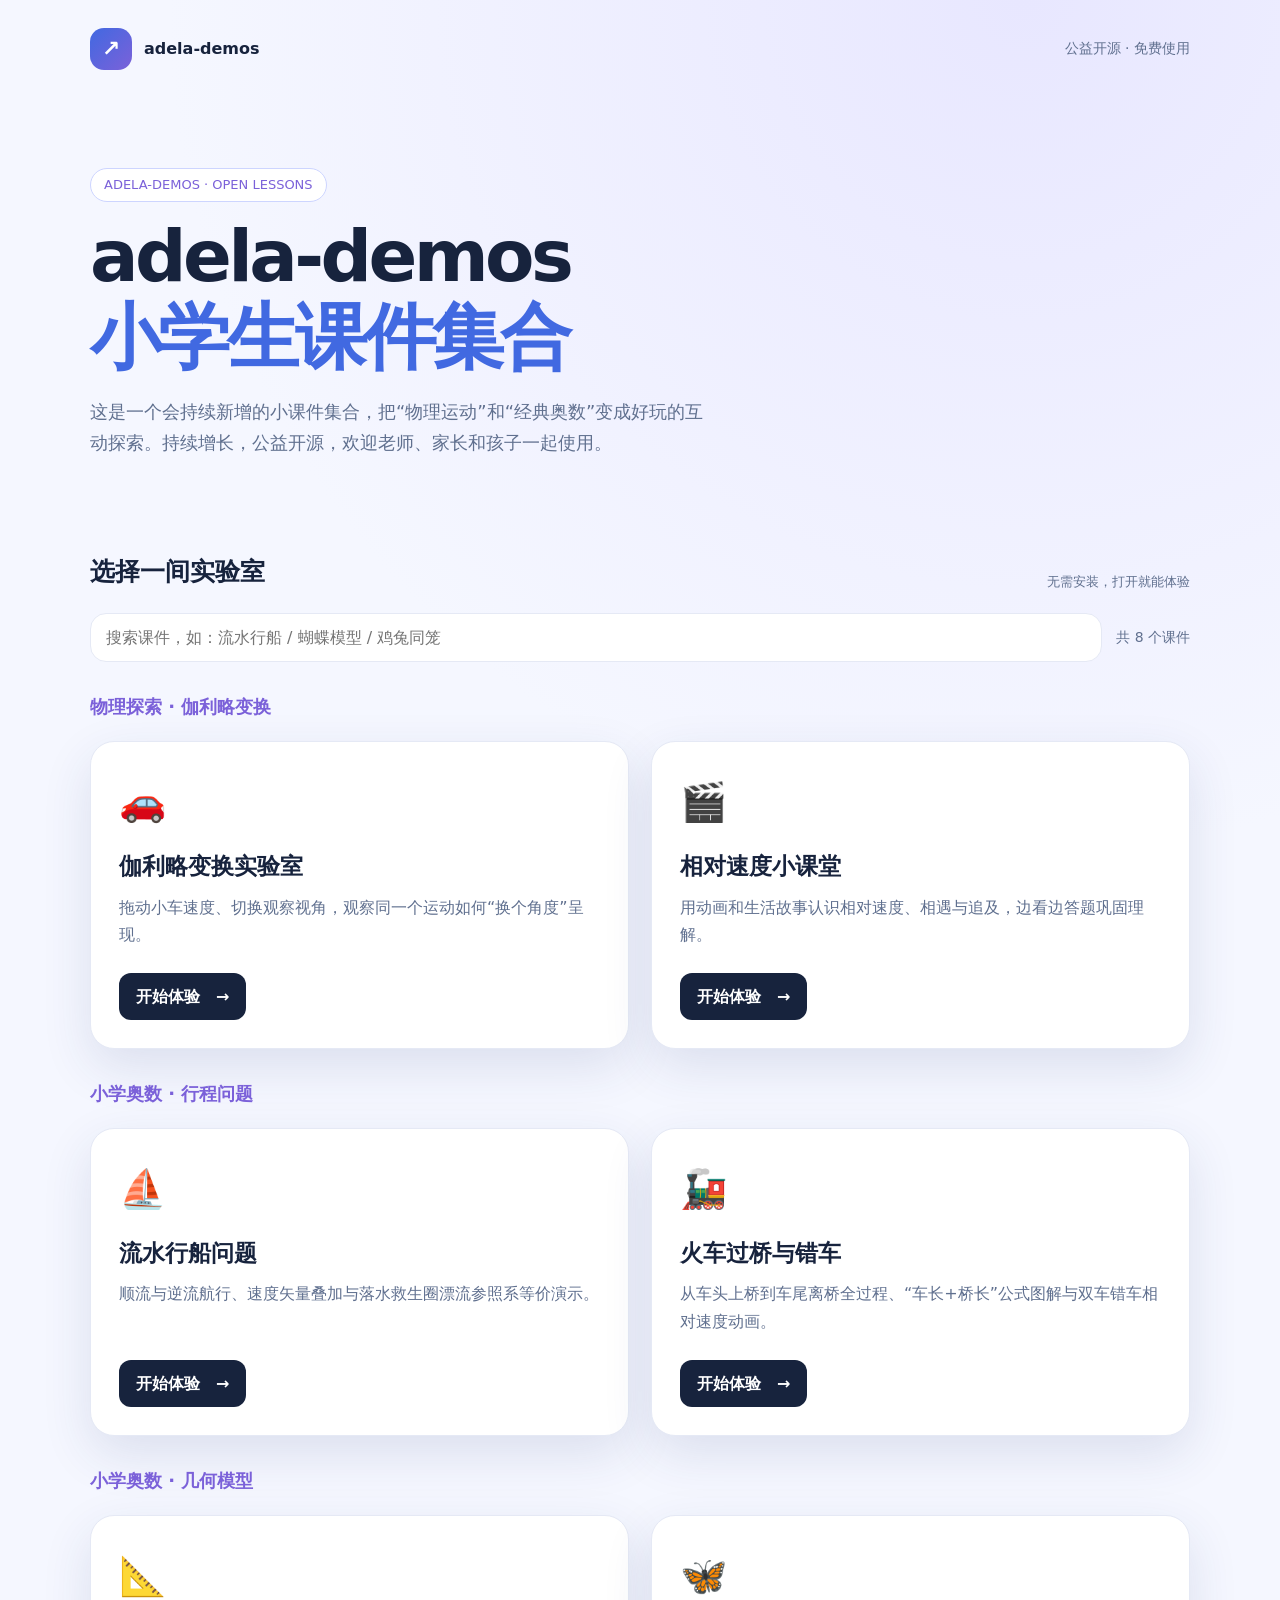
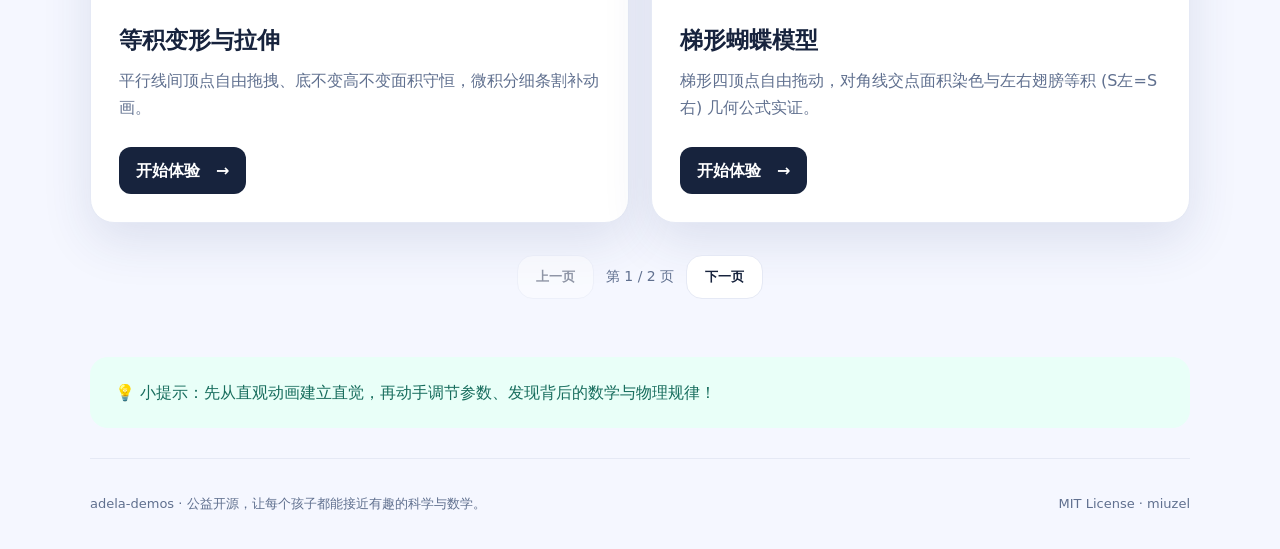
<file: index.html>
<!doctype html>
<html lang="zh-CN">
<head>
  <meta charset="UTF-8">
  <meta name="viewport" content="width=device-width, initial-scale=1">
  <meta name="description" content="adela-demos 是面向小学生的公益开源互动课件集合，将持续新增课件">
  <title>adela-demos · 小学生互动课件集合</title>
  <style>
    :root{--ink:#17233d;--muted:#60708f;--blue:#4169e1;--violet:#7b61d9;--mint:#21b89a;--bg:#f5f7ff;--card:#fff;--line:#e5e9f5;--shadow:0 18px 50px rgba(39,56,115,.12);--radius-md:16px;--radius-lg:24px}
    *{box-sizing:border-box}body{margin:0;color:var(--ink);font-family:"PingFang SC","Microsoft YaHei",system-ui,sans-serif;background:radial-gradient(circle at 80% 0,#e8e7ff 0,transparent 36%),var(--bg);line-height:1.7}
    .wrap{width:min(1100px,calc(100% - 36px));margin:auto}.top{display:flex;justify-content:space-between;align-items:center;padding:28px 0}.brand{display:flex;gap:12px;align-items:center;font-weight:800}.mark{display:grid;place-items:center;width:42px;height:42px;border-radius:14px;color:#fff;background:linear-gradient(135deg,var(--blue),var(--violet));font-size:22px}.tag{color:var(--blue);font-size:12px;letter-spacing:.14em;font-weight:800}.top a{color:var(--muted);text-decoration:none;font-size:14px}.hero{padding:70px 0 62px;max-width:760px}.hero h1{font-size:clamp(38px,7vw,72px);line-height:1.12;letter-spacing:-.05em;margin:14px 0 20px}.hero h1 em{font-style:normal;color:var(--blue)}.hero p{color:var(--muted);font-size:18px;max-width:620px}.badge{display:inline-block;border:1px solid #cdd5ff;border-radius:99px;padding:5px 13px;color:var(--violet);background:#fff;font-size:13px}.section-title{display:flex;justify-content:space-between;align-items:end;margin:12px 0 20px}.section-title h2{font-size:25px;margin:0}.section-title span{font-size:13px;color:var(--muted)}.catalog-tools{display:flex;align-items:center;gap:14px;margin-bottom:22px}.search-box{flex:1;min-height:48px;border:1px solid var(--line);border-radius:var(--radius-md);padding:10px 15px;background:var(--card);color:var(--ink);font:inherit;outline:none}.search-box:focus{border-color:var(--blue);box-shadow:0 0 0 3px rgba(65,105,225,.15)}.result-count{color:var(--muted);font-size:14px;white-space:nowrap}.cards{display:grid;grid-template-columns:repeat(2,1fr);gap:22px}.topic-group{grid-column:1/-1;display:grid;grid-template-columns:repeat(2,1fr);gap:22px}.topic-heading{grid-column:1/-1;margin:8px 0 -4px;font-size:18px;color:var(--violet)}.card{background:var(--card);border:1px solid var(--line);border-radius:24px;padding:28px;box-shadow:var(--shadow);display:flex;flex-direction:column;min-height:290px}.icon{font-size:38px}.card h3{font-size:23px;margin:13px 0 7px}.card p{color:var(--muted);margin:0 0 25px}.go{margin-top:auto;align-self:flex-start;background:var(--ink);color:#fff;text-decoration:none;border-radius:12px;padding:10px 17px;font-weight:700}.go:hover{background:var(--blue)}.pagination{display:flex;justify-content:center;align-items:center;gap:12px;margin:32px 0 16px}.page-btn{min-height:44px;padding:8px 18px;border:1px solid var(--line);border-radius:var(--radius-md);background:var(--card);color:var(--ink);font-weight:600;cursor:pointer}.page-btn:disabled{opacity:.45;cursor:not-allowed}.page-info{color:var(--muted);font-size:14px}.empty-state{grid-column:1/-1;text-align:center;padding:48px 0;color:var(--muted)}.note{margin:58px 0 30px;padding:22px 25px;border-radius:18px;background:#e9fff8;color:#176d5d}.footer{padding:34px 0;color:var(--muted);font-size:13px;border-top:1px solid var(--line);display:flex;justify-content:space-between}
    @media(max-width:680px){.wrap{width:min(100% - 28px,1100px)}.top{padding:18px 0}.top a{display:none}.hero{padding:46px 0 42px}.hero p{font-size:16px}.cards{grid-template-columns:1fr}.topic-group{grid-template-columns:1fr}.card{min-height:250px;padding:23px}.section-title{display:block}.section-title span{display:block;margin-top:5px}.catalog-tools{display:block}.search-box{width:100%}.result-count{display:block;margin-top:8px}.pagination{gap:8px}.footer{display:block}.footer span{display:block;margin:4px 0}}
  </style>
</head>
<body><div class="wrap"><header class="top"><div class="brand"><span class="mark">↗</span><span>adela-demos</span></div><a href="https://miuzel.github.io/adela-demos/">公益开源 · 免费使用</a></header>
  <main><section class="hero"><span class="badge">ADELA-DEMOS · OPEN LESSONS</span><h1>adela-demos<br><em>小学生课件集合</em></h1><p>这是一个会持续新增的小课件集合，把“物理运动”和“经典奥数”变成好玩的互动探索。持续增长，公益开源，欢迎老师、家长和孩子一起使用。</p></section>
  <section><div class="section-title"><h2>选择一间实验室</h2><span>无需安装，打开就能体验</span></div><div class="catalog-tools"><input class="search-box" id="demoSearch" type="search" placeholder="搜索课件，如：流水行船 / 蝴蝶模型 / 鸡兔同笼" aria-label="搜索课件"><span class="result-count" id="resultCount" aria-live="polite"></span></div><div class="cards" id="demoCards"></div><nav class="pagination" aria-label="课件分页"><button class="page-btn" id="prevPage" type="button">上一页</button><span class="page-info" id="pageInfo" aria-live="polite"></span><button class="page-btn" id="nextPage" type="button">下一页</button></nav></section><p class="note">💡 小提示：先从直观动画建立直觉，再动手调节参数、发现背后的数学与物理规律！</p></main>
  <footer class="footer"><span>adela-demos · 公益开源，让每个孩子都能接近有趣的科学与数学。</span><span>MIT License · miuzel</span></footer></div><script>
    const topics = [
      {
        name: '物理探索 · 伽利略变换',
        id: 'galilean-transform',
        demos: [
          {icon:'🚗', title:'伽利略变换实验室', desc:'拖动小车速度、切换观察视角，观察同一个运动如何“换个角度”呈现。', href:'demos/galilean-transform/galileo-lab/index.html'},
          {icon:'🎬', title:'相对速度小课堂', desc:'用动画和生活故事认识相对速度、相遇与追及，边看边答题巩固理解。', href:'demos/galilean-transform/relative-velocity/index.html'}
        ]
      },
      {
        name: '小学奥数 · 行程问题',
        id: 'trip-problems',
        demos: [
          {icon:'⛵', title:'流水行船问题', desc:'顺流与逆流航行、速度矢量叠加与落水救生圈漂流参照系等价演示。', href:'demos/boat-and-stream/index.html'},
          {icon:'🚂', title:'火车过桥与错车', desc:'从车头上桥到车尾离桥全过程、“车长+桥长”公式图解与双车错车相对速度动画。', href:'demos/train-crossing/index.html'}
        ]
      },
      {
        name: '小学奥数 · 几何模型',
        id: 'geometry-models',
        demos: [
          {icon:'📐', title:'等积变形与拉伸', desc:'平行线间顶点自由拖拽、底不变高不变面积守恒，微积分细条割补动画。', href:'demos/equal-area/index.html'},
          {icon:'🦋', title:'梯形蝴蝶模型', desc:'梯形四顶点自由拖动，对角线交点面积染色与左右翅膀等积 (S左=S右) 几何公式实证。', href:'demos/butterfly-model/index.html'}
        ]
      },
      {
        name: '小学奥数 · 数论与计数',
        id: 'number-counting',
        demos: [
          {icon:'🐔', title:'鸡兔同笼与假设法', desc:'趣味“全体动物听口令抬起两只脚”金鸡独立动画、脚数递减计数器与面积假设法。', href:'demos/chicken-rabbit/index.html'},
          {icon:'🕊️', title:'抽屉原理与最不利原则', desc:'小球/苹果分配进抽屉，动画演示“最倒霉的最不利原则”并自动高亮鸽巢抽屉。', href:'demos/pigeonhole/index.html'}
        ]
      }
    ];
    const allDemos = topics.flatMap(topic => topic.demos.map(demo => ({...demo, topic:topic.name})));
    const pageSize = 6;
    let currentPage = 1;
    let filteredDemos = allDemos;
    const cards = document.querySelector('#demoCards');
    const search = document.querySelector('#demoSearch');
    const resultCount = document.querySelector('#resultCount');
    const pageInfo = document.querySelector('#pageInfo');
    const prevPage = document.querySelector('#prevPage');
    const nextPage = document.querySelector('#nextPage');
    function renderDemos(){
      const totalPages = Math.max(1, Math.ceil(filteredDemos.length / pageSize));
      currentPage = Math.min(currentPage, totalPages);
      const start = (currentPage - 1) * pageSize;
      const visible = filteredDemos.slice(start, start + pageSize);
      const groups = visible.reduce((result, demo) => { (result[demo.topic] ||= []).push(demo); return result; }, {});
      cards.innerHTML = visible.length ? Object.entries(groups).map(([topic, topicDemos]) => `<div class="topic-group"><h3 class="topic-heading">${topic}</h3>${topicDemos.map(demo => `<article class="card"><div class="icon">${demo.icon}</div><h3>${demo.title}</h3><p>${demo.desc}</p><a class="go" href="viewer.html?src=${encodeURIComponent(demo.href)}&amp;title=${encodeURIComponent(demo.title)}">开始体验　→</a></article>`).join('')}</div>`).join('') : '<div class="empty-state">没有找到匹配的课件，试试其他关键词吧。</div>';
      resultCount.textContent = `共 ${filteredDemos.length} 个课件`;
      pageInfo.textContent = `第 ${currentPage} / ${totalPages} 页`;
      prevPage.disabled = currentPage === 1;
      nextPage.disabled = currentPage === totalPages;
    }
    search.addEventListener('input', () => {
      const keyword = search.value.trim().toLowerCase();
      filteredDemos = allDemos.filter(demo => `${demo.title} ${demo.desc}`.toLowerCase().includes(keyword));
      currentPage = 1;
      renderDemos();
    });
    prevPage.addEventListener('click', () => { if (currentPage > 1) { currentPage--; renderDemos(); } });
    nextPage.addEventListener('click', () => { if (currentPage < Math.ceil(filteredDemos.length / pageSize)) { currentPage++; renderDemos(); } });
    renderDemos();
  </script></body></html>
</file>
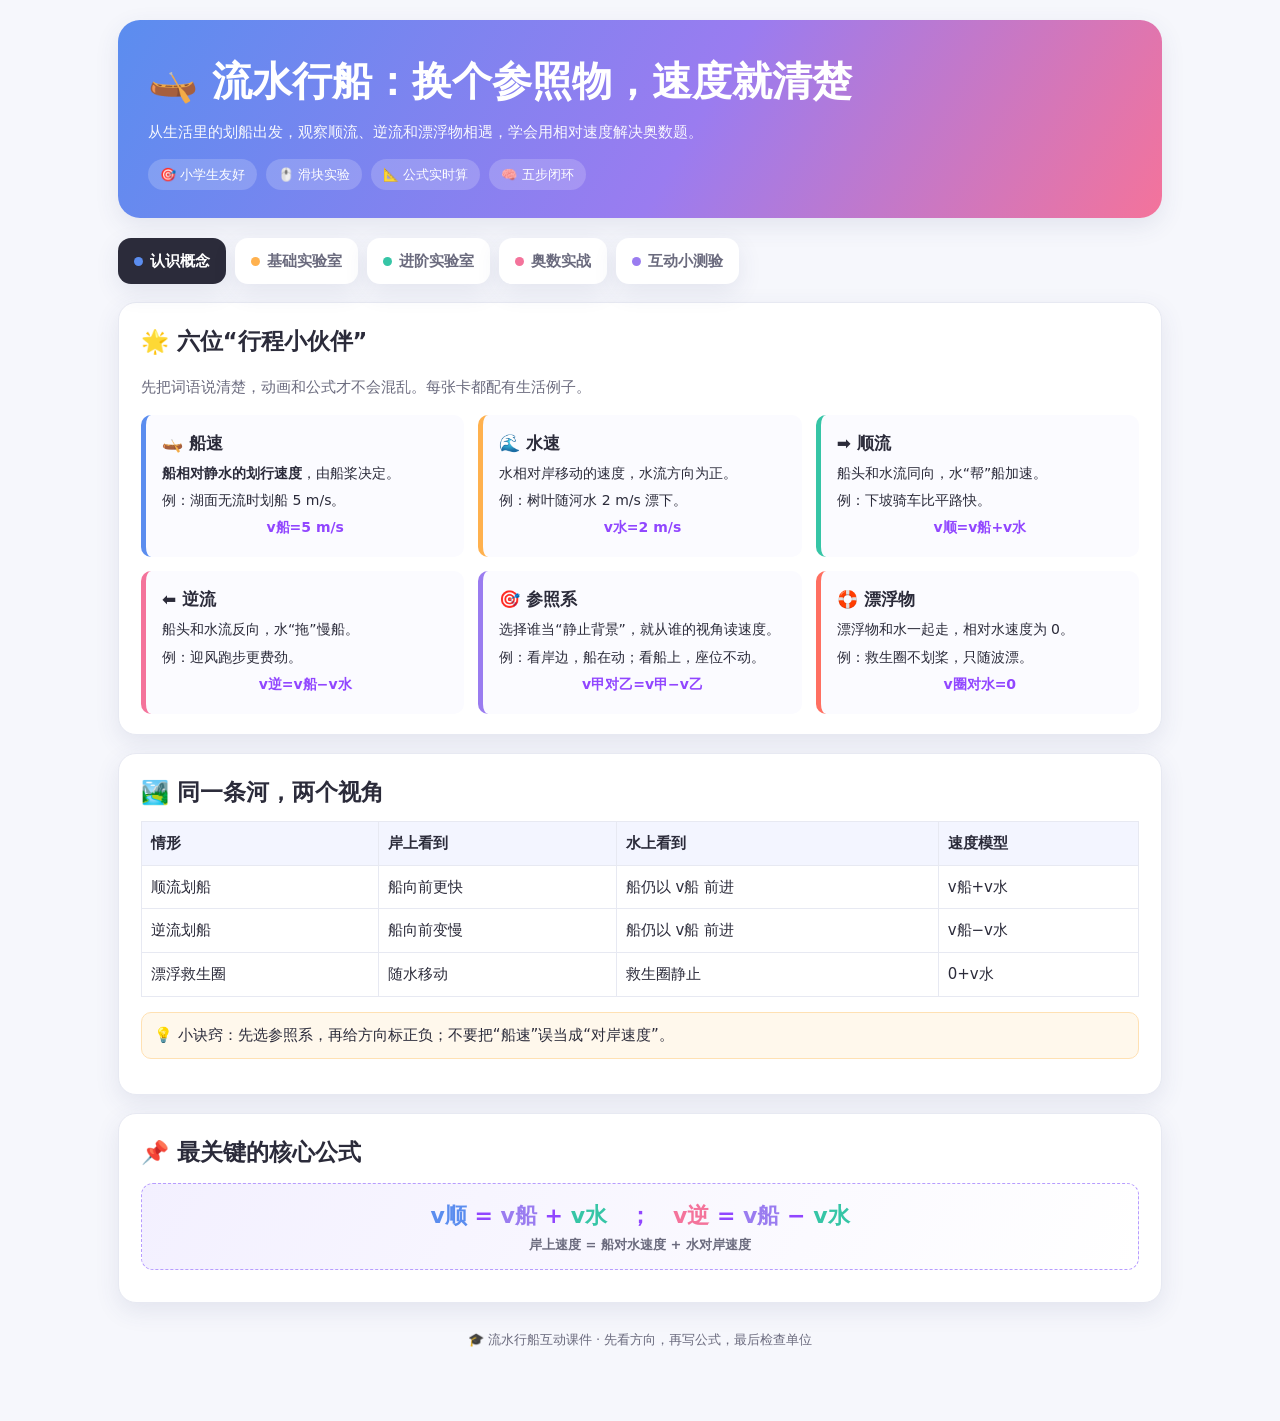
<file: demos/boat-and-stream/index.html>
<!doctype html>
<html lang="zh-CN">
<head>
<meta charset="utf-8">
<meta name="viewport" content="width=device-width,initial-scale=1">
<title>流水行船 · 奥数行程问题</title>
<style>
:root{
--c1:#5b8def;
--c2:#ffb14e;
--c3:#36c5a6;
--c4:#f4739b;
--c5:#9a7cf0;
--ink:#2b2b3a;
--muted:#6b6b7e;
--bg:#f6f7fc;
--card:#fff;
--line:#e7e9f2;
--shadow:0 8px 24px rgba(60,70,120,.1)
}*{
box-sizing:border-box
}body{
margin:0;
background:var(--bg);
color:var(--ink);
font:15px/1.65 "PingFang SC","Microsoft YaHei",system-ui,sans-serif
}.wrap{
max-width:1080px;
margin:auto;
padding:20px 18px 70px
}.hero{
color:#fff;
border-radius:22px;
padding:28px 30px;
background:linear-gradient(120deg,#5b8def,#9a7cf0 55%,#f4739b);
box-shadow:var(--shadow)
}h1{
margin:0 0 6px;
font-size:clamp(26px,5vw,40px)
}h2{
margin:0 0 4px
}h3{
color:var(--c1)
}.hero p{
margin:0;
opacity:.95
}.badges,.tabs,.controls,.actions,.legend{
display:flex;
gap:9px;
flex-wrap:wrap;
align-items:center
}.badges{
margin-top:14px
}.badge{
padding:5px 12px;
border-radius:99px;
background:#ffffff2e;
font-size:13px
}.tabs{
margin:20px 0 18px
}.tab,.btn{
min-height:46px;
border:0;
border-radius:13px;
padding:10px 16px;
font:inherit;
font-weight:700;
cursor:pointer;
background:#fff;
color:var(--muted);
box-shadow:var(--shadow)
}.tab.active,.btn.primary{
background:var(--ink);
color:#fff
}.tab .dot{
display:inline-block;
width:9px;
height:9px;
border-radius:50%;
margin-right:7px
}.panel{
display:none
}.panel.active{
display:block;
animation:fade .35s ease
}@keyframes fade{
from{
opacity:0;
transform:translateY(6px)
}
}.card{
background:var(--card);
border:1px solid var(--line);
border-radius:18px;
padding:20px 22px;
box-shadow:var(--shadow);
margin-bottom:18px
}.lead,.small,.hint{
color:var(--muted)
}.grid{
display:grid;
gap:14px
}.g3{
grid-template-columns:repeat(auto-fit,minmax(260px,1fr))
}.g2{
grid-template-columns:repeat(auto-fit,minmax(300px,1fr))
}.concept{
border-left:5px solid var(--c1);
background:#fbfbff;
border-radius:10px;
padding:14px 16px
}.concept h4{
margin:0 0 5px;
font-size:17px
}.concept h4 span{
font-size:23px;
margin-right:7px
}.concept p{
margin:4px 0;
font-size:14px
}.formula{
font-weight:800;
text-align:center;
color:#9146ff;
font-size:17px
}.fx{
text-align:center;
padding:14px;
border-radius:12px;
background:linear-gradient(120deg,#f3f0ff,#fff);
border:1px dashed #b79cff;
font-size:22px;
font-weight:800;
color:#9146ff;
margin:12px 0
}table{
width:100%;
border-collapse:collapse;
margin-top:10px
}th,td{
border:1px solid var(--line);
padding:9px;
text-align:left
}th{
background:#f3f5ff
}.ctrl{
display:flex;
flex-direction:column;
gap:2px;
min-width:190px
}.ctrl label{
font-size:13px;
font-weight:700;
color:var(--muted)
}.val{
font-weight:800;
color:var(--c1)
}input[type=range]{
width:100%;
accent-color:var(--c1);
min-height:44px
}.seg{
display:flex;
gap:6px;
flex-wrap:wrap;
background:#eef0f8;
padding:4px;
border-radius:12px
}.seg button{
min-height:44px;
border:0;
border-radius:9px;
padding:7px 13px;
background:transparent;
font:inherit;
cursor:pointer
}.seg button.on{
background:#fff;
box-shadow:0 2px 8px #0001
}.demo{
width:100%;
height:auto;
background:#fff;
border:1px solid var(--line);
border-radius:14px;
display:block
}.legend{
font-size:13px;
color:var(--muted);
margin-top:8px
}.key{
display:inline-flex;
gap:6px;
align-items:center
}.swatch{
width:14px;
height:14px;
border-radius:4px
}.answer{
display:none;
background:#edfff7;
border:1px solid #bfeede;
padding:12px;
border-radius:12px;
margin-top:12px
}.answer.show{
display:block
}.steps{
display:grid;
grid-template-columns:repeat(3,1fr);
gap:10px
}.step{
padding:13px;
background:#f3f5ff;
border-radius:12px;
text-align:center
}.q{
border:1px solid var(--line);
border-radius:12px;
padding:14px;
margin:12px 0;
background:#fbfbff
}.qt{
font-weight:700;
margin-bottom:9px
}.opt{
display:block;
border:1px solid var(--line);
border-radius:10px;
padding:9px 12px;
margin:6px 0;
background:#fff;
cursor:pointer
}.opt:hover{
border-color:var(--c1)
}.opt.correct{
background:#eafff5;
border-color:var(--c3);
color:#08775e
}.opt.wrong{
background:#ffeef1;
border-color:var(--c4);
color:#c03a56
}.expl{
display:none;
color:var(--muted);
padding:8px;
background:#fff;
border-radius:8px
}.expl.show{
display:block
}.note{
background:#fff8ec;
border:1px solid #ffe1b3;
border-radius:10px;
padding:10px 12px
}footer{
text-align:center;
color:var(--muted);
font-size:13px;
margin-top:26px
}@media(max-width:680px){
.wrap{
padding:12px 10px 50px
}.card{
padding:16px
}.steps{
grid-template-columns:1fr
}.ctrl{
min-width:100%
}.tab{
flex:1 1 140px
}
}@media(prefers-reduced-motion:reduce){
.panel.active{
animation:none
}.tab,.btn{
transition:none
}
}
</style>
</head>
<body>
<div class="wrap">
<header class="hero">
<h1>🛶 流水行船：换个参照物，速度就清楚</h1>
<p>从生活里的划船出发，观察顺流、逆流和漂浮物相遇，学会用相对速度解决奥数题。</p>
<div class="badges">
<span class="badge">🎯 小学生友好</span>
<span class="badge">🖱️ 滑块实验</span>
<span class="badge">📐 公式实时算</span>
<span class="badge">🧠 五步闭环</span>
</div>
</header>
<nav class="tabs" role="tablist" aria-label="课程板块">
<button class="tab active" role="tab" data-p="concept">
<span class="dot" style="background:#5b8def">
</span>认识概念</button>
<button class="tab" role="tab" data-p="basic">
<span class="dot" style="background:#ffb14e">
</span>基础实验室</button>
<button class="tab" role="tab" data-p="advanced">
<span class="dot" style="background:#36c5a6">
</span>进阶实验室</button>
<button class="tab" role="tab" data-p="solve">
<span class="dot" style="background:#f4739b">
</span>奥数实战</button>
<button class="tab" role="tab" data-p="quiz">
<span class="dot" style="background:#9a7cf0">
</span>互动小测验</button>
</nav>
<section id="concept" class="panel active">
<div class="card">
<h2>🌟 六位“行程小伙伴”</h2>
<p class="lead">先把词语说清楚，动画和公式才不会混乱。每张卡都配有生活例子。</p>
<div class="grid g3">
<article class="concept">
<h4>🛶 船速</h4>
<p>
<b>船相对静水的划行速度</b>，由船桨决定。</p>
<p>例：湖面无流时划船 5 m/s。</p>
<p class="formula">v船=5 m/s</p>
</article>
<article class="concept" style="border-color:var(--c2)">
<h4>🌊 水速</h4>
<p>水相对岸移动的速度，水流方向为正。</p>
<p>例：树叶随河水 2 m/s 漂下。</p>
<p class="formula">v水=2 m/s</p>
</article>
<article class="concept" style="border-color:var(--c3)">
<h4>➡️ 顺流</h4>
<p>船头和水流同向，水“帮”船加速。</p>
<p>例：下坡骑车比平路快。</p>
<p class="formula">v顺=v船+v水</p>
</article>
<article class="concept" style="border-color:var(--c4)">
<h4>⬅️ 逆流</h4>
<p>船头和水流反向，水“拖”慢船。</p>
<p>例：迎风跑步更费劲。</p>
<p class="formula">v逆=v船−v水</p>
</article>
<article class="concept" style="border-color:var(--c5)">
<h4>🎯 参照系</h4>
<p>选择谁当“静止背景”，就从谁的视角读速度。</p>
<p>例：看岸边，船在动；看船上，座位不动。</p>
<p class="formula">v甲对乙=v甲−v乙</p>
</article>
<article class="concept" style="border-color:#ff6f61">
<h4>🛟 漂浮物</h4>
<p>漂浮物和水一起走，相对水速度为 0。</p>
<p>例：救生圈不划桨，只随波漂。</p>
<p class="formula">v圈对水=0</p>
</article>
</div>
</div>
<div class="card">
<h2>🏞️ 同一条河，两个视角</h2>
<table>
<thead>
<tr>
<th>情形</th>
<th>岸上看到</th>
<th>水上看到</th>
<th>速度模型</th>
</tr>
</thead>
<tbody>
<tr>
<td>顺流划船</td>
<td>船向前更快</td>
<td>船仍以 v船 前进</td>
<td>v船+v水</td>
</tr>
<tr>
<td>逆流划船</td>
<td>船向前变慢</td>
<td>船仍以 v船 前进</td>
<td>v船−v水</td>
</tr>
<tr>
<td>漂浮救生圈</td>
<td>随水移动</td>
<td>救生圈静止</td>
<td>0+v水</td>
</tr>
</tbody>
</table>
<p class="note">💡 小诀窍：先选参照系，再给方向标正负；不要把“船速”误当成“对岸速度”。</p>
</div>
<div class="card">
<h2>📌 最关键的核心公式</h2>
<div class="fx">
<span style="color:var(--c1)">v顺</span> = <span style="color:var(--c5)">v船</span> + <span style="color:var(--c3)">v水</span>　；　<span style="color:var(--c4)">v逆</span> = <span style="color:var(--c5)">v船</span> − <span style="color:var(--c3)">v水</span>
<small style="display:block;
font-size:13px;
color:var(--muted)">岸上速度 = 船对水速度 + 水对岸速度</small>
</div>
</div>
</section>
<section id="basic" class="panel">
<div class="card">
<h2>🔬 基础实验室：顺流与逆流</h2>
<p class="lead">拖动参数，观察船、漂浮物和速度箭头。播放不会重置位置，重置会恢复初值。</p>
<div class="controls">
<div class="ctrl">
<label>静水船速 v船</label>
<input id="boat" type="range" min="1" max="10" step=".5" value="5">
<span class="val" id="boatV">
</span>
</div>
<div class="ctrl">
<label>水流速 v水</label>
<input id="water" type="range" min="0" max="6" step=".5" value="2">
<span class="val" id="waterV">
</span>
</div>
<div class="ctrl">
<label>航行方向</label>
<div class="seg" id="basicDir">
<button class="on" data-dir="1">向右 →</button>
<button data-dir="-1">← 向左</button>
</div>
</div>
<div class="ctrl">
<label>观察视角</label>
<div class="seg" id="basicRef">
<button class="on" data-ref="岸上">🏞️ 岸上</button>
<button data-ref="水上">🌊 水上</button>
</div>
</div>
</div>
<canvas id="basicCanvas" class="demo" width="940" height="370" aria-label="顺流逆流动态模拟">
</canvas>
<div class="legend">
<span class="key">
<i class="swatch" style="background:#5b8def">
</i>船相对岸</span>
<span class="key">
<i class="swatch" style="background:#36c5a6">
</i>水流与漂浮物</span>
<span class="key">
<i class="swatch" style="background:#9a7cf0">
</i>船相对水</span>
</div>
<p class="fx" id="basicFx">
</p>
<div class="actions">
<button class="btn primary" id="basicPlay">▶ 播放</button>
<button class="btn" id="basicReset">↺ 重置</button>
</div>
</div>
</section>
<section id="advanced" class="panel">
<div class="card">
<h2>🛟 进阶实验室：救生圈漂流相遇</h2>
<p class="lead">两船相向，救生圈随水漂。切换岸上 / 水上参照系观察：在水系中救生圈「停」在原地，相遇立即变得和静水一样简单。</p>
<div class="controls">
<div class="ctrl">
<label>初始距离 d</label>
<input id="dist" type="range" min="100" max="300" value="180">
<span class="val" id="distV">
</span>
</div>
<div class="ctrl">
<label>两船静水速度（各自）</label>
<input id="meetSpeed" type="range" min="1" max="8" value="4">
<span class="val" id="meetV">
</span>
</div>
<div class="ctrl">
<label>水流速度</label>
<input id="meetWater" type="range" min="0" max="6" value="2">
<span class="val" id="meetW">
</span>
</div>
<div class="ctrl">
<label>参照系</label>
<div class="seg" id="advRef">
<button class="on" data-ref="岸上">🏞️ 岸上</button>
<button data-ref="水上">🌊 水上</button>
</div>
</div>
</div>
<canvas id="advCanvas" class="demo" width="940" height="350" aria-label="救生圈相遇动态模拟">
</canvas>
<p class="fx" id="meetFx">
</p>
<p class="note" id="advNote">
</p>
<div class="actions">
<button class="btn primary" id="advPlay">▶ 播放</button>
<button class="btn" id="advReset">↺ 重置</button>
</div>
</div>
</section>
<section id="solve" class="panel">
<div class="card">
<h2>🧮 奥数实战：一题三步算清</h2>
<p>一艘船静水速度 5 m/s，水流 2 m/s，顺流航行 140 m。需要多少秒？输入你的参数即时验证。</p>
<div class="controls">
<div class="ctrl">
<label>路程 s（m）</label>
<input id="solveD" type="number" min="1" value="140">
</div>
<div class="ctrl">
<label>静水船速（m/s）</label>
<input id="solveB" type="number" min="0" value="5">
</div>
<div class="ctrl">
<label>水速（m/s）</label>
<input id="solveW" type="number" min="0" value="2">
</div>
<div class="ctrl">
<label>方向</label>
<div class="seg" id="solveDir">
<button class="on" data-dir="down">顺流</button>
<button data-dir="up">逆流</button>
</div>
</div>
</div>
<div class="answer show" id="solveAnswer">
</div>
<div class="steps">
<div class="step">① 找关键量<br>
<small>路程、船速、水速</small>
</div>
<div class="step">② 统一参照<br>
<small>顺流加、逆流减</small>
</div>
<div class="step">③ 套模型<br>
<small>时间=路程÷速度</small>
</div>
</div>
</div>
</section>
<section id="quiz" class="panel">
<div class="card">
<h2>🧩 互动小测验</h2>
<p class="lead">每题点击后立即显示对错和详细解析。</p>
<div class="q">
<div class="qt">1️⃣ 船静水速度 6 m/s，水速 2 m/s，顺流速度是？</div>
<div class="opt" data-ok="0">A. 4 m/s</div>
<div class="opt" data-ok="1">B. 8 m/s</div>
<div class="opt" data-ok="0">C. 12 m/s</div>
<div class="expl">顺流同方向相加：6+2=8 m/s。</div>
</div>
<div class="q">
<div class="qt">2️⃣ 漂浮救生圈相对水的速度是多少？</div>
<div class="opt" data-ok="1">A. 0 m/s</div>
<div class="opt" data-ok="0">B. 水速</div>
<div class="opt" data-ok="0">C. 船速</div>
<div class="expl">它没有划桨，和水一起走，所以相对水静止。</div>
</div>
<div class="q">
<div class="qt">3️⃣ 逆流时船速为什么变小？</div>
<div class="opt" data-ok="0">A. 船变短了</div>
<div class="opt" data-ok="1">B. 船和水流方向相反</div>
<div class="opt" data-ok="0">C. 岸在移动</div>
<div class="expl">相反方向的速度抵消：v逆=v船−v水。</div>
</div>
<div class="q">
<div class="qt">4️⃣ 顺流航行 70m，速度 7m/s，时间是？</div>
<div class="opt" data-ok="0">A. 7s</div>
<div class="opt" data-ok="1">B. 10s</div>
<div class="opt" data-ok="0">C. 14s</div>
<div class="expl">时间=路程÷速度=70÷7=10s。</div>
</div>
<div class="q">
<div class="qt">5️⃣ 换到水的参照系，水流速度变成？</div>
<div class="opt" data-ok="1">A. 0 m/s</div>
<div class="opt" data-ok="0">B. 仍是 2 m/s</div>
<div class="opt" data-ok="0">C. 变成船速</div>
<div class="expl">参照物就是水，水相对自己当然静止；船只剩下 v船。</div>
</div>
</div>
</section>
<footer>🎓 流水行船互动课件 · 先看方向，再写公式，最后检查单位</footer>
</div>
<script>
'use strict';
const $=id=>document.getElementById(id),clamp=(x,a,b)=>Math.max(a,Math.min(b,x)),reduce=matchMedia('(prefers-reduced-motion: reduce)').matches;
let state={
t:0,playing:false,ref:'岸上',advRef:'岸上',dir:'down',basicDir:1,last:0
};
const bc=$('basicCanvas'),bctx=bc.getContext('2d'),ac=$('advCanvas'),actx=ac.getContext('2d');
function arrow(c,x,y,dx,color,label){
c.strokeStyle=color;
c.fillStyle=color;
c.lineWidth=4;
c.beginPath();
c.moveTo(x,y);
c.lineTo(x+dx,y);
c.stroke();
c.beginPath();
c.moveTo(x+dx,y);
c.lineTo(x+dx-(dx>0?10:-10),y-6);
c.lineTo(x+dx-(dx>0?10:-10),y+6);
c.fill();
c.font='bold 14px system-ui';
c.fillText(label,x+dx/2-18,y-10)
}function drawBoat(c,x,y,color,label,dir=1){
 c.save();
 if(dir<0){c.translate(x+110,0);c.scale(-1,1);x=0}
 c.fillStyle=color;
 c.fillRect(x,y,110,30);
 c.fillStyle='#17233d';
 c.beginPath();
 c.moveTo(x+110,y);
 c.lineTo(x+128,y+15);
 c.lineTo(x+110,y+30);
 c.fill();
 c.fillStyle='#fff';c.font='bold 14px system-ui';c.fillText(label,x+38,y+20);c.restore()
}function basicDraw(){
let boat=+$('boat').value,water=+$('water').value;
bctx.clearRect(0,0,940,370);
bctx.fillStyle='#e7f8ff';
bctx.fillRect(0,0,940,370);
bctx.fillStyle='#60708f';
bctx.font='14px system-ui';
bctx.fillText('岸上坐标：向右为正　水流 →',28,30);
let waterView=state.ref==='水上';
let leafShift=waterView?0:state.t*water*20;
for(let x=50+leafShift%90;x<920;x+=90){
 bctx.fillStyle='#36c5a6';bctx.beginPath();bctx.arc(x,120,6,0,7);bctx.fill();
 bctx.fillStyle='#8bb26d';bctx.fillRect(x-3,68,6,45);
}
let direction=state.basicDir;
// 船相对水的速度（带方向）：船头向右为 +v船，向左为 -v船。
let boatSigned=direction*boat;
// 相对岸的速度 = 船对水速度 + 水对岸速度。水上参照系里水静止，只剩船速。
let netSigned=waterView?boatSigned:boatSigned+water;
let netMag=Math.abs(netSigned);
let bx=netSigned>=0?80+(state.t*netSigned*25)%650:730-(state.t*netMag*25)%650;
drawBoat(bctx,bx,145,'#5b8def','船',direction);
arrow(bctx,bx+55,205,boatSigned*13,'#9a7cf0','v船');
arrow(bctx,bx+55,245,water*13,'#36c5a6','v水');
arrow(bctx,bx+55,285,netSigned*13,'#5b8def',waterView?'水系 v船':(direction>0?'岸上 v顺':'岸上 v逆'));
bctx.fillStyle='#17233d';
bctx.fillText(waterView?'水上参照：漂浮物静止，水流速度为 0，船速 = v船':'岸上参照：水流向右，船相对岸速度 = v船 ± v水',28,345);
$('boatV').textContent=boat.toFixed(1)+' m/s';
$('waterV').textContent=water.toFixed(1)+' m/s';
let fx;
if(waterView){
 fx='水系：v船对水 = '+boat.toFixed(1)+' m/s（方向由船头决定）';
}else if(direction>0){
 fx='岸系（顺流）：v顺 = v船 + v水 = '+boat.toFixed(1)+' + '+water.toFixed(1)+' = '+(boat+water).toFixed(1)+' m/s';
}else{
 let rev=boat-water;
 fx='岸系（逆流）：v逆 = v船 − v水 = '+boat.toFixed(1)+' − '+water.toFixed(1)+' = '+rev.toFixed(1)+' m/s'+(rev<0?'（水速大于船速，船被推向右边）':'');
}
$('basicFx').innerHTML=fx;
}function advDraw(){
let d=+$('dist').value,s=+$('meetSpeed').value,w=+$('meetWater').value,meet=d/(2*s),p=clamp(state.t/meet,0,1),ref=state.advRef;
actx.clearRect(0,0,940,350);
actx.fillStyle='#e7f8ff';
actx.fillRect(0,0,940,350);
let drift=ref==='水上'?0:state.t*w*12,left=110+p*300+drift,right=830-p*300+drift;
drawBoat(actx,left-55,145,'#5b8def','甲');
drawBoat(actx,right-55,145,'#f4739b','乙');
actx.strokeStyle='#36c5a6';
actx.lineWidth=6;
actx.beginPath();
actx.arc(470+drift,100,14,0,7);
actx.stroke();
actx.fillStyle='#17233d';
actx.font='14px system-ui';
actx.fillText(ref==='水上'?'水上参照：救生圈静止，两船相向靠近':'岸上参照：救生圈随水流漂移',30,30);
actx.fillText('救生圈',450+drift,75);
arrow(actx,left,220,s*15,'#5b8def','甲 v');
arrow(actx,right,260,-s*15,'#f4739b','乙 v');
$('distV').textContent=d+' m';
$('meetV').textContent=s+' m/s';
$('meetW').textContent=w+' m/s';
$('meetFx').textContent='相遇时间 = '+d+' ÷ ('+s+' + '+s+') = '+meet.toFixed(1)+' s';
$('advNote').textContent='动画进度 '+(p*100).toFixed(0)+'%：'+(ref==='水上'?'换参照系后，救生圈保持在中线。':'漂浮物与水一起向右漂移。')
}function loop(now){
let dt=state.last?Math.min((now-state.last)/1000,.05):0;
state.last=now;
if(state.playing)state.t+=dt;
basicDraw();
advDraw();
if(state.playing)requestAnimationFrame(loop)
}function toggle(which){
state.playing=!state.playing;
$('basicPlay').textContent=state.playing?'Ⅱ 暂停':'▶ 播放';
$('advPlay').textContent=state.playing?'Ⅱ 暂停':'▶ 播放';
if(state.playing){
state.last=0;
requestAnimationFrame(loop)
}
}['boat','water','dist','meetSpeed','meetWater'].forEach(id=>$(id).addEventListener('input',()=>{
basicDraw();
advDraw()
}));
$('basicPlay').onclick=()=>toggle('basic');
$('advPlay').onclick=()=>toggle('adv');
$('basicReset').onclick=()=>{
state.t=0;
state.playing=false;
basicDraw()
};
$('advReset').onclick=()=>{
state.t=0;
state.playing=false;
advDraw()
};
document.querySelectorAll('#basicRef button').forEach(b=>b.onclick=()=>{
state.ref=b.dataset.ref;
document.querySelectorAll('#basicRef button').forEach(x=>x.classList.toggle('on',x===b));
basicDraw()
});
document.querySelectorAll('#advRef button').forEach(b=>b.onclick=()=>{
state.advRef=b.dataset.ref;
document.querySelectorAll('#advRef button').forEach(x=>x.classList.toggle('on',x===b));
advDraw()
});
document.querySelectorAll('#basicDir button').forEach(b=>b.onclick=()=>{
state.basicDir=+b.dataset.dir;
document.querySelectorAll('#basicDir button').forEach(x=>x.classList.toggle('on',x===b));
basicDraw()
});
document.querySelectorAll('#solveDir [data-dir]').forEach(b=>b.onclick=()=>{
state.dir=b.dataset.dir;
document.querySelectorAll('#solveDir [data-dir]').forEach(x=>x.classList.toggle('on',x===b));
solve()
});
function solve(){
let d=+$('solveD').value||0,b=+$('solveB').value||0,w=+$('solveW').value||0,v=state.dir==='down'?b+w:b-w,t=v>0?d/v:Infinity;
$('solveAnswer').innerHTML=v>0?'✅ '+(state.dir==='down'?'顺流':'逆流')+'速度 = '+b+(state.dir==='down'?'+':'−')+w+' = '+v.toFixed(1)+' m/s；<br>时间 = '+d+' ÷ '+v.toFixed(1)+' = <b>'+t.toFixed(1)+' 秒</b>':'⚠️ 逆流速度不能为 0 或负数，请提高船速。'
}['solveD','solveB','solveW'].forEach(id=>$(id).addEventListener('input',solve));
document.querySelectorAll('.q').forEach(q=>q.querySelectorAll('.opt').forEach(o=>o.onclick=()=>{
q.querySelectorAll('.opt').forEach(x=>x.classList.remove('correct','wrong'));
o.classList.add(o.dataset.ok==='1'?'correct':'wrong');
q.querySelector('.expl').classList.add('show')
}));
document.querySelectorAll('.tab').forEach(b=>b.onclick=()=>{
document.querySelectorAll('.tab').forEach(x=>x.classList.toggle('active',x===b));
document.querySelectorAll('.panel').forEach(x=>x.classList.toggle('active',x.id===b.dataset.p));
basicDraw();
advDraw()
});
solve();
basicDraw();
advDraw();

</script>
</body>
</html>
</file>
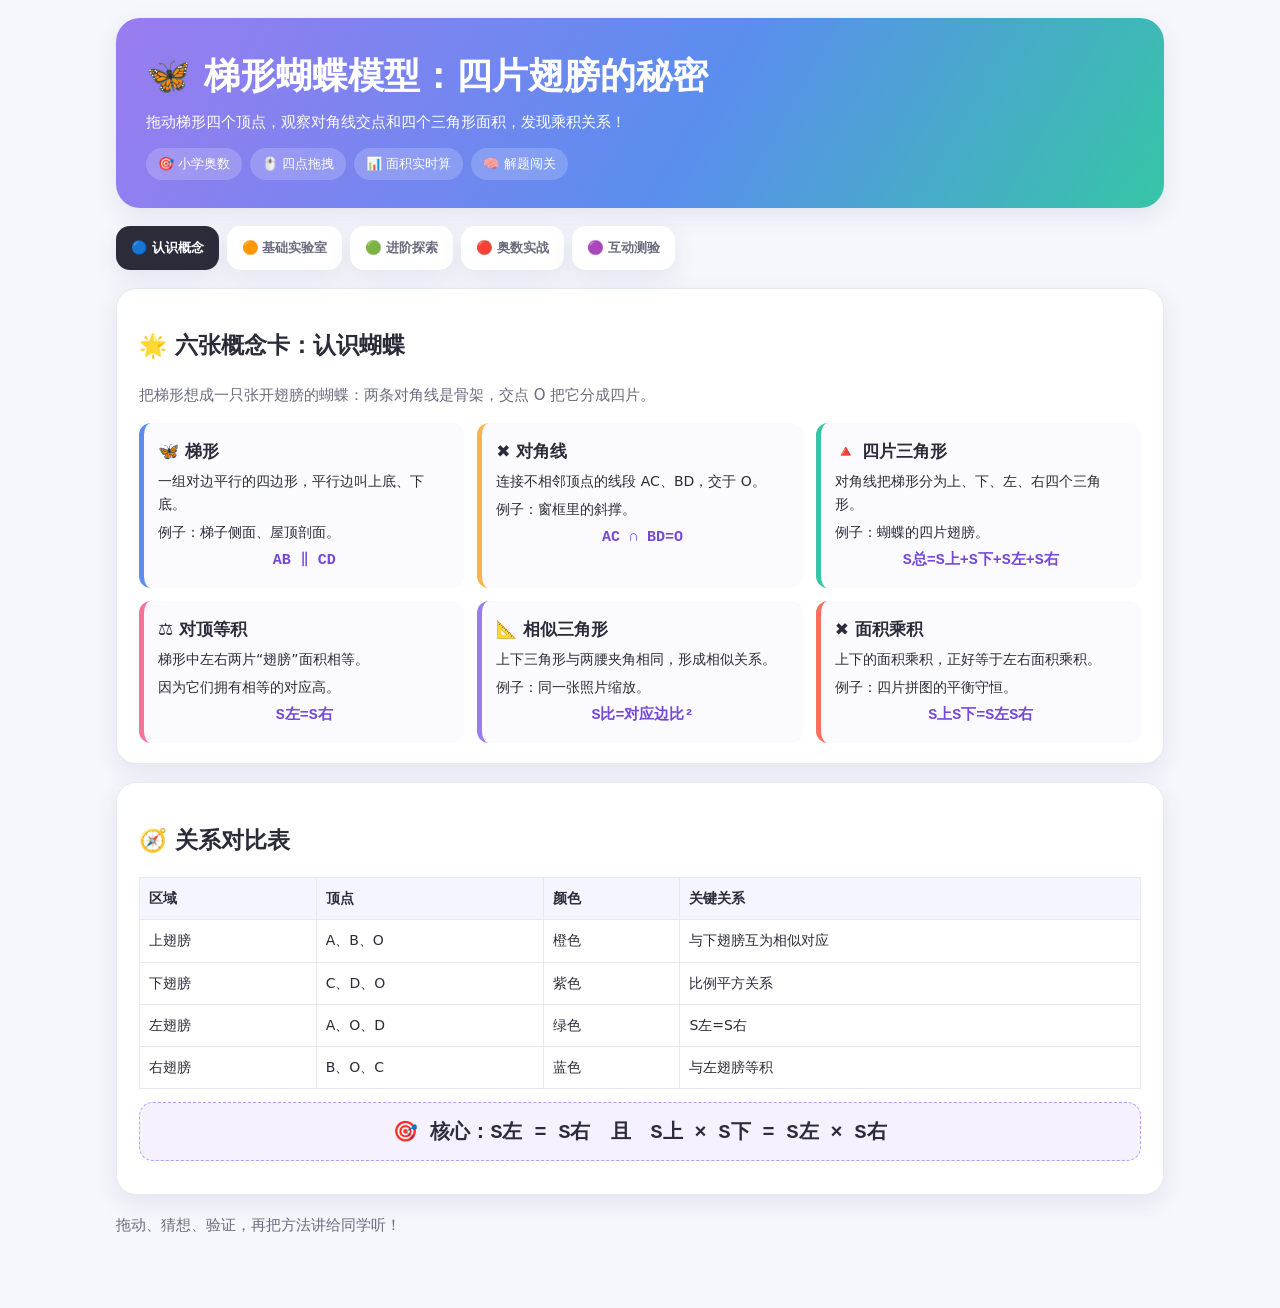
<file: demos/butterfly-model/index.html>
<!doctype html>
<html lang="zh-CN"><head><meta charset="utf-8"><meta name="viewport" content="width=device-width,initial-scale=1"><title>梯形蝴蝶模型｜奥数几何模型课件</title><style>
:root{--c1:#5b8def;--c2:#ffb14e;--c3:#36c5a6;--c4:#f4739b;--c5:#9a7cf0;--ink:#2b2b3a;--muted:#6b6b7e;--bg:#f6f7fc;--card:#fff;--line:#e7e9f2;--shadow:0 8px 24px rgba(60,70,120,.1)}*{box-sizing:border-box}body{margin:0;background:var(--bg);color:var(--ink);font:15px/1.65 "PingFang SC","Microsoft YaHei",system-ui,sans-serif}.wrap{max-width:1080px;margin:auto;padding:18px 16px 70px}.hero{color:#fff;padding:28px 30px;border-radius:24px;background:linear-gradient(120deg,var(--c5),var(--c1) 55%,var(--c3));box-shadow:var(--shadow);margin-bottom:18px}.hero h1{margin:0 0 5px;font-size:clamp(25px,5vw,36px)}.hero p{margin:0}.badges{display:flex;flex-wrap:wrap;gap:8px;margin-top:13px}.badge{padding:5px 12px;border-radius:99px;background:#ffffff2e;font-size:13px}.tabs{display:flex;gap:8px;flex-wrap:wrap;margin-bottom:18px}.tab{border:0;min-height:44px;padding:10px 15px;border-radius:14px;background:#fff;color:var(--muted);font-weight:700;cursor:pointer;box-shadow:var(--shadow)}.tab.active{background:var(--ink);color:#fff}.panel{display:none}.panel.active{display:block;animation:fade .35s}.card{background:var(--card);border:1px solid var(--line);border-radius:20px;padding:20px 22px;box-shadow:var(--shadow);margin-bottom:18px}.lead,.small,.hint{color:var(--muted)}.grid{display:grid;gap:13px}.g3{grid-template-columns:repeat(auto-fit,minmax(245px,1fr))}.concept{padding:14px;border-left:5px solid var(--c1);background:#fbfbff;border-radius:12px}.concept h3{margin:0;font-size:17px}.emo{font-size:23px;margin-right:6px}.concept p{margin:5px 0;font-size:14px}.formula{display:block;color:#7548d8;text-align:center;font-weight:800;font-family:monospace}.fx{margin:13px 0;padding:15px;text-align:center;border:1px dashed #b79cff;border-radius:14px;background:#f5f1ff;font:700 20px monospace}table{border-collapse:collapse;width:100%;font-size:14px}th,td{border:1px solid var(--line);padding:9px;text-align:left}th{background:#f3f5ff}.layout{display:grid;grid-template-columns:minmax(0,1fr) 285px;gap:15px}canvas{width:100%;height:auto;display:block;border:1px solid var(--line);border-radius:15px;touch-action:none;background:#fff}.btn{border:0;border-radius:11px;padding:10px 15px;min-height:44px;background:var(--c1);color:#fff;font-weight:700;cursor:pointer}.btn.alt{background:#eef0ff;color:var(--c1)}.btn.ok{background:var(--c3)}.controls{display:flex;gap:12px;align-items:end;flex-wrap:wrap}.solver{display:grid;grid-template-columns:repeat(auto-fit,minmax(140px,1fr));gap:10px}.solver label{font-weight:700;font-size:13px}.solver input{width:100%;padding:10px;border:1px solid var(--line);border-radius:9px;font-size:16px}.answer{background:#edfff7;border:1px solid #bfeede;border-radius:12px;padding:13px;display:none}.answer.show{display:block;color:#118a64}.steps{display:grid;grid-template-columns:repeat(auto-fit,minmax(190px,1fr));gap:10px}.step{padding:13px;border-radius:13px;background:#f3f5ff}.q{padding:14px;border:1px solid var(--line);border-radius:13px;margin:12px 0}.opt{display:block;width:100%;text-align:left;margin:7px 0;padding:10px;border:1px solid var(--line);background:#fff;border-radius:10px;cursor:pointer}.opt.correct{background:#eafff5;border-color:var(--c3)}.opt.wrong{background:#ffeef1;border-color:var(--c4)}.expl{display:none;background:#fff8ec;padding:10px;border-radius:9px;color:#765}.expl.show{display:block}@keyframes fade{from{opacity:0;transform:translateY(6px)}to{opacity:1;transform:none}}@media(max-width:760px){.wrap{padding:10px 12px 45px}.hero{padding:22px 18px}.layout{grid-template-columns:1fr}.card{padding:16px}.tab{flex:1 1 135px}}@media(prefers-reduced-motion:reduce){.panel.active{animation:none}}
</style></head><body><main class="wrap"><header class="hero"><h1>🦋 梯形蝴蝶模型：四片翅膀的秘密</h1><p>拖动梯形四个顶点，观察对角线交点和四个三角形面积，发现乘积关系！</p><div class="badges"><span class="badge">🎯 小学奥数</span><span class="badge">🖱️ 四点拖拽</span><span class="badge">📊 面积实时算</span><span class="badge">🧠 解题闯关</span></div></header><nav class="tabs"><button class="tab active" data-tab="concept">🔵 认识概念</button><button class="tab" data-tab="lab">🟠 基础实验室</button><button class="tab" data-tab="explore">🟢 进阶探索</button><button class="tab" data-tab="solve">🔴 奥数实战</button><button class="tab" data-tab="quiz">🟣 互动测验</button></nav>
<section id="concept" class="panel active"><article class="card"><h2>🌟 六张概念卡：认识蝴蝶</h2><p class="lead">把梯形想成一只张开翅膀的蝴蝶：两条对角线是骨架，交点 O 把它分成四片。</p><div class="grid g3"><div class="concept"><h3>🦋 梯形</h3><p>一组对边平行的四边形，平行边叫上底、下底。</p><p>例子：梯子侧面、屋顶剖面。</p><span class="formula">AB ∥ CD</span></div><div class="concept" style="border-color:var(--c2)"><h3>✖️ 对角线</h3><p>连接不相邻顶点的线段 AC、BD，交于 O。</p><p>例子：窗框里的斜撑。</p><span class="formula">AC ∩ BD=O</span></div><div class="concept" style="border-color:var(--c3)"><h3>🔺 四片三角形</h3><p>对角线把梯形分为上、下、左、右四个三角形。</p><p>例子：蝴蝶的四片翅膀。</p><span class="formula">S总=S上+S下+S左+S右</span></div><div class="concept" style="border-color:var(--c4)"><h3>⚖️ 对顶等积</h3><p>梯形中左右两片“翅膀”面积相等。</p><p>因为它们拥有相等的对应高。</p><span class="formula">S左=S右</span></div><div class="concept" style="border-color:var(--c5)"><h3>📐 相似三角形</h3><p>上下三角形与两腰夹角相同，形成相似关系。</p><p>例子：同一张照片缩放。</p><span class="formula">S比=对应边比²</span></div><div class="concept" style="border-color:#ff6f61"><h3>✖️ 面积乘积</h3><p>上下的面积乘积，正好等于左右面积乘积。</p><p>例子：四片拼图的平衡守恒。</p><span class="formula">S上S下=S左S右</span></div></div></article><article class="card"><h2>🧭 关系对比表</h2><table><tr><th>区域</th><th>顶点</th><th>颜色</th><th>关键关系</th></tr><tr><td>上翅膀</td><td>A、B、O</td><td>橙色</td><td>与下翅膀互为相似对应</td></tr><tr><td>下翅膀</td><td>C、D、O</td><td>紫色</td><td>比例平方关系</td></tr><tr><td>左翅膀</td><td>A、O、D</td><td>绿色</td><td>S左=S右</td></tr><tr><td>右翅膀</td><td>B、O、C</td><td>蓝色</td><td>与左翅膀等积</td></tr></table><div class="fx">🎯 核心：<b>S左 = S右</b>　且　<b>S上 × S下 = S左 × S右</b></div></article></section>
<section id="lab" class="panel"><article class="card"><h2>🧪 基础实验室：拖动四个顶点</h2><p class="lead">橙色点 A、B、C、D 都能拖动；同一排会保持水平，因此始终是梯形。两条虚线交点 O 实时更新。</p><div class="layout"><div><canvas id="stage" width="760" height="500"></canvas><p class="small">橙点：顶点　黑点：对角线交点 O　彩色区域：四片面积</p></div><div><div class="fx" id="read">S左=S右</div><p>上翅膀：<b id="st">—</b><br>下翅膀：<b id="sb">—</b><br>左翅膀：<b id="sl">—</b><br>右翅膀：<b id="sr">—</b></p><button class="btn alt" id="reset">↺ 恢复标准梯形</button><div class="note" style="margin-top:15px">试试把上底缩短：上下翅膀会怎样变化？左右翅膀依然平衡吗？</div></div></div></article></section>
<section id="explore" class="panel"><article class="card"><h2>🔬 进阶探索：沙漏拼图与减法动画</h2><p class="lead">看小方块而不是背数字：相似三角形边长比为 a:b 时，面积由 a×a 与 b×b 个小方格组成，面积比就是 a²:b²。</p><div class="controls"><label>上底缩放 <input id="ratio" type="range" min=".5" max="1.5" step=".01" value="1"><output id="ratioOut">1.00 倍</output></label><button class="btn ok" id="play">▶ 播放比例变化</button></div><canvas id="ratioCanvas" width="760" height="280"></canvas><div class="fx" id="ratioFx">S上×S下 = S左×S右</div><p class="hint">观察四块面积数字如何联动：即使形状变化，乘积仍保持相等。</p></article><article class="card"><h3>⚖️ 为什么 S左 = S右？</h3><p>把左、右两片看作同一个大三角形去掉上面的小三角形：它们共享同一条斜边，且到底边的高相同。点击按钮，观看“共同大三角形 − 上三角形”的动态减法。</p><div class="fx">S左 = S大 − S上　　S右 = S大 − S上</div><button class="btn alt" id="subtract">▶ 播放动态减法</button><p id="subtractText" class="hint">第一步：先看两个相等的大三角形。</p></article></section>
<section id="solve" class="panel"><article class="card"><h2>🏆 奥数实战：蝴蝶面积题</h2><p>已知梯形蝴蝶模型中 S左=24 cm²、S右=24 cm²、S上=18 cm²，求 S下。</p><div class="solver"><label>S左<input id="a" type="number" value="24"></label><label>S右<input id="b" type="number" value="24"></label><label>S上<input id="t" type="number" value="18"></label></div><button class="btn" id="calc" style="margin-top:12px">求 S下</button><div class="answer" id="ans"></div><div class="steps"><div class="step"><b>① 找等量</b><br>先确认左右翅膀等积。</div><div class="step"><b>② 写关系</b><br>S上×S下=S左×S右。</div><div class="step"><b>③ 代入反推</b><br>S下=S左S右÷S上。</div></div></article></section>
<section id="quiz" class="panel"><article class="card"><h2>🎮 互动小测验</h2><p class="lead">每题点击后即时反馈，并阅读解析。</p><div id="quizBox"></div></article></section><footer class="small">拖动、猜想、验证，再把方法讲给同学听！</footer></main><script>
const $=s=>document.querySelector(s);document.querySelectorAll('.tab').forEach(b=>b.onclick=()=>{document.querySelectorAll('.tab').forEach(x=>x.classList.toggle('active',x===b));document.querySelectorAll('.panel').forEach(p=>p.classList.toggle('active',p.id===b.dataset.tab))});
const cv=$('#stage'),g=cv.getContext('2d');let p=[{x:170,y:120},{x:590,y:120},{x:505,y:390},{x:255,y:390}],initial=p.map(q=>({...q})),drag=-1;function xy(e,c=cv,w=760,h=500){let r=c.getBoundingClientRect();return{x:(e.clientX-r.left)*w/r.width,y:(e.clientY-r.top)*h/r.height}}function tri(a,b,c){return Math.abs((a.x*(b.y-c.y)+b.x*(c.y-a.y)+c.x*(a.y-b.y))/2)}function inter(a,b,c,d){let z=(a.x-b.x)*(c.y-d.y)-(a.y-b.y)*(c.x-d.x),t=((a.x-c.x)*(c.y-d.y)-(a.y-c.y)*(c.x-d.x))/z;return{x:a.x+t*(b.x-a.x),y:a.y+t*(b.y-a.y)}}function polygon(col,q){g.fillStyle=col;g.beginPath();g.moveTo(q[0].x,q[0].y);q.slice(1).forEach(v=>g.lineTo(v.x,v.y));g.closePath();g.fill();g.strokeStyle='#fff';g.lineWidth=3;g.stroke()}
function draw(){g.clearRect(0,0,760,500);g.strokeStyle='#e3e8f6';for(let x=25;x<750;x+=35){g.beginPath();g.moveTo(x,20);g.lineTo(x,470);g.stroke()}for(let y=30;y<480;y+=35){g.beginPath();g.moveTo(15,y);g.lineTo(745,y);g.stroke()}let[A,B,C,D]=p,O=inter(A,C,B,D);polygon('#fff0d9',[A,B,O]);polygon('#eee7ff',[O,C,D]);polygon('#d9f7ef',[A,O,D]);polygon('#e5eaff',[O,B,C]);g.setLineDash([8,7]);g.strokeStyle='#9a7cf0';g.lineWidth=2;g.beginPath();g.moveTo(A.x,A.y);g.lineTo(C.x,C.y);g.moveTo(B.x,B.y);g.lineTo(D.x,D.y);g.stroke();g.setLineDash([]);g.strokeStyle='#5b8def';g.lineWidth=4;g.beginPath();p.forEach((q,i)=>i?g.lineTo(q.x,q.y):g.moveTo(q.x,q.y));g.closePath();g.stroke();p.forEach((q,i)=>{g.fillStyle='#ffb14e';g.beginPath();g.arc(q.x,q.y,11,0,7);g.fill();g.fillStyle='#2b2b3a';g.font='bold 15px sans-serif';g.fillText('ABCD'[i],q.x+14,q.y+5)});g.fillStyle='#2b2b3a';g.beginPath();g.arc(O.x,O.y,7,0,7);g.fill();g.fillText('O',O.x+10,O.y-8);let sT=tri(A,B,O),sB=tri(C,D,O),sL=tri(A,O,D),sR=tri(B,O,C);$('#st').textContent=sT.toFixed(0)+' cm²';$('#sb').textContent=sB.toFixed(0)+' cm²';$('#sl').textContent=sL.toFixed(0)+' cm²';$('#sr').textContent=sR.toFixed(0)+' cm²';$('#read').textContent=Math.abs(sL-sR)<1?'S左 = S右 ✓':'保持梯形可继续观察'}cv.addEventListener('pointerdown',e=>{let q=xy(e);drag=p.findIndex(v=>Math.hypot(v.x-q.x,v.y-q.y)<28);if(drag>=0)cv.setPointerCapture(e.pointerId)});cv.addEventListener('pointermove',e=>{if(drag>=0){let q=xy(e);p[drag].x=Math.max(45,Math.min(715,q.x));p[drag].y=Math.max(55,Math.min(465,q.y));if(drag<2)p[0].y=p[1].y;else p[2].y=p[3].y;draw()}});['pointerup','pointercancel'].forEach(n=>cv.addEventListener(n,()=>drag=-1));$('#reset').onclick=()=>{p=initial.map(q=>({...q}));draw()};draw();
const rc=$('#ratioCanvas'),rx=rc.getContext('2d');function ratioDraw(){rx.clearRect(0,0,760,280);let k=+$('#ratio').value;let n=Math.max(2,Math.round(4*k)),m=4;rx.fillStyle='#d9f7ef';for(let i=0;i<n;i++)for(let j=0;j<n;j++){rx.fillRect(100+i*18,105+j*18,16,16);rx.strokeStyle='#fff';rx.strokeRect(100+i*18,105+j*18,16,16)}let n2=Math.max(2,Math.round(4/k));rx.fillStyle='#e5eaff';for(let i=0;i<n2;i++)for(let j=0;j<n2;j++){rx.fillRect(510+i*18,105+j*18,16,16);rx.strokeStyle='#fff';rx.strokeRect(510+i*18,105+j*18,16,16)}rx.fillStyle='#2b2b3a';rx.font='bold 16px sans-serif';rx.fillText('左翅膀面积随比例变化',60,75);rx.fillText('右翅膀面积互相校验',485,75);rx.fillText('缩放：'+k.toFixed(2)+' 倍',300,235);$('#ratioFx').textContent='S上 × S下 = S左 × S右　（当前缩放 '+k.toFixed(2)+'）'}$('#ratio').oninput=ratioDraw;let go=false;$('#play').onclick=()=>{go=!go;$('#play').textContent=go?'Ⅱ 暂停变化':'▶ 播放比例变化';requestAnimationFrame(step)};function step(){if(!go)return;let r=+$('#ratio').value+.004;if(r>1.5)r=.5;$('#ratio').value=r;ratioDraw();requestAnimationFrame(step)}ratioDraw();let subStep=0;$('#subtract').onclick=()=>{subStep=(subStep+1)%3;$('#subtractText').textContent=['第一步：先看两个相等的大三角形。','第二步：从两边同时减去同样的 S上。','第三步：剩下的就是 S左 = S右！'][subStep];$('#subtract').textContent=subStep===2?'↺ 再演示':'▶ 播放动态减法'};$('#calc').onclick=()=>{let a=+$('#a').value,b=+$('#b').value,t=+$('#t').value,o=$('#ans');o.innerHTML='<b>S下 = S左×S右÷S上 = '+(a*b/t).toFixed(2)+' cm²</b><br>验证：'+t+'×'+(a*b/t).toFixed(2)+' = '+(a*b).toFixed(2)+'，左右乘积相等。';o.classList.add('show')};
const qs=[['梯形蝴蝶中，左右翅膀面积有什么关系？',['相等','左边大一倍','右边大一倍','无法判断'],0,'AB∥CD，利用等高三角形可知 S左=S右。'],['若 S左=6、S右=6、S上=3，S下是多少？',['12','6','3','36'],0,'3×S下=6×6，所以 S下=12。'],['两条对角线交点叫什么？',['O','A','H','M'],0,'通常用 O 表示两条对角线的交点。'],['面积乘积公式是？',['S上S下=S左S右','S上+S下=S左','S上=S下','四者相减为零'],0,'这是蝴蝶模型最重要的乘积守恒关系。'],['拖动顶点时怎样仍保持梯形？',['让一组对边保持平行','让四边相等','让对角线垂直','让周长不变'],0,'梯形的定义就是至少一组对边平行。']];let box=$('#quizBox');qs.forEach((q,i)=>{let d=document.createElement('div');d.className='q';d.innerHTML='<b>'+(i+1)+'、'+q[0]+'</b>'+q[1].map((v,j)=>`<button class="opt" data-j="${j}">${v}</button>`).join('')+'<div class="expl">💡 '+q[3]+'</div>';d.querySelectorAll('.opt').forEach(o=>o.onclick=()=>{d.querySelectorAll('.opt').forEach(x=>x.classList.remove('correct','wrong'));o.classList.add(+o.dataset.j===q[2]?'correct':'wrong');d.querySelector('.expl').classList.add('show')});box.appendChild(d)});
</script></body></html>
</file>
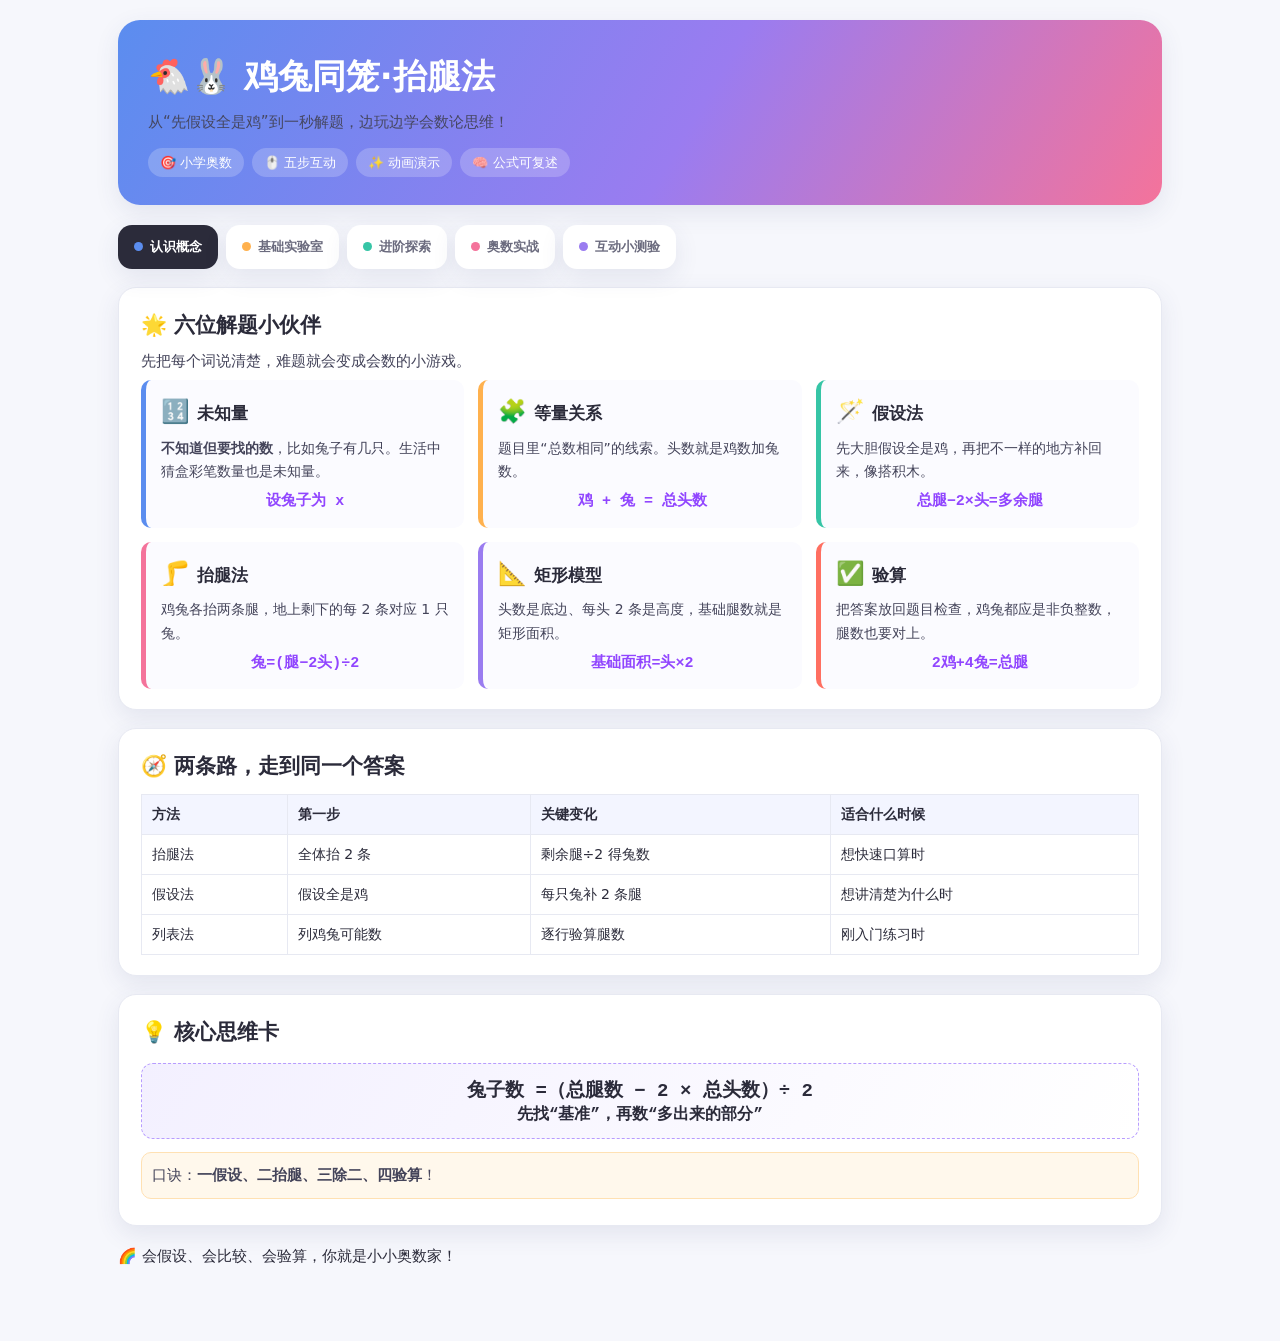
<file: demos/chicken-rabbit/index.html>
<!doctype html><html lang="zh-CN"><head><meta charset="UTF-8"><meta name="viewport" content="width=device-width,initial-scale=1"><title>鸡兔同笼·奥数互动小课堂</title><style>:root{--c1:#5b8def;--c2:#ffb14e;--c3:#36c5a6;--c4:#f4739b;--c5:#9a7cf0;--ink:#2b2b3a;--muted:#6b6b7e;--bg:#f6f7fc;--card:#fff;--line:#e7e9f2;--shadow:0 8px 24px rgba(60,70,120,.1)}*{box-sizing:border-box}body{margin:0;background:var(--bg);color:var(--ink);font:15px/1.65 "PingFang SC","Microsoft YaHei",system-ui,sans-serif}.wrap{max-width:1080px;margin:auto;padding:20px 18px 70px}.hero{background:linear-gradient(120deg,var(--c1),var(--c5) 55%,var(--c4));color:#fff;border-radius:22px;padding:28px 30px;box-shadow:var(--shadow);margin-bottom:20px}.hero h1{margin:0 0 6px;font-size:clamp(25px,5vw,34px)}.hero p{margin:0;opacity:.95}.badges{display:flex;gap:8px;flex-wrap:wrap;margin-top:13px}.badge{background:#ffffff33;border-radius:999px;padding:4px 12px;font-size:13px}.tabs{display:flex;flex-wrap:wrap;gap:8px;margin-bottom:18px}.tab{border:0;background:#fff;color:var(--muted);padding:10px 16px;min-height:44px;border-radius:14px;box-shadow:var(--shadow);font-weight:700;cursor:pointer}.tab.active{background:var(--ink);color:#fff}.dot{display:inline-block;width:9px;height:9px;border-radius:50%;margin-right:7px}.panel{display:none}.panel.active{display:block;animation:fade .3s}.card{background:var(--card);border:1px solid var(--line);border-radius:18px;padding:20px 22px;box-shadow:var(--shadow);margin-bottom:18px}.card h2{margin:0 0 4px;font-size:21px}.card h3{color:var(--c1);margin:17px 0 7px}.lead,p{margin:6px 0;color:#44445a}.small,.hint{font-size:13px;color:var(--muted)}.grid{display:grid;gap:14px}.g3{grid-template-columns:repeat(auto-fit,minmax(250px,1fr))}.g2{grid-template-columns:repeat(auto-fit,minmax(300px,1fr))}.concept{border-left:5px solid var(--c1);padding:13px 15px;background:#fbfbff;border-radius:10px}.concept h4{margin:0 0 5px;font-size:17px}.emo{font-size:23px;margin-right:7px}.concept p{font-size:14px}.formula{display:block;text-align:center;margin-top:7px;font-weight:800;color:#9146ff;font-family:monospace}.compare{width:100%;border-collapse:collapse;font-size:14px;margin-top:10px}.compare th,.compare td{border:1px solid var(--line);padding:8px 10px;text-align:left}.compare th{background:#f3f5ff}.fx{text-align:center;padding:13px;margin:13px 0;border-radius:12px;font:700 19px monospace;background:linear-gradient(120deg,#f3f0ff,#fff);border:1px dashed #b79cff}.controls{display:flex;flex-wrap:wrap;gap:10px 20px;align-items:end;margin:14px 0}.ctrl{display:flex;flex-direction:column;gap:2px}.ctrl label{font-size:13px;font-weight:700;color:var(--muted)}input[type=range]{width:180px;accent-color:var(--c1)}.val{font-weight:800;color:var(--c1)}button.btn{border:0;background:var(--c1);color:#fff;padding:10px 16px;min-height:44px;border-radius:12px;font-weight:700;cursor:pointer}.btn.green{background:var(--c3)}.btn.orange{background:var(--c2)}.btn.ghost{background:#fff;color:var(--ink);border:1px solid var(--line)}button:focus-visible,input:focus-visible{outline:3px solid #9bb0ff;outline-offset:2px}.stage{height:240px;border-radius:14px;border:1px solid var(--line);background:linear-gradient(#e8f5ff 0 72%,#a9dc99 72%);position:relative;overflow:hidden}.ground{position:absolute;left:0;right:0;bottom:28%;border-top:3px dashed #70af67}.animals{position:absolute;bottom:31%;left:15px;right:15px;display:flex;flex-wrap:wrap;gap:6px;align-items:end}.animal{font-size:32px;display:inline-block;transition:transform .55s cubic-bezier(.2,.8,.2,1)}.animals.lift .animal{transform:translateY(-25px) rotate(-8deg)}.animals.lift .animal:nth-child(odd){transform:translateY(-38px) rotate(8deg)}.counter{display:flex;gap:9px;flex-wrap:wrap;margin-top:12px}.pill{background:#eef0ff;border-radius:999px;padding:6px 12px;font-weight:700}.steps{display:grid;grid-template-columns:repeat(3,1fr);gap:9px;margin-top:14px}.step{background:#f5f7ff;padding:11px;border-radius:10px}.step b{color:var(--c1)}.diagram{height:155px;background:#edf8ff;border:2px solid #c9e7ff;border-radius:12px;position:relative;overflow:hidden}.rect{position:absolute;left:10%;right:10%;top:30px;height:90px;background:#9a7cf026;border:4px solid var(--c5)}.diagram span{position:absolute;font-weight:700}.top{top:4px;left:40%}.side{right:1%;top:60px;writing-mode:vertical-rl}.inside{top:57px;left:26%;text-align:center}.solver{background:#fff8ec;border:1px solid #ffe1b3;border-radius:12px;padding:14px}.inputs{display:flex;gap:10px;flex-wrap:wrap}.inputs label{font-weight:700}.inputs input{width:85px;padding:9px;border:1px solid var(--line);border-radius:9px;font:inherit}.answer{display:none;background:#edfff7;border:1px solid #bfeede;border-radius:12px;padding:12px;margin-top:12px}.answer.show{display:block}.big{font-size:19px;color:#11966b;font-weight:800}.q{border:1px solid var(--line);border-radius:12px;padding:14px 16px;margin:12px 0;background:#fbfbff}.qt{font-weight:800;margin-bottom:9px}.opt{display:block;width:100%;text-align:left;background:#fff;border:1px solid var(--line);border-radius:10px;padding:9px 12px;margin:6px 0;cursor:pointer}.opt.correct{background:#eafff5;border-color:var(--c3);color:#0f8561}.opt.wrong{background:#ffeef1;border-color:var(--c4);color:#c03a56}.expl{display:none;font-size:13.5px;background:#fff;padding:9px;border-radius:8px}.expl.show{display:block}.note{background:#fff8ec;border:1px solid #ffe1b3;border-radius:10px;padding:10px}.switch{display:flex;gap:8px;flex-wrap:wrap}@keyframes fade{from{opacity:0;transform:translateY(5px)}to{opacity:1;transform:none}}@media(max-width:700px){.steps{grid-template-columns:1fr}.wrap{padding:12px}.controls{align-items:stretch}input[type=range]{width:min(100%,280px)}}@media(prefers-reduced-motion:reduce){*{animation:none!important;transition:none!important}}</style></head><body><main class="wrap"><header class="hero"><h1>🐔🐰 鸡兔同笼·抬腿法</h1><p>从“先假设全是鸡”到一秒解题，边玩边学会数论思维！</p><div class="badges"><span class="badge">🎯 小学奥数</span><span class="badge">🖱️ 五步互动</span><span class="badge">✨ 动画演示</span><span class="badge">🧠 公式可复述</span></div></header><nav class="tabs" id="tabs"><button class="tab active" data-tab="concept"><i class="dot" style="background:#5b8def"></i>认识概念</button><button class="tab" data-tab="lab"><i class="dot" style="background:#ffb14e"></i>基础实验室</button><button class="tab" data-tab="advanced"><i class="dot" style="background:#36c5a6"></i>进阶探索</button><button class="tab" data-tab="solve"><i class="dot" style="background:#f4739b"></i>奥数实战</button><button class="tab" data-tab="quiz"><i class="dot" style="background:#9a7cf0"></i>互动小测验</button></nav><section class="panel active" id="concept"><div class="card"><h2>🌟 六位解题小伙伴</h2><p class="lead">先把每个词说清楚，难题就会变成会数的小游戏。</p><div class="grid g3"><article class="concept"><h4><span class="emo">🔢</span>未知量</h4><p><b>不知道但要找的数</b>，比如兔子有几只。生活中猜盒彩笔数量也是未知量。</p><span class="formula">设兔子为 x</span></article><article class="concept" style="border-color:var(--c2)"><h4><span class="emo">🧩</span>等量关系</h4><p>题目里“总数相同”的线索。头数就是鸡数加兔数。</p><span class="formula">鸡 + 兔 = 总头数</span></article><article class="concept" style="border-color:var(--c3)"><h4><span class="emo">🪄</span>假设法</h4><p>先大胆假设全是鸡，再把不一样的地方补回来，像搭积木。</p><span class="formula">总腿−2×头=多余腿</span></article><article class="concept" style="border-color:var(--c4)"><h4><span class="emo">🦵</span>抬腿法</h4><p>鸡兔各抬两条腿，地上剩下的每 2 条对应 1 只兔。</p><span class="formula">兔=(腿−2头)÷2</span></article><article class="concept" style="border-color:var(--c5)"><h4><span class="emo">📐</span>矩形模型</h4><p>头数是底边、每头 2 条是高度，基础腿数就是矩形面积。</p><span class="formula">基础面积=头×2</span></article><article class="concept" style="border-color:#ff6f61"><h4><span class="emo">✅</span>验算</h4><p>把答案放回题目检查，鸡兔都应是非负整数，腿数也要对上。</p><span class="formula">2鸡+4兔=总腿</span></article></div></div><div class="card"><h2>🧭 两条路，走到同一个答案</h2><table class="compare"><thead><tr><th>方法</th><th>第一步</th><th>关键变化</th><th>适合什么时候</th></tr></thead><tbody><tr><td>抬腿法</td><td>全体抬 2 条</td><td>剩余腿÷2 得兔数</td><td>想快速口算时</td></tr><tr><td>假设法</td><td>假设全是鸡</td><td>每只兔补 2 条腿</td><td>想讲清楚为什么时</td></tr><tr><td>列表法</td><td>列鸡兔可能数</td><td>逐行验算腿数</td><td>刚入门练习时</td></tr></tbody></table></div><div class="card"><h2>💡 核心思维卡</h2><div class="fx">兔子数 =（总腿数 − 2 × 总头数）÷ 2<br><small>先找“基准”，再数“多出来的部分”</small></div><p class="note">口诀：<b>一假设、二抬腿、三除二、四验算</b>！</p></div></section><section class="panel" id="lab"><div class="card"><h2>🎬 基础实验室：金鸡独立</h2><p class="lead">拖动滑块改题目，点击播放，观察动物一只只抬起 2 条腿，计数器同步减少。</p><div class="controls"><div class="ctrl"><label>头数：<output id="hVal">8</output> 只</label><input type="range" id="heads" min="1" max="20" value="8"></div><div class="ctrl"><label>腿数：<output id="lVal">22</output> 条</label><input type="range" id="legs" min="2" max="80" step="2" value="22"></div><button class="btn green" id="play">▶ 播放抬腿</button><button class="btn ghost" id="pause">⏸ 暂停</button><button class="btn ghost" id="reset">↺ 重置</button></div><div id="valid" class="note"></div><div class="stage"><div class="animals" id="animals"></div><div class="ground"></div></div><div class="counter"><span class="pill">地面剩余脚：<b id="feet">22</b></span><span class="pill">兔子：<b id="rabbits">3</b> 只</span><span class="pill">鸡：<b id="chickens">5</b> 只</span></div><div class="steps"><div class="step"><b>① 全体抬 2 条</b><br>每个头都先变成“鸡”。</div><div class="step"><b>② 数多余脚</b><br>兔子比鸡多 2 条。</div><div class="step"><b>③ 除以 2</b><br>每两条多余脚找到一只兔。</div></div></div></section><section class="panel" id="advanced"><div class="card"><h2>📐 进阶探索：面积矩形假设法</h2><p>想象每个头是一列小方格：先画出“头数×2”的基础矩形，再为每只兔向上补两格。补出的面积就是多余腿。</p><div class="switch"><button class="btn" id="showRect">显示矩形</button><button class="btn ghost" id="showList">显示算式</button></div><div id="rectView"><div class="diagram"><div class="rect"></div><span class="top">总头数（列）</span><span class="side">2 条（高）</span><span class="inside">基础面积：头数 × 2<br>紫色加高：兔子 × 2</span></div></div><div id="listView" style="display:none"><div class="fx">22 条腿 = 8×2 条基础腿 + 3×2 条兔子加腿</div><p>就像把一张大纸剪成“基础矩形”和“补出来的小条”，两块面积相加仍是总面积。</p></div></div><div class="card"><h2>🧠 思维升级</h2><div class="grid g2"><div class="concept"><h4>从特殊到一般</h4><p>不管是 8 个头还是 80 个头，只要鸡 2 条、兔 4 条，公式都一样。</p></div><div class="concept" style="border-color:var(--c3)"><h4>从结果回到条件</h4><p>若算出 2.5 只兔，说明题目条件有问题，答案必须是整数。</p></div></div></div></section><section class="panel" id="solve"><div class="card"><h2>🏆 奥数实战：牧场清点</h2><p>牧场有 15 个头、42 条腿，鸡兔各多少？先自己猜，再用计算器验证。</p><div class="solver"><div class="inputs"><label>头数 <input id="sh" type="number" value="15" min="1"></label><label>腿数 <input id="sl" type="number" value="42" min="0"></label><button class="btn" id="solveBtn">立即解题</button></div><div class="answer" id="answer"></div></div><h3>解题四步卡</h3><div class="grid g2"><div class="step"><b>① 找基准</b><br>全当鸡：15×2=30 条。</div><div class="step"><b>② 找差额</b><br>42−30=12 条多余腿。</div><div class="step"><b>③ 还原兔子</b><br>12÷2=6 只兔。</div><div class="step"><b>④ 验算</b><br>9×2+6×4=42，成功！</div></div></div></section><section class="panel" id="quiz"><div class="card"><h2>🎮 互动小测验：闯过 5 关</h2><p class="lead">每题选一个，马上看对错和详细解析。答错也没关系，再想一次！</p><div class="q"><div class="qt">1. 6 个头、16 条腿，兔子有几只？</div><button class="opt" data-ok="false">A. 1 只</button><button class="opt" data-ok="true">B. 2 只</button><button class="opt" data-ok="false">C. 4 只</button><div class="expl">抬腿后多余腿是 16−6×2=4 条，每只兔多 2 条，所以兔子 4÷2=2 只。</div></div><div class="q"><div class="qt">2. 如果全是鸡，8 个头有几条基础腿？</div><button class="opt" data-ok="true">A. 16 条</button><button class="opt" data-ok="false">B. 24 条</button><button class="opt" data-ok="false">C. 32 条</button><div class="expl">鸡每只 2 条，8×2=16 条，这就是矩形模型的基础面积。</div></div><div class="q"><div class="qt">3. 兔子比鸡每只多几条腿？</div><button class="opt" data-ok="false">A. 1 条</button><button class="opt" data-ok="true">B. 2 条</button><button class="opt" data-ok="false">C. 4 条</button><div class="expl">兔 4−鸡 2=2 条，所以多余腿要除以 2。</div></div><div class="q"><div class="qt">4. 算出 3.5 只兔子说明什么？</div><button class="opt" data-ok="true">A. 条件不合法</button><button class="opt" data-ok="false">B. 兔子很聪明</button><button class="opt" data-ok="false">C. 应四舍五入</button><div class="expl">动物只数必须是整数，出现小数说明头腿条件不能组成整只鸡兔。</div></div><div class="q"><div class="qt">5. 头数固定时，腿越多，兔子数怎样变化？</div><button class="opt" data-ok="false">A. 变少</button><button class="opt" data-ok="true">B. 变多</button><button class="opt" data-ok="false">C. 不变</button><div class="expl">每增加 2 条腿，就多 1 只兔子（替换掉 1 只鸡）。</div></div></div></section><footer>🌈 会假设、会比较、会验算，你就是小小奥数家！</footer></main><script>const $=s=>document.querySelector(s),$$=s=>document.querySelectorAll(s);let timer=null,paused=false;$$('.tab').forEach(b=>b.onclick=()=>{$$('.tab').forEach(x=>x.classList.remove('active'));$$('.panel').forEach(x=>x.classList.remove('active'));b.classList.add('active');$('#'+b.dataset.tab).classList.add('active')});function values(){let h=+$('#heads').value,l=+$('#legs').value;$('#hVal').textContent=h;$('#lVal').textContent=l;let valid=l>=2*h&&l<=4*h&&(l-2*h)%2===0,r=valid?(l-2*h)/2:0;$('#rabbits').textContent=valid?r:'—';$('#chickens').textContent=valid?h-r:'—';$('#valid').textContent=valid?'✅ 条件合法，可以开始抬腿！':'⚠️ 条件不合法：腿数应在 2×头数 到 4×头数之间，且能分出整数。';$('#feet').textContent=l;let a=$('#animals');a.innerHTML='';for(let i=0;i<h;i++){let e=document.createElement('span');e.className='animal';e.textContent=i<r?'🐰':'🐔';a.append(e)}}function animate(){values();let a=$('#animals'),h=+$('#heads').value,l=+$('#legs').value;if(!(l>=2*h&&l<=4*h))return;a.classList.remove('lift');void a.offsetWidth;a.classList.add('lift');let base=2*h,cur=l;clearInterval(timer);timer=setInterval(()=>{if(paused)return;cur-=2;$('#feet').textContent=Math.max(base,cur);if(cur<=base)clearInterval(timer)},260)}$('#heads').oninput=values;$('#legs').oninput=values;$('#play').onclick=()=>{paused=false;animate()};$('#pause').onclick=()=>{paused=!paused;$('#pause').textContent=paused?'▶ 继续':'⏸ 暂停'};$('#reset').onclick=()=>{$('#heads').value=8;$('#legs').value=22;paused=false;$('#pause').textContent='⏸ 暂停';values()};$('#showRect').onclick=()=>{$('#rectView').style.display='block';$('#listView').style.display='none'};$('#showList').onclick=()=>{$('#rectView').style.display='none';$('#listView').style.display='block'};function solver(){let h=+$('#sh').value,l=+$('#sl').value,r=(l-2*h)/2,c=h-r,box=$('#answer');box.classList.add('show');box.innerHTML=r>=0&&c>=0&&Number.isInteger(r)?`<div class="big">🎉 鸡 ${c} 只，兔 ${r} 只</div>${l}−2×${h}=${l-2*h}；${l-2*h}÷2=${r}。验算：${c}×2+${r}×4=${l}。`:'⚠️ 条件不合法：请检查头数、腿数，答案应为非负整数。'}$('#solveBtn').onclick=solver;$$('.q').forEach(q=>q.querySelectorAll('.opt').forEach(o=>o.onclick=()=>{q.querySelectorAll('.opt').forEach(x=>x.classList.remove('correct','wrong'));o.classList.add(o.dataset.ok==='true'?'correct':'wrong');q.querySelector('.expl').classList.add('show')}));values();</script></body></html>
</file>
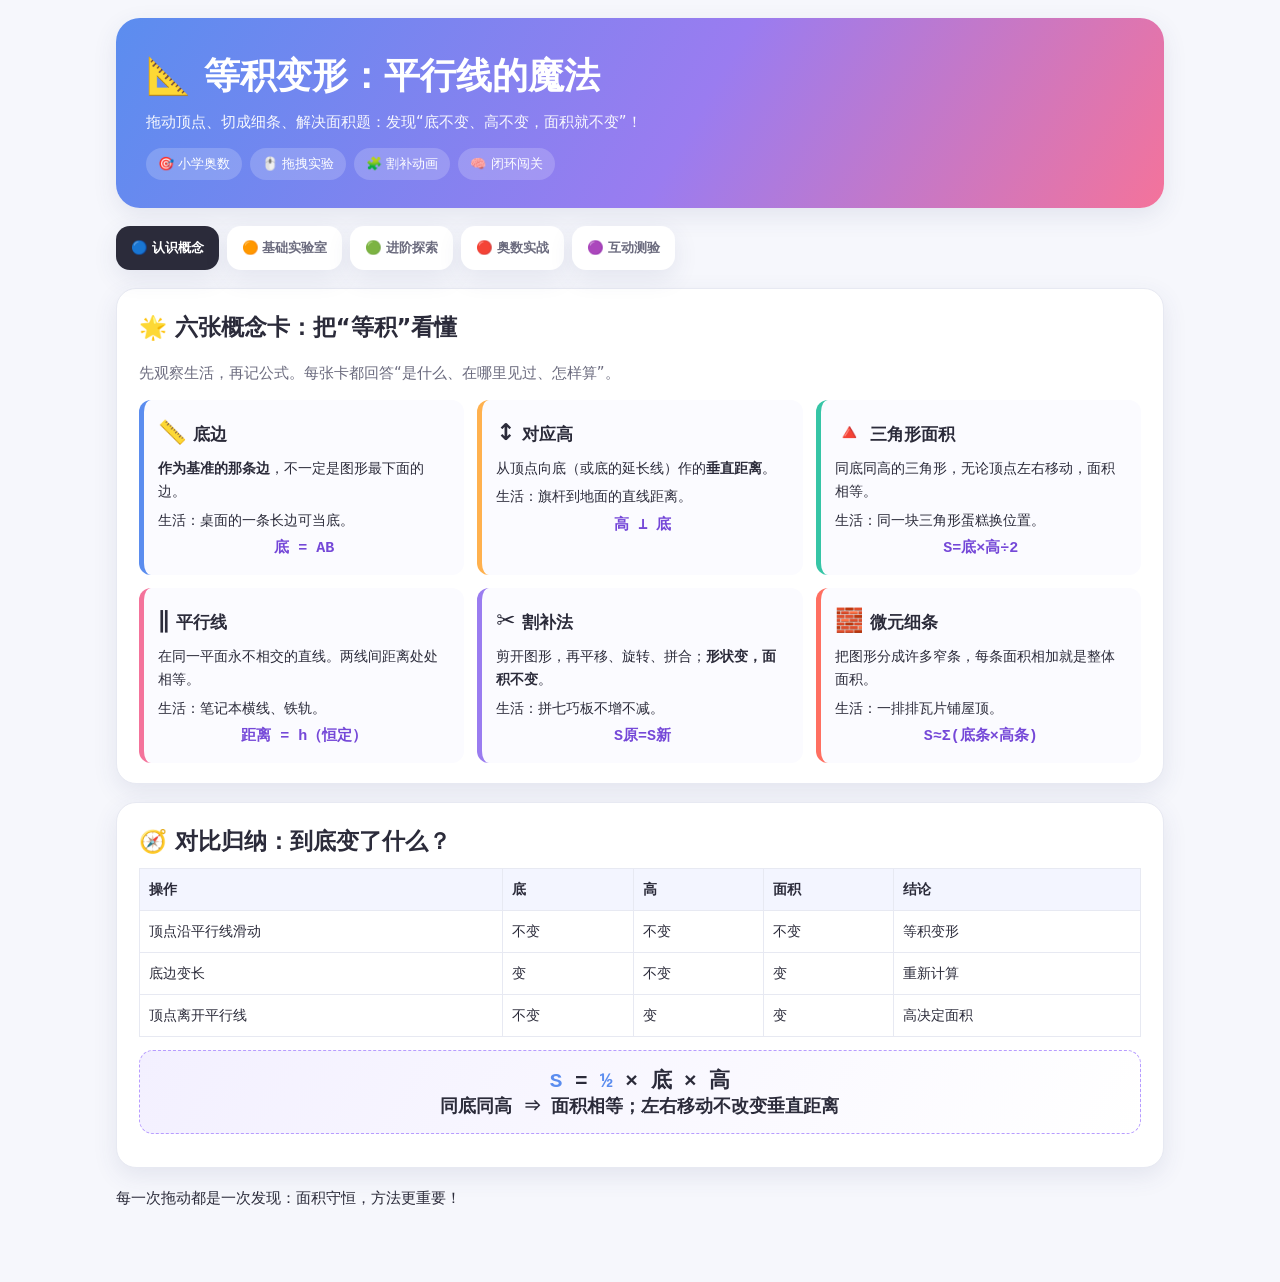
<file: demos/equal-area/index.html>
<!doctype html>
<html lang="zh-CN"><head><meta charset="utf-8"><meta name="viewport" content="width=device-width,initial-scale=1"><title>等积变形｜奥数几何模型课件</title>
<style>
:root{--c1:#5b8def;--c2:#ffb14e;--c3:#36c5a6;--c4:#f4739b;--c5:#9a7cf0;--ink:#2b2b3a;--muted:#6b6b7e;--bg:#f6f7fc;--card:#fff;--line:#e7e9f2;--shadow:0 8px 24px rgba(60,70,120,.1)}*{box-sizing:border-box}body{margin:0;background:var(--bg);color:var(--ink);font:15px/1.65 "PingFang SC","Microsoft YaHei",system-ui,sans-serif}.wrap{max-width:1080px;margin:auto;padding:18px 16px 70px}.hero{color:#fff;padding:28px 30px;border-radius:24px;background:linear-gradient(120deg,var(--c1),var(--c5) 55%,var(--c4));box-shadow:var(--shadow);margin-bottom:18px}.hero h1{margin:0 0 5px;font-size:clamp(25px,5vw,36px)}.hero p{margin:0;opacity:.95}.badges{display:flex;flex-wrap:wrap;gap:8px;margin-top:13px}.badge{padding:5px 12px;border-radius:99px;background:#ffffff2e;font-size:13px}.tabs{display:flex;gap:8px;flex-wrap:wrap;margin:0 0 18px}.tab{border:0;min-height:44px;padding:10px 15px;border-radius:14px;background:#fff;color:var(--muted);font-weight:700;cursor:pointer;box-shadow:var(--shadow)}.tab.active{background:var(--ink);color:#fff}.tab .dot{display:inline-block;width:9px;height:9px;border-radius:50%;margin-right:6px}.panel{display:none}.panel.active{display:block;animation:fade .35s ease}.card{background:var(--card);border:1px solid var(--line);border-radius:20px;padding:20px 22px;box-shadow:var(--shadow);margin-bottom:18px}.card h2{margin:0 0 7px}.card h3{color:var(--c1);margin:18px 0 6px}.lead,.small,.hint{color:var(--muted)}.grid{display:grid;gap:13px}.g3{grid-template-columns:repeat(auto-fit,minmax(245px,1fr))}.concept{padding:14px;border-left:5px solid var(--c1);background:#fbfbff;border-radius:12px}.concept h3{margin:0;color:var(--ink);font-size:17px}.emo{font-size:23px;margin-right:6px}.concept p{margin:5px 0;font-size:14px}.formula{display:block;color:#7548d8;text-align:center;font-weight:800;font-family:monospace}.fx{margin:13px 0;padding:15px;text-align:center;border:1px dashed #b79cff;border-radius:14px;background:linear-gradient(120deg,#f3f0ff,#fff);font:700 21px monospace}.fx .accent{color:var(--c1)}table{border-collapse:collapse;width:100%;font-size:14px}th,td{border:1px solid var(--line);padding:9px;text-align:left}th{background:#f3f5ff}.layout{display:grid;grid-template-columns:minmax(0,1fr) 285px;gap:15px}canvas{width:100%;height:auto;display:block;border:1px solid var(--line);border-radius:15px;touch-action:none;background:#fff}.controls{display:flex;gap:12px;align-items:end;flex-wrap:wrap}.ctrl{display:flex;flex-direction:column;gap:3px}.ctrl label{font-weight:700;font-size:13px}.ctrl output{color:var(--c1);font-weight:700}input[type=range]{accent-color:var(--c1);width:190px}.btn{border:0;border-radius:11px;padding:10px 15px;min-height:44px;background:var(--c1);color:#fff;font-weight:700;cursor:pointer}.btn.alt{background:#eef0ff;color:var(--c1)}.btn.ok{background:var(--c3)}.note{padding:10px 13px;border-radius:11px;background:#fff8ec;color:#815800}.solver{display:grid;grid-template-columns:repeat(auto-fit,minmax(140px,1fr));gap:10px}.solver label{font-weight:700;font-size:13px}.solver input{width:100%;padding:10px;border:1px solid var(--line);border-radius:9px;font-size:16px}.answer{background:#edfff7;border:1px solid #bfeede;border-radius:12px;padding:13px;display:none}.answer.show{display:block;color:#118a64}.steps{display:grid;grid-template-columns:repeat(auto-fit,minmax(190px,1fr));gap:10px}.step{padding:13px;border-radius:13px;background:#f3f5ff}.q{padding:14px;border:1px solid var(--line);border-radius:13px;margin:12px 0}.opt{display:block;width:100%;text-align:left;margin:7px 0;padding:10px;border:1px solid var(--line);background:#fff;border-radius:10px;cursor:pointer}.opt.correct{background:#eafff5;border-color:var(--c3)}.opt.wrong{background:#ffeef1;border-color:var(--c4)}.expl{display:none;background:#fff8ec;padding:10px;border-radius:9px;color:#765}.expl.show{display:block}@keyframes fade{from{opacity:0;transform:translateY(6px)}to{opacity:1;transform:none}}@media(max-width:760px){.wrap{padding:10px 12px 45px}.hero{padding:22px 18px}.layout{grid-template-columns:1fr}.card{padding:16px}.tab{flex:1 1 135px}.controls input[type=range]{width:100%}}@media(prefers-reduced-motion:reduce){.panel.active{animation:none}}
</style></head><body><main class="wrap">
<header class="hero"><h1>📐 等积变形：平行线的魔法</h1><p>拖动顶点、切成细条、解决面积题：发现“底不变、高不变，面积就不变”！</p><div class="badges"><span class="badge">🎯 小学奥数</span><span class="badge">🖱️ 拖拽实验</span><span class="badge">🧩 割补动画</span><span class="badge">🧠 闭环闯关</span></div></header>
<nav class="tabs" role="tablist"><button class="tab active" data-tab="concept">🔵 认识概念</button><button class="tab" data-tab="lab">🟠 基础实验室</button><button class="tab" data-tab="explore">🟢 进阶探索</button><button class="tab" data-tab="solve">🔴 奥数实战</button><button class="tab" data-tab="quiz">🟣 互动测验</button></nav>
<section id="concept" class="panel active"><article class="card"><h2>🌟 六张概念卡：把“等积”看懂</h2><p class="lead">先观察生活，再记公式。每张卡都回答“是什么、在哪里见过、怎样算”。</p><div class="grid g3">
<div class="concept"><h3><span class="emo">📏</span>底边</h3><p><b>作为基准的那条边</b>，不一定是图形最下面的边。</p><p>生活：桌面的一条长边可当底。</p><span class="formula">底 = AB</span></div><div class="concept" style="border-color:var(--c2)"><h3><span class="emo">↕️</span>对应高</h3><p>从顶点向底（或底的延长线）作的<b>垂直距离</b>。</p><p>生活：旗杆到地面的直线距离。</p><span class="formula">高 ⟂ 底</span></div><div class="concept" style="border-color:var(--c3)"><h3><span class="emo">🔺</span>三角形面积</h3><p>同底同高的三角形，无论顶点左右移动，面积相等。</p><p>生活：同一块三角形蛋糕换位置。</p><span class="formula">S=底×高÷2</span></div><div class="concept" style="border-color:var(--c4)"><h3><span class="emo">∥</span>平行线</h3><p>在同一平面永不相交的直线。两线间距离处处相等。</p><p>生活：笔记本横线、铁轨。</p><span class="formula">距离 = h（恒定）</span></div><div class="concept" style="border-color:var(--c5)"><h3><span class="emo">✂️</span>割补法</h3><p>剪开图形，再平移、旋转、拼合；<b>形状变，面积不变</b>。</p><p>生活：拼七巧板不增不减。</p><span class="formula">S原=S新</span></div><div class="concept" style="border-color:#ff6f61"><h3><span class="emo">🧱</span>微元细条</h3><p>把图形分成许多窄条，每条面积相加就是整体面积。</p><p>生活：一排排瓦片铺屋顶。</p><span class="formula">S≈Σ(底条×高条)</span></div></div></article>
<article class="card"><h2>🧭 对比归纳：到底变了什么？</h2><table><tr><th>操作</th><th>底</th><th>高</th><th>面积</th><th>结论</th></tr><tr><td>顶点沿平行线滑动</td><td>不变</td><td>不变</td><td>不变</td><td>等积变形</td></tr><tr><td>底边变长</td><td>变</td><td>不变</td><td>变</td><td>重新计算</td></tr><tr><td>顶点离开平行线</td><td>不变</td><td>变</td><td>变</td><td>高决定面积</td></tr></table><div class="fx"><span class="accent">S</span> = <span class="accent">½</span> × 底 × 高<br><small>同底同高 ⇒ 面积相等；左右移动不改变垂直距离</small></div></article></section>
<section id="lab" class="panel"><article class="card"><h2>🧪 基础实验室：拖动 P</h2><p class="lead">橙色顶点 P 被限制在上方平行线上。观察绿色虚线高和数字实时变化。</p><div class="layout"><div><canvas id="areaCanvas" width="760" height="470"></canvas><p class="small">蓝线：底 AB　紫线：顶点轨道　绿虚线：高 h</p></div><div><div class="fx" id="labRead">S = 54,600</div><p class="hint">底 AB = <b id="baseRead">420</b>　高 h = <b id="heightRead">260</b></p><button class="btn alt" id="areaReset">↺ 重置顶点</button><label style="display:block;margin-top:15px"><input type="checkbox" id="showGrid" checked> 显示网格</label><label style="display:block;margin-top:10px"><input type="checkbox" id="showSlices"> 显示微分细条 / 割补</label><div class="note" style="margin-top:15px">试试看：把 P 拖到最左、最右，面积读数会不会改变？</div></div></div></article></section>
<section id="explore" class="panel"><article class="card"><h2>🧠 进阶奥数：四边形中点定理</h2><p class="lead">任意四边形 ABCD 的四条边中点相连，会得到一个平行四边形；它的面积永远等于原四边形的一半。</p><div class="fx">S<sub>中点平行四边形</sub> = ½ S<sub>四边形</sub></div><div class="steps"><div class="step">① 连接两条对角线</div><div class="step">② 每个小三角形用同底等高</div><div class="step">③ 割补后四片恰好覆盖一半</div></div><p class="note">启发：遇到不规则四边形，先找中点、连线，再把“求复杂面积”转化成“求总面积的一半”。</p></article><article class="card"><h2>🧩 共角共边：等积的另一把钥匙</h2><p>两个三角形共享同一条底边，并且顶点在与底平行的直线上，它们的高相等，因此面积相等。点击“基础实验室”的微分细条图层，可观察每一层切片随 P 移动而错位，但每一层宽度与总和保持不变。</p><div class="fx">同底 + 同高　⇒　面积相等</div></article></section>
<section id="solve" class="panel"><article class="card"><h2>🏆 奥数实战：缺少哪个量？</h2><p>一块三角形彩纸底长 18 cm，高 12 cm。求它的面积；如果面积是 90 cm²、底是 15 cm，高是多少？</p><div class="solver"><label>底 b<input id="solveB" type="number" value="18" min="0"></label><label>高 h<input id="solveH" type="number" value="12" min="0"></label><label>已知面积 S（可选）<input id="solveS" type="number" placeholder="留空自动算"></label></div><button class="btn" id="solveBtn" style="margin-top:12px">立即计算</button><div class="answer" id="solveOut"></div><div class="steps"><div class="step"><b>① 找关键量</b><br>圈出底和对应的垂直高。</div><div class="step"><b>② 统一单位</b><br>cm 与 cm² 不要混淆。</div><div class="step"><b>③ 套模型</b><br>S=bh÷2，缺谁就反推谁。</div></div></article></section>
<section id="quiz" class="panel"><article class="card"><h2>🎮 互动小测验</h2><p class="lead">点击一个选项，立即看到对错和图文解释。</p><div id="quizBox"></div></article></section><footer>每一次拖动都是一次发现：面积守恒，方法更重要！</footer></main>
<script>
const $=s=>document.querySelector(s);document.querySelectorAll('.tab').forEach(b=>b.onclick=()=>{document.querySelectorAll('.tab').forEach(x=>x.classList.toggle('active',x===b));document.querySelectorAll('.panel').forEach(p=>p.classList.toggle('active',p.id===b.dataset.tab))});
const ac=$('#areaCanvas'),ax=ac.getContext('2d');let P={x:380,y:90},drag=0,gridOn=true,slices=false,slicePhase=0,raf=0;const A={x:170,y:350},B={x:590,y:350};function scalePos(e,cv,w=760,h=470){let r=cv.getBoundingClientRect();return{x:(e.clientX-r.left)*w/r.width,y:(e.clientY-r.top)*h/r.height}}function areaDraw(){ax.clearRect(0,0,760,470);if(gridOn){ax.strokeStyle='#e2e7f5';ax.lineWidth=1;for(let i=30;i<740;i+= thirty()){ax.beginPath();ax.moveTo(i,20);ax.lineTo(i,440);ax.stroke()}for(let y=30;y<450;y+=35){ax.beginPath();ax.moveTo(20,y);ax.lineTo(740,y);ax.stroke()}}ax.setLineDash([9,7]);ax.strokeStyle='#9a7cf0';ax.beginPath();ax.moveTo(25,90);ax.lineTo(735,90);ax.moveTo(25,350);ax.lineTo(735,350);ax.stroke();ax.setLineDash([]);ax.strokeStyle='#36c5a6';ax.beginPath();ax.moveTo(P.x,P.y);ax.lineTo(P.x,350);ax.stroke();ax.fillStyle='#dfe8ff';ax.beginPath();ax.moveTo(A.x,A.y);ax.lineTo(B.x,B.y);ax.lineTo(P.x,P.y);ax.closePath();ax.fill();if(slices){for(let i=1;i<16;i++){let u=i/16,y=P.y+(350-P.y)*u,w=(B.x-A.x)*u,shift=Math.sin((u+slicePhase)*Math.PI*2)*28;ax.fillStyle=i%2?'#5b8def88':'#ffb14eaa';ax.fillRect(P.x-w/2+shift,y-3,w,6)}}ax.strokeStyle='#5b8def';ax.lineWidth=4;ax.stroke();[[A,'A','#5b8def'],[B,'B','#5b8def'],[P,'P（拖动）','#ffb14e']].forEach(([p,l,col])=>{ax.fillStyle=col;ax.beginPath();ax.arc(p.x,p.y,11,0,7);ax.fill();ax.fillStyle='#2b2b3a';ax.font='bold 15px sans-serif';ax.fillText(l,p.x+14,p.y+5)});let s=Math.abs((A.x*(B.y-P.y)+B.x*(P.y-A.y)+P.x*(A.y-B.y))/2);$('#baseRead').textContent=B.x-A.x;$('#heightRead').textContent=B.y-P.y;$('#labRead').textContent='S = '+s.toFixed(0)+' 平方单位'}function thirty(){return 35}ac.addEventListener('pointerdown',e=>{let q=scalePos(e,ac);if(Math.hypot(q.x-P.x,q.y-P.y)<28){drag=1;ac.setPointerCapture(e.pointerId)}});ac.addEventListener('pointermove',e=>{if(drag){P.x=Math.max(50,Math.min(710,scalePos(e,ac).x));areaDraw()}});['pointerup','pointercancel'].forEach(n=>ac.addEventListener(n,()=>drag=0));$('#showGrid').onchange=e=>{gridOn=e.target.checked;areaDraw()};$('#showSlices').onchange=e=>{slices=e.target.checked;if(slices)requestAnimationFrame(sliceLoop);areaDraw()};function sliceLoop(){if(!slices)return;slicePhase=(slicePhase+.008)%1;areaDraw();raf=requestAnimationFrame(sliceLoop)}$('#areaReset').onclick=()=>{P.x=380;areaDraw()};areaDraw();
const questions=[['顶点沿平行线移动，三角形的哪一个量保持不变？',['底和高都不变','只有底变','只有高变','底高都变'],0,'P仍在同一条平行线上，AB与两平行线距离都没有变化。'],['底 10 cm、高 6 cm 的三角形面积是？',['30 cm²','60 cm²','16 cm²','36 cm²'],0,'S=10×6÷2=30 cm²。'],['割补法的核心是什么？',['剪拼但面积不增不减','把单位换成米','只看周长','把高变成底'],0,'平移、旋转不会改变面积。'],['面积 48 cm²、底 12 cm 的三角形高是？',['8 cm','4 cm','12 cm','96 cm'],0,'h=2S÷b=96÷12=8 cm。'],['同底同高的两个三角形面积关系？',['一定相等','一定一大一小','相差一半','无法判断'],0,'共同公式 S=bh÷2，b、h相同所以相等。']];let qb=$('#quizBox');questions.forEach((q,i)=>{let d=document.createElement('div');d.className='q';d.innerHTML='<b>'+(i+1)+'、'+q[0]+'</b>'+q[1].map((o,j)=>`<button class="opt" data-i="${j}">${o}</button>`).join('')+'<div class="expl">💡 '+q[3]+'</div>';d.querySelectorAll('.opt').forEach(o=>o.onclick=()=>{d.querySelectorAll('.opt').forEach(x=>x.classList.remove('correct','wrong'));o.classList.add(+o.dataset.i===q[2]?'correct':'wrong');d.querySelector('.expl').classList.add('show')});qb.appendChild(d)});$('#solveBtn').onclick=()=>{let b=+$('#solveB').value,h=+$('#solveH').value,s=+$('#solveS').value;let out=$('#solveOut');if(s&&b){out.innerHTML='<b>反推高 h = 2S÷b = '+(2*s/b).toFixed(2)+' cm</b><br>验证：'+b+'×'+(2*s/b).toFixed(2)+'÷2 = '+s+' cm²。'}else if(b&&h){out.innerHTML='<b>S = b×h÷2 = '+(b*h/2).toFixed(2)+' 平方单位</b><br>把底乘高再除以 2。'}else{out.textContent='请输入底和高，或输入面积与底。'}out.classList.add('show')};
</script></body></html>
</file>
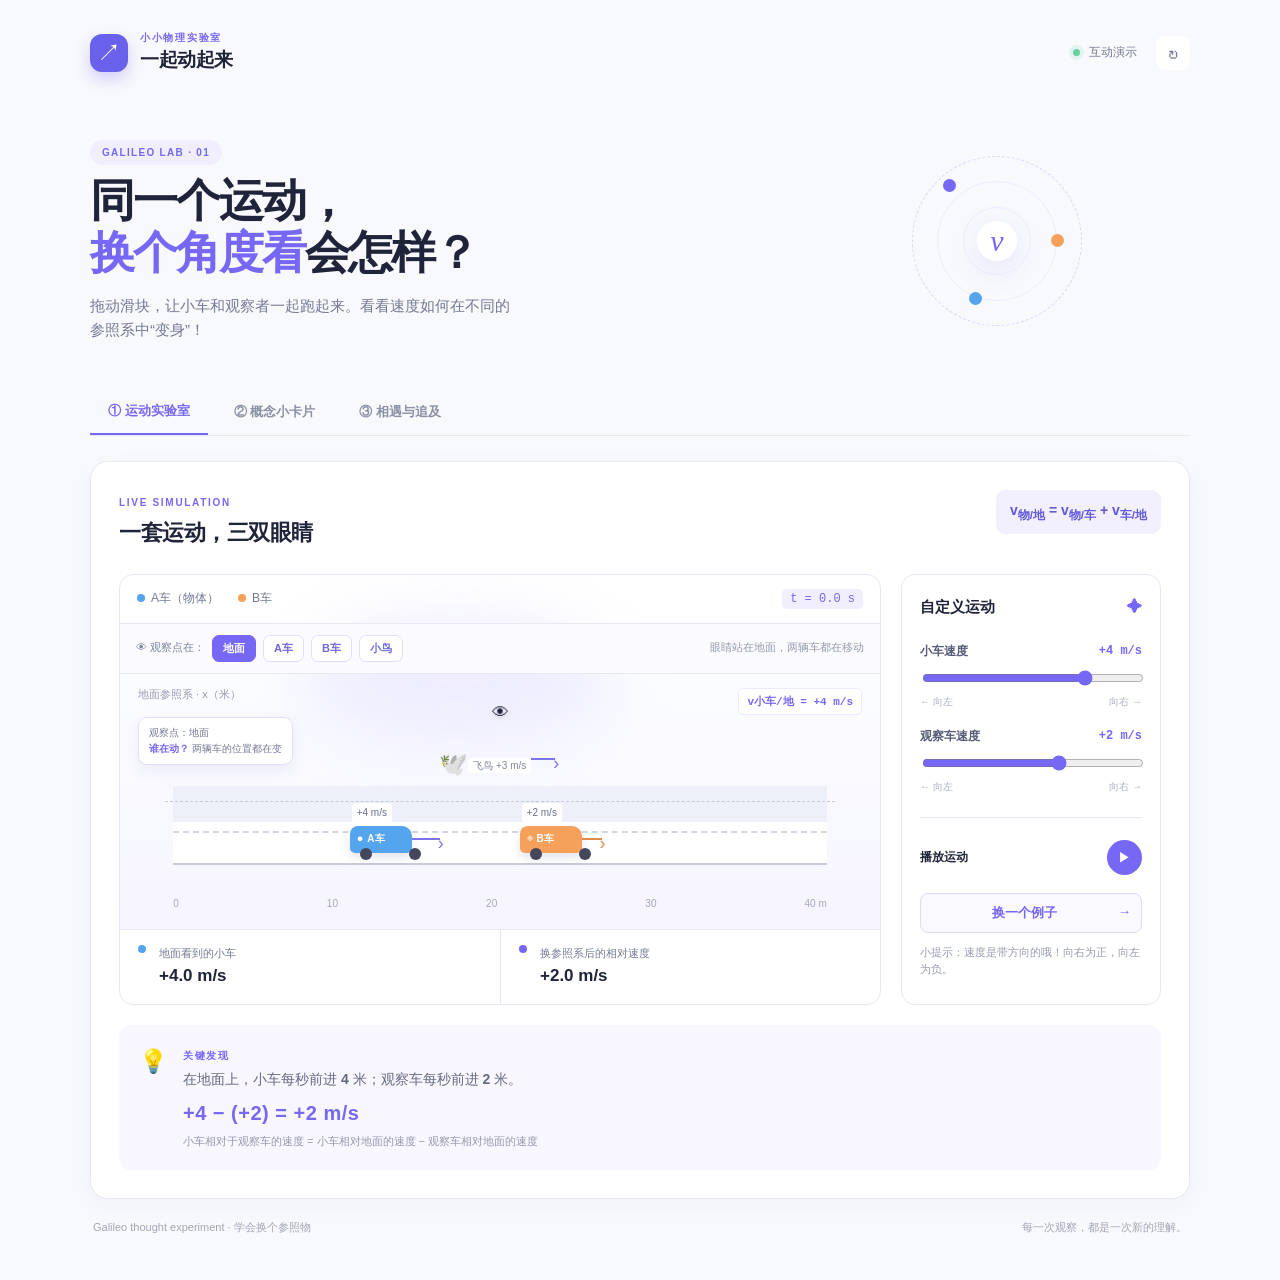
<file: demos/galileo-lab/index.html>
<!doctype html>
<html lang="zh-CN">
<head>
  <meta charset="UTF-8" />
  <meta name="viewport" content="width=device-width, initial-scale=1.0" />
  <title>一起动起来｜伽利略变换实验室</title>
  <link rel="stylesheet" href="styles.css" />
</head>
<body>
  <main class="app-shell">
    <header class="topbar">
      <div class="brand"><span class="brand-mark">↗</span><div><p class="eyebrow">小小物理实验室</p><h1>一起动起来</h1></div></div>
      <div class="top-actions"><span class="live-dot"></span><span>互动演示</span><button class="icon-btn" id="resetBtn" title="重置实验">↻</button></div>
    </header>

    <section class="hero">
      <div><span class="pill">GALILEO LAB · 01</span><h2>同一个运动，<br><em>换个角度看</em>会怎样？</h2><p>拖动滑块，让小车和观察者一起跑起来。看看速度如何在不同的参照系中“变身”！</p></div>
      <div class="hero-orbit"><span class="orbit-dot dot-a"></span><span class="orbit-dot dot-b"></span><span class="orbit-dot dot-c"></span><span class="orbit-core">v</span></div>
    </section>

    <nav class="tabs" aria-label="实验章节"><button class="tab active" data-tab="lab">① 运动实验室</button><button class="tab" data-tab="concepts">② 概念小卡片</button><button class="tab" data-tab="problems">③ 相遇与追及</button></nav>

    <section class="panel tab-panel active" id="lab-panel">
      <div class="section-heading"><div><span class="section-kicker">LIVE SIMULATION</span><h3>一套运动，三双眼睛</h3></div><span class="formula-chip">v<sub>物/地</sub> = v<sub>物/车</sub> + v<sub>车/地</sub></span></div>
      <div class="lab-grid">
        <div class="stage-card">
          <div class="stage-top"><div class="legend"><span class="legend-item"><i class="blue"></i>A车（物体）</span><span class="legend-item"><i class="orange"></i>B车</span></div><div class="timer" id="timer">t = 0.0 s</div></div><div class="frame-switcher"><span class="eye-label">👁 观察点在：</span><button class="frame-btn active" data-frame="ground">地面</button><button class="frame-btn" data-frame="object">A车</button><button class="frame-btn" data-frame="observer">B车</button><button class="frame-btn" data-frame="bird">小鸟</button><span class="frame-help" id="frameHelp">眼睛站在地面，两个物体都在移动</span></div>
          <div class="stage" id="stage"><div class="sky-glow"></div><div class="observer-eye" id="observerEye">👁</div><div class="bird" id="bird"><span>🕊️</span><i class="velocity-arrow"></i><small>飞鸟 +3 m/s</small></div><div class="concept-bubble" id="conceptBubble">参照物：地面<br><b>谁在动？</b> 两辆车的位置都在变</div><div class="stage-equation" id="stageEquation">v小车/地 = +4 m/s</div><div class="track-label" id="trackLabel">地面参照系 · x（米）</div><div class="road"><div class="road-line"></div><div class="vehicle blue-car" id="objectCar"><span class="car-face">●</span><b>A车</b><i class="velocity-arrow"></i><small id="objectBadge">+4 m/s</small></div><div class="vehicle orange-car" id="observerCar"><span class="car-face">◉</span><b>B车</b><i class="velocity-arrow"></i><small id="observerBadge">+2 m/s</small></div></div><div class="axis"><span>0</span><span>10</span><span>20</span><span>30</span><span>40 m</span></div></div>
          <div class="frame-readouts"><div class="readout"><span class="readout-dot blue"></span><div><small id="primaryReadoutLabel">当前视角看到的小车</small><strong id="groundReadout">+4.0 m/s</strong></div></div><div class="readout"><span class="readout-dot purple"></span><div><small>换参照系后的相对速度</small><strong id="relativeReadout">+2.0 m/s</strong></div></div></div>
        </div>
        <aside class="control-card"><div class="control-title"><span>自定义运动</span><span class="sparkle">✦</span></div><label>小车速度 <output id="objectSpeedOut">+4 m/s</output><input id="objectSpeed" type="range" min="-8" max="8" value="4" step="1" /></label><div class="direction-hint"><span>← 向左</span><span>向右 →</span></div><label>观察车速度 <output id="observerSpeedOut">+2 m/s</output><input id="observerSpeed" type="range" min="-8" max="8" value="2" step="1" /></label><div class="direction-hint"><span>← 向左</span><span>向右 →</span></div><div class="divider"></div><div class="control-row"><span>播放运动</span><button class="play-btn" id="playBtn">▶</button></div><button class="ghost-btn" id="demoBtn">换一个例子 <span>→</span></button><p class="tip">小提示：速度是带方向的哦！向右为正，向左为负。</p></aside>
      </div>
      <div class="equation-card"><div class="equation-icon">💡</div><div><span class="section-kicker">关键发现</span><p>在地面上，小车每秒前进 <strong id="eqGround">4</strong> 米；观察车每秒前进 <strong id="eqObserver">2</strong> 米。</p><div class="big-equation"><span id="eqObject">+4</span> − <span id="eqFrame">(+2)</span> = <strong id="eqRelative">+2 m/s</strong></div><small>小车相对于观察车的速度 = 小车相对地面的速度 − 观察车相对地面的速度</small></div></div>
    </section>

    <section class="panel tab-panel" id="concepts-panel"><div class="section-heading"><div><span class="section-kicker">PHYSICS DICTIONARY</span><h3>把难词变成生活画面</h3></div></div><div class="concept-grid" id="conceptGrid"></div></section>

    <section class="panel tab-panel" id="problems-panel"><div class="section-heading"><div><span class="section-kicker">MEET & CHASE</span><h3>相遇和追及，原来都是“比一比”</h3></div></div><div class="problem-grid"><div class="problem-card meet"><span class="problem-icon">🤝</span><h4>相遇问题</h4><p>两个人从两边向对方走，距离会以<strong>相对速度</strong>变小。</p><div class="problem-formula">相遇时间 = 总路程 ÷（速度₁ + 速度₂）</div><div class="mini-solver"><label>相距 <input type="number" id="meetDistance" value="100" min="1" /> 米</label><label>小明 <input type="number" id="meetV1" value="3" min="0" /> m/s</label><label>小红 <input type="number" id="meetV2" value="2" min="0" /> m/s</label><div class="answer" id="meetAnswer">他们将在 <b>20.0 秒</b> 后相遇</div></div></div><div class="problem-card chase"><span class="problem-icon">🏃</span><h4>追及问题</h4><p>后面的人要追上前面的人，先抹平的是<strong>领先的距离</strong>。</p><div class="problem-formula">追及时间 = 领先距离 ÷（快者速度 − 慢者速度）</div><div class="mini-solver"><label>领先 <input type="number" id="chaseDistance" value="60" min="1" /> 米</label><label>小车 <input type="number" id="chaseV1" value="8" min="0" /> m/s</label><label>小兔 <input type="number" id="chaseV2" value="5" min="0" /> m/s</label><div class="answer" id="chaseAnswer">小车将在 <b>20.0 秒</b> 后追上</div></div></div></div><div class="steps"><span>① 画线段图，找出距离</span><span>② 统一方向，写出速度</span><span>③ 用相对速度求时间</span></div></section>

    <footer><span>Galileo thought experiment · 学会换个参照物</span><span>每一次观察，都是一次新的理解。</span></footer>
  </main>
  <script src="app.js"></script>
</body>
</html>
</file>
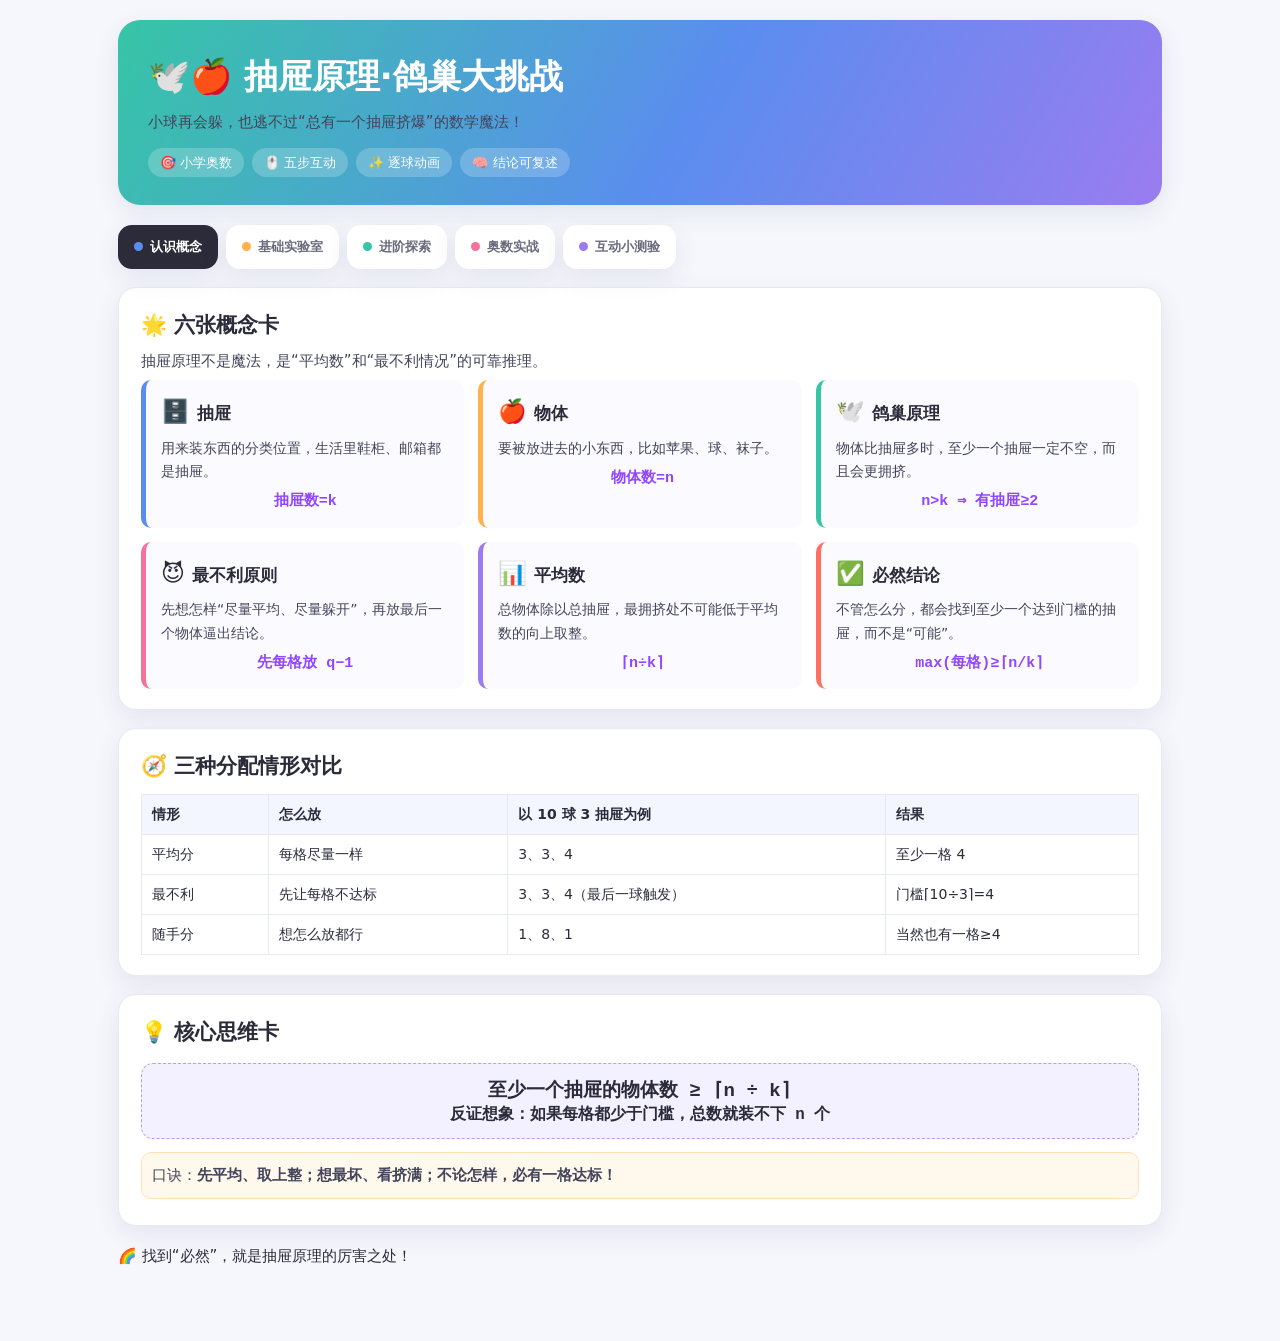
<file: demos/pigeonhole/index.html>
<!doctype html><html lang="zh-CN"><head><meta charset="UTF-8"><meta name="viewport" content="width=device-width,initial-scale=1"><title>抽屉原理·奥数互动小课堂</title><style>:root{--c1:#5b8def;--c2:#ffb14e;--c3:#36c5a6;--c4:#f4739b;--c5:#9a7cf0;--ink:#2b2b3a;--muted:#6b6b7e;--bg:#f6f7fc;--card:#fff;--line:#e7e9f2;--shadow:0 8px 24px rgba(60,70,120,.1)}*{box-sizing:border-box}body{margin:0;background:var(--bg);color:var(--ink);font:15px/1.65 "PingFang SC","Microsoft YaHei",system-ui,sans-serif}.wrap{max-width:1080px;margin:auto;padding:20px 18px 70px}.hero{background:linear-gradient(120deg,var(--c3),var(--c1) 55%,var(--c5));color:#fff;border-radius:22px;padding:28px 30px;box-shadow:var(--shadow);margin-bottom:20px}.hero h1{margin:0 0 6px;font-size:clamp(25px,5vw,34px)}.hero p{margin:0}.badges{display:flex;gap:8px;flex-wrap:wrap;margin-top:13px}.badge{background:#ffffff33;border-radius:999px;padding:4px 12px;font-size:13px}.tabs{display:flex;flex-wrap:wrap;gap:8px;margin-bottom:18px}.tab{border:0;background:#fff;color:var(--muted);padding:10px 16px;min-height:44px;border-radius:14px;box-shadow:var(--shadow);font-weight:700;cursor:pointer}.tab.active{background:var(--ink);color:#fff}.dot{display:inline-block;width:9px;height:9px;border-radius:50%;margin-right:7px}.panel{display:none}.panel.active{display:block;animation:fade .3s}.card{background:var(--card);border:1px solid var(--line);border-radius:18px;padding:20px 22px;box-shadow:var(--shadow);margin-bottom:18px}.card h2{margin:0 0 4px;font-size:21px}.card h3{color:var(--c1);margin:17px 0 7px}.lead,p{margin:6px 0;color:#44445a}.grid{display:grid;gap:14px}.g3{grid-template-columns:repeat(auto-fit,minmax(250px,1fr))}.g2{grid-template-columns:repeat(auto-fit,minmax(300px,1fr))}.concept{border-left:5px solid var(--c1);padding:13px 15px;background:#fbfbff;border-radius:10px}.concept h4{margin:0 0 5px;font-size:17px}.emo{font-size:23px;margin-right:7px}.concept p{font-size:14px}.formula{display:block;text-align:center;margin-top:7px;font-weight:800;color:#9146ff;font-family:monospace}.compare{width:100%;border-collapse:collapse;font-size:14px;margin-top:10px}.compare th,.compare td{border:1px solid var(--line);padding:8px 10px;text-align:left}.compare th{background:#f3f5ff}.fx{text-align:center;padding:13px;margin:13px 0;border-radius:12px;font:700 19px monospace;background:#f3f0ff;border:1px dashed #b79cff}.controls{display:flex;flex-wrap:wrap;gap:10px 20px;align-items:end;margin:14px 0}.ctrl{display:flex;flex-direction:column;gap:2px}.ctrl label{font-size:13px;font-weight:700;color:var(--muted)}input[type=range]{width:180px;accent-color:var(--c1)}.val{font-weight:800;color:var(--c1)}button.btn{border:0;background:var(--c1);color:#fff;padding:10px 16px;min-height:44px;border-radius:12px;font-weight:700;cursor:pointer}.btn.green{background:var(--c3)}.btn.orange{background:var(--c2)}.btn.ghost{background:#fff;color:var(--ink);border:1px solid var(--line)}button:focus-visible,input:focus-visible,select:focus-visible{outline:3px solid #9bb0ff;outline-offset:2px}.drawers{display:grid;grid-template-columns:repeat(auto-fit,minmax(110px,1fr));gap:12px;align-items:end;margin-top:15px}.drawer{min-height:180px;padding:9px 7px 7px;border:3px solid #b9c6ee;border-bottom:10px solid #7e91c8;border-radius:12px 12px 8px 8px;background:#f7f8ff;display:flex;flex-direction:column;justify-content:flex-end;transition:.55s}.drawer.hot{border-color:var(--c3);background:#e4fff7;box-shadow:0 0 0 4px #b8f1df}.drawer h4{text-align:center;margin:0 auto;color:var(--muted)}.balls{display:flex;flex-wrap:wrap;gap:3px;justify-content:center}.ball{width:22px;height:22px;border-radius:50%;background:var(--c2);border:2px solid #cf7b19;display:block;animation:pop .4s}.steps{display:grid;grid-template-columns:repeat(3,1fr);gap:9px;margin-top:14px}.step{background:#f5f7ff;padding:11px;border-radius:10px}.step b{color:var(--c1)}.status{padding:11px;border-radius:10px;background:#eefaf7;color:#08775e;font-weight:700;min-height:48px}.solver{background:#fff8ec;border:1px solid #ffe1b3;border-radius:12px;padding:14px}.inputs{display:flex;gap:10px;flex-wrap:wrap}.inputs label{font-weight:700}.inputs input{width:78px;padding:9px;border:1px solid var(--line);border-radius:9px;font:inherit}.answer{display:none;background:#edfff7;border:1px solid #bfeede;border-radius:12px;padding:12px;margin-top:12px}.answer.show{display:block}.big{font-size:19px;color:#11966b;font-weight:800}.q{border:1px solid var(--line);border-radius:12px;padding:14px 16px;margin:12px 0;background:#fbfbff}.qt{font-weight:800;margin-bottom:9px}.opt{display:block;width:100%;text-align:left;background:#fff;border:1px solid var(--line);border-radius:10px;padding:9px 12px;margin:6px 0;cursor:pointer}.opt.correct{background:#eafff5;border-color:var(--c3);color:#0f8561}.opt.wrong{background:#ffeef1;border-color:var(--c4);color:#c03a56}.expl{display:none;font-size:13.5px;background:#fff;padding:9px;border-radius:8px}.expl.show{display:block}.note{background:#fff8ec;border:1px solid #ffe1b3;border-radius:10px;padding:10px}.switch{display:flex;gap:8px;flex-wrap:wrap}.compbox{padding:13px;border:2px dashed var(--c5);border-radius:12px;background:#faf8ff}@keyframes fade{from{opacity:0;transform:translateY(5px)}to{opacity:1;transform:none}}@keyframes pop{from{transform:scale(0)}to{transform:scale(1)}}@media(max-width:700px){.steps{grid-template-columns:1fr}.wrap{padding:12px}.controls{align-items:stretch}input[type=range]{width:min(100%,280px)}}@media(prefers-reduced-motion:reduce){*{animation:none!important;transition:none!important}}</style></head><body><main class="wrap"><header class="hero"><h1>🕊️🍎 抽屉原理·鸽巢大挑战</h1><p>小球再会躲，也逃不过“总有一个抽屉挤爆”的数学魔法！</p><div class="badges"><span class="badge">🎯 小学奥数</span><span class="badge">🖱️ 五步互动</span><span class="badge">✨ 逐球动画</span><span class="badge">🧠 结论可复述</span></div></header><nav class="tabs"><button class="tab active" data-tab="concept"><i class="dot" style="background:#5b8def"></i>认识概念</button><button class="tab" data-tab="lab"><i class="dot" style="background:#ffb14e"></i>基础实验室</button><button class="tab" data-tab="advanced"><i class="dot" style="background:#36c5a6"></i>进阶探索</button><button class="tab" data-tab="solve"><i class="dot" style="background:#f4739b"></i>奥数实战</button><button class="tab" data-tab="quiz"><i class="dot" style="background:#9a7cf0"></i>互动小测验</button></nav><section class="panel active" id="concept"><div class="card"><h2>🌟 六张概念卡</h2><p class="lead">抽屉原理不是魔法，是“平均数”和“最不利情况”的可靠推理。</p><div class="grid g3"><article class="concept"><h4><span class="emo">🗄️</span>抽屉</h4><p>用来装东西的分类位置，生活里鞋柜、邮箱都是抽屉。</p><span class="formula">抽屉数=k</span></article><article class="concept" style="border-color:var(--c2)"><h4><span class="emo">🍎</span>物体</h4><p>要被放进去的小东西，比如苹果、球、袜子。</p><span class="formula">物体数=n</span></article><article class="concept" style="border-color:var(--c3)"><h4><span class="emo">🕊️</span>鸽巢原理</h4><p>物体比抽屉多时，至少一个抽屉一定不空，而且会更拥挤。</p><span class="formula">n&gt;k ⇒ 有抽屉≥2</span></article><article class="concept" style="border-color:var(--c4)"><h4><span class="emo">😈</span>最不利原则</h4><p>先想怎样“尽量平均、尽量躲开”，再放最后一个物体逼出结论。</p><span class="formula">先每格放 q−1</span></article><article class="concept" style="border-color:var(--c5)"><h4><span class="emo">📊</span>平均数</h4><p>总物体除以总抽屉，最拥挤处不可能低于平均数的向上取整。</p><span class="formula">⌈n÷k⌉</span></article><article class="concept" style="border-color:#ff6f61"><h4><span class="emo">✅</span>必然结论</h4><p>不管怎么分，都会找到至少一个达到门槛的抽屉，而不是“可能”。</p><span class="formula">max(每格)≥⌈n/k⌉</span></article></div></div><div class="card"><h2>🧭 三种分配情形对比</h2><table class="compare"><thead><tr><th>情形</th><th>怎么放</th><th>以 10 球 3 抽屉为例</th><th>结果</th></tr></thead><tbody><tr><td>平均分</td><td>每格尽量一样</td><td>3、3、4</td><td>至少一格 4</td></tr><tr><td>最不利</td><td>先让每格不达标</td><td>3、3、4（最后一球触发）</td><td>门槛⌈10÷3⌉=4</td></tr><tr><td>随手分</td><td>想怎么放都行</td><td>1、8、1</td><td>当然也有一格≥4</td></tr></tbody></table></div><div class="card"><h2>💡 核心思维卡</h2><div class="fx">至少一个抽屉的物体数 ≥ ⌈n ÷ k⌉<br><small>反证想象：如果每格都少于门槛，总数就装不下 n 个</small></div><p class="note">口诀：<b>先平均、取上整；想最坏、看挤满；不论怎样，必有一格达标！</b></p></div></section><section class="panel" id="lab"><div class="card"><h2>🎬 基础实验室：苹果逐球入柜</h2><p class="lead">调整苹果 n 和抽屉 k，选择手动投放或最不利动画，观察高亮抽屉。</p><div class="controls"><div class="ctrl"><label>苹果数 n：<output id="nVal">14</output> 个</label><input type="range" id="n" min="1" max="40" value="14"></div><div class="ctrl"><label>抽屉数 k：<output id="kVal">4</output> 个</label><input type="range" id="k" min="1" max="10" value="4"></div><button class="btn orange" id="worst">😈 播放最不利</button><button class="btn green" id="play">▶ 播放分配</button><button class="btn ghost" id="pause">⏸ 暂停</button><button class="btn ghost" id="reset">↺ 重置</button></div><div class="controls"><label>手动投进：</label><select id="target"></select><button class="btn" id="drop">🍎 放入一个</button></div><div class="status" id="status"></div><div class="drawers" id="drawers"></div><div class="counter"><span class="pill">已放：<b id="placed">14</b> / <b id="total">14</b></span><span class="pill">必达门槛：<b id="ceil">4</b> 个</span><span class="pill">高亮抽屉：<b id="hot">1</b> 个</span></div><div class="steps"><div class="step"><b>① 看抽屉</b><br>先数有几个位置。</div><div class="step"><b>② 放苹果</b><br>先平均是最不利。</div><div class="step"><b>③ 找高亮</b><br>至少一格达到⌈n÷k⌉。</div></div></div></section><section class="panel" id="advanced"><div class="card"><h2>🔍 进阶探索：最倒霉的安排</h2><p>要保证某格至少有 <b>q</b> 个物体，最不利时每个抽屉先放 q−1 个；再放第 k(q−1)+1 个，必然突破。</p><div class="switch"><button class="btn" id="showWorst">最不利路线</button><button class="btn ghost" id="showAvg">平均数路线</button></div><div class="compbox" id="advanceText">目标 q=4：先给 4 个抽屉各放 3 个，共 12 个仍没人达标；第 13 个放入后，某格必有 4 个。</div><div class="fx" id="advanceFx">保证至少 q 个：n = k(q−1)+1</div></div><div class="card"><h2>🧠 情形切换</h2><div class="grid g2"><div class="concept"><h4>生日问题</h4><p>366 个日期是抽屉，367 个人是物体，必有两人生日同一天。</p><span class="formula">367&gt;366</span></div><div class="concept" style="border-color:var(--c3)"><h4>袜子配对</h4><p>黑、白、蓝 3 种颜色是抽屉，拿 4 只袜子必有两只同色。</p><span class="formula">3+1=4</span></div></div></div></section><section class="panel" id="solve"><div class="card"><h2>🏆 奥数实战：糖果入盒</h2><p>把 n 颗糖果放进 k 个盒子，至少一个盒子有多少颗？输入数字，马上解出并看算式。</p><div class="solver"><div class="inputs"><label>糖果 n <input id="sn" type="number" value="23" min="1"></label><label>盒子 k <input id="sk" type="number" value="5" min="1"></label><button class="btn" id="solveBtn">立即求解</button></div><div class="answer" id="answer"></div></div><h3>解题四步卡</h3><div class="grid g2"><div class="step"><b>① 找 n 和 k</b><br>总物体是 23，抽屉是 5。</div><div class="step"><b>② 做除法</b><br>23÷5=4 余 3。</div><div class="step"><b>③ 向上取整</b><br>⌈23÷5⌉=5，不丢掉余数。</div><div class="step"><b>④ 反推验证</b><br>若每格最多 4 个，只能装 20 个，装不下 23！</div></div></div></section><section class="panel" id="quiz"><div class="card"><h2>🎮 互动小测验：闯过 5 关</h2><p class="lead">点击选项即时反馈，解析会告诉你“为什么一定如此”。</p><div class="q"><div class="qt">1. 5 个抽屉放 6 个球，至少一格有几个？</div><button class="opt" data-ok="false">A. 1</button><button class="opt" data-ok="true">B. 2</button><button class="opt" data-ok="false">C. 5</button><div class="expl">⌈6÷5⌉=2。若每格都只有 1 个，只能装 5 个，装不下第 6 个。</div></div><div class="q"><div class="qt">2. “最不利分配”应该先做什么？</div><button class="opt" data-ok="true">A. 每格尽量放到门槛以下</button><button class="opt" data-ok="false">B. 全塞进一个抽屉</button><button class="opt" data-ok="false">C. 把球拿走</button><div class="expl">先让每个抽屉都差一点达标，才能证明下一个物体一定触发结论。</div></div><div class="q"><div class="qt">3. 10 个物体、3 个抽屉，至少一格有多少？</div><button class="opt" data-ok="false">A. 3</button><button class="opt" data-ok="true">B. 4</button><button class="opt" data-ok="false">C. 10</button><div class="expl">⌈10÷3⌉=4，分配可为 3、3、4，最平均也逃不掉 4。</div></div><div class="q"><div class="qt">4. 3 种颜色拿几只袜子必有同色两只？</div><button class="opt" data-ok="false">A. 3</button><button class="opt" data-ok="true">B. 4</button><button class="opt" data-ok="false">C. 6</button><div class="expl">先拿 3 只可能每色一只，第 4 只无论什么颜色都会和某只同色。</div></div><div class="q"><div class="qt">5. n=20、k=4 时门槛是多少？</div><button class="opt" data-ok="false">A. 4</button><button class="opt" data-ok="true">B. 5</button><button class="opt" data-ok="false">C. 6</button><div class="expl">⌈20÷4⌉=5，平均每格 5 个，至少一格当然有 5 个。</div></div></div></section><footer>🌈 找到“必然”，就是抽屉原理的厉害之处！</footer></main><script>const $=s=>document.querySelector(s),$$=s=>document.querySelectorAll(s);let counts=[],paused=false,timer=null;$$('.tab').forEach(b=>b.onclick=()=>{$$('.tab').forEach(x=>x.classList.remove('active'));$$('.panel').forEach(x=>x.classList.remove('active'));b.classList.add('active');$('#'+b.dataset.tab).classList.add('active')});function need(){return Math.ceil(+$('#n').value/+$('#k').value)}function render(){let N=+$('#n').value,K=+$('#k').value;if(counts.length!==K)counts=Array(K).fill(0);$('#nVal').textContent=N;$('#kVal').textContent=K;$('#total').textContent=N;$('#ceil').textContent=need();let d=$('#drawers');d.innerHTML='';let hot=0;counts.forEach((c,i)=>{if(c>=need())hot++;let e=document.createElement('div');e.className='drawer'+(c>=need()?' hot':'');e.innerHTML=`<h4>抽屉 ${i+1}<br><b>${c}</b> 个</h4><div class="balls">${'<i class="ball"></i>'.repeat(c)}</div>`;d.append(e)});$('#target').innerHTML=counts.map((_,i)=>`<option value="${i}">抽屉 ${i+1}</option>`).join('');$('#placed').textContent=counts.reduce((a,b)=>a+b,0);$('#hot').textContent=hot;$('#status').textContent=hot?`🎉 找到了！${hot} 个抽屉至少装有 ${need()} 个物体。`:'继续投放，观察哪格先达到门槛。'}function distribute(kind){clearInterval(timer);let N=+$('#n').value,K=+$('#k').value;counts=Array(K).fill(0);render();let target=kind==='worst'?Array.from({length:K},(_,i)=>Math.floor(N/K)+(i<N%K?1:0)):Array.from({length:K},(_,i)=>Math.ceil(N/K));let i=0,placed=0;timer=setInterval(()=>{if(paused)return;if(placed>=N){clearInterval(timer);return}let j=kind==='worst'?i:placed%K;counts[j]++;placed++;if(kind==='worst'&&counts[j]>=target[j])i++;render()},260)}$('#n').oninput=()=>{counts=Array(+$('#k').value).fill(0);render()};$('#k').oninput=()=>{counts=Array(+$('#k').value).fill(0);render()};$('#worst').onclick=()=>distribute('worst');$('#play').onclick=()=>distribute('avg');$('#pause').onclick=()=>{paused=!paused;$('#pause').textContent=paused?'▶ 继续':'⏸ 暂停'};$('#drop').onclick=()=>{if(counts.reduce((a,b)=>a+b,0)<+$('#n').value){counts[+$('#target').value]++;render()}};$('#reset').onclick=()=>{$('#n').value=14;$('#k').value=4;counts=[];paused=false;render()};$('#showWorst').onclick=()=>{$('#advanceText').textContent='目标 q=4：先给 4 个抽屉各放 3 个，共 12 个仍没人达标；第 13 个放入后，某格必有 4 个。';$('#advanceFx').textContent='保证至少 q 个：n = k(q−1)+1'};$('#showAvg').onclick=()=>{$('#advanceText').textContent='平均路线：23 个糖果分 5 盒，4、4、5、5、5，最拥挤的一盒就是向上取整的平均数。';$('#advanceFx').textContent='至少一格 ≥ ⌈n÷k⌉'};function solver(){let n=+$('#sn').value,k=+$('#sk').value,q=Math.ceil(n/k),a=$('#answer');a.classList.add('show');a.innerHTML=n>0&&k>0?`<div class="big">🎉 至少有一盒 ${q} 颗糖！</div>⌈${n}÷${k}⌉=⌈${n/k}⌉=${q}。若每盒只有 ${q-1} 颗，最多装 ${k*(q-1)} 颗，装不下 ${n} 颗。`:'⚠️ n、k 必须是正数。'}$('#solveBtn').onclick=solver;$$('.q').forEach(q=>q.querySelectorAll('.opt').forEach(o=>o.onclick=()=>{q.querySelectorAll('.opt').forEach(x=>x.classList.remove('correct','wrong'));o.classList.add(o.dataset.ok==='true'?'correct':'wrong');q.querySelector('.expl').classList.add('show')}));render();</script></body></html>
</file>
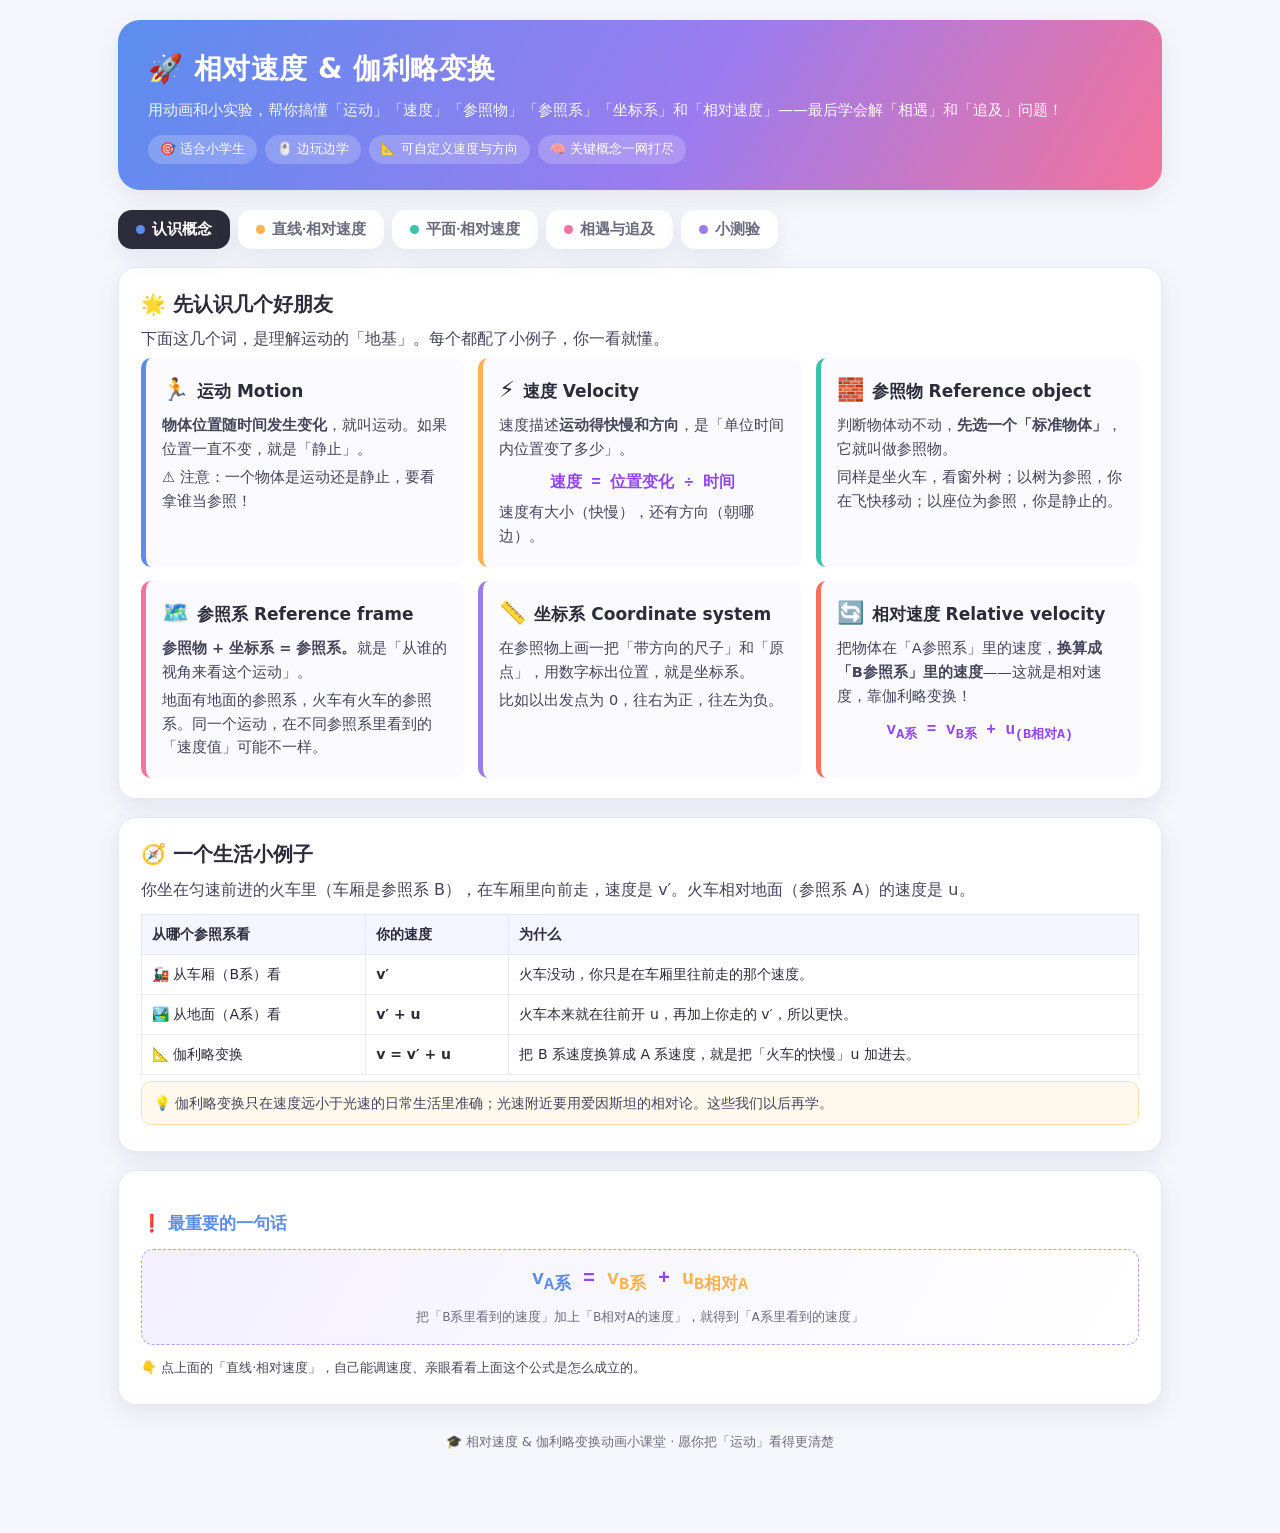
<file: demos/relative-velocity/index.html>
<!DOCTYPE html>
<html lang="zh-CN">
<head>
<meta charset="UTF-8">
<meta name="viewport" content="width=device-width, initial-scale=1.0">
<title>相对速度 &amp; 伽利略变换 · 小学生动画小课堂</title>
<style>
  :root{
    --c1:#5b8def; --c2:#ffb14e; --c3:#36c5a6; --c4:#f4739b; --c5:#9a7cf0;
    --ink:#2b2b3a; --muted:#6b6b7e; --bg:#f6f7fc; --card:#ffffff; --line:#e7e9f2;
    --ok:#36c5a6; --bad:#f4739b;
    --shadow:0 8px 24px rgba(60,70,120,.10);
  }
  *{box-sizing:border-box;}
  html,body{margin:0;padding:0;}
  body{
    font-family:"PingFang SC","Microsoft YaHei",system-ui,-apple-system,"Segoe UI",sans-serif;
    color:var(--ink); background:var(--bg); line-height:1.65;
  }
  .wrap{max-width:1080px;margin:0 auto;padding:20px 18px 80px;}

  /* ---------- Header ---------- */
  header.hero{
    background:linear-gradient(120deg,#5b8def 0%,#9a7cf0 55%,#f4739b 100%);
    color:#fff;border-radius:22px;padding:26px 30px;margin-bottom:20px;box-shadow:var(--shadow);
  }
  header.hero h1{margin:0 0 6px;font-size:28px;letter-spacing:.5px;}
  header.hero p{margin:0;font-size:15px;opacity:.95;}
  header.hero .badges{margin-top:12px;display:flex;gap:8px;flex-wrap:wrap;}
  .badge{background:rgba(255,255,255,.2);padding:4px 12px;border-radius:999px;font-size:12.5px;}

  /* ---------- Tabs ---------- */
  .tabs{display:flex;flex-wrap:wrap;gap:8px;margin:0 0 18px;}
  .tab{
    border:none;cursor:pointer;font-size:15px;font-weight:600;color:var(--muted);
    background:#fff;padding:10px 18px;border-radius:14px;box-shadow:var(--shadow);transition:.15s;
  }
  .tab:hover{transform:translateY(-2px);}
  .tab.active{background:var(--ink);color:#fff;}
  .tab .dot{display:inline-block;width:9px;height:9px;border-radius:50%;margin-right:7px;vertical-align:middle;}

  .panel{display:none;}
  .panel.active{display:block;animation:fade .3s ease;}
  @keyframes fade{from{opacity:0;transform:translateY(6px)}to{opacity:1;transform:none}}

  /* ---------- Cards / sections ---------- */
  .card{background:var(--card);border-radius:18px;padding:20px 22px;box-shadow:var(--shadow);margin-bottom:18px;border:1px solid var(--line);}
  .card h2{margin:0 0 4px;font-size:20px;}
  .card h3{margin:18px 0 8px;font-size:17px;color:var(--c1);}
  .card p{margin:6px 0;color:#44445a;}
  .lead{font-size:15.5px;color:var(--muted);margin:0 0 12px;}
  .small{font-size:13px;color:var(--muted);}

  .grid{display:grid;gap:14px;}
  .g2{grid-template-columns:repeat(auto-fit,minmax(300px,1fr));}
  .g3{grid-template-columns:repeat(auto-fit,minmax(280px,1fr));}

  .concept{
    border-left:5px solid var(--c1);padding:14px 16px;background:#fbfbff;border-radius:10px;
  }
  .concept h4{margin:0 0 6px;font-size:17px;color:var(--ink);}
  .concept h4 .emo{font-size:22px;margin-right:8px;}
  .concept p{margin:4px 0;font-size:14.5px;}
  .concept .formula{display:block;text-align:center;margin:8px 0 0;font-family:"SFMono-Regular",Consolas,monospace;font-weight:700;color:#9146ff;font-size:16px;}

  /* formula box */
  .fx{
    text-align:center;padding:12px;margin:12px 0;border-radius:12px;font-family:"SFMono-Regular",Consolas,monospace;
    font-size:20px;font-weight:700;background:linear-gradient(120deg,#f3f0ff,#fff);border:1px dashed #b79cff;
  }
  .fx .v{color:var(--c1);} .fx .u{color:var(--c2);} .fx .eq{color:#9146ff;}
  .fx .sub{font-size:13px;color:var(--muted);font-weight:400;}

  table.compare{width:100%;border-collapse:collapse;font-size:14px;margin-top:10px;}
  table.compare th,table.compare td{border:1px solid var(--line);padding:8px 10px;text-align:left;}
  table.compare th{background:#f3f5ff;}

  /* ---------- Controls ---------- */
  .controls{display:flex;flex-wrap:wrap;gap:8px 22px;align-items:center;margin:14px 0;}
  .ctrl{display:flex;flex-direction:column;gap:2px;}
  .ctrl label{font-size:13px;font-weight:600;color:var(--muted);}
  .ctrl .val{font-size:16px;font-weight:700;color:var(--c1);min-width:90px;}
  input[type=range]{width:170px;accent-color:var(--c1);}
  .btn{
    border:none;cursor:pointer;background:var(--c1);color:#fff;font-weight:700;
    padding:9px 16px;border-radius:12px;font-size:14px;box-shadow:var(--shadow);transition:.15s;
  }
  .btn:hover{transform:translateY(-2px);opacity:.94;}
  .btn.ghost{background:#fff;color:var(--ink);border:1px solid var(--line);}
  .btn.orange{background:var(--c2);}
  .btn.green{background:var(--ok);}
  .seg{display:flex;background:#eef0f8;border-radius:12px;padding:4px;gap:4px;}
  .seg button{border:none;background:transparent;padding:7px 14px;border-radius:9px;font-weight:600;color:var(--muted);cursor:pointer;font-size:13.5px;}
  .seg button.on{background:#fff;color:var(--ink);box-shadow:0 2px 8px rgba(0,0,0,.08);}

  canvas.demo{width:100%;height:auto;background:#fff;border-radius:14px;border:1px solid var(--line);display:block;}
  .canv-row{display:grid;grid-template-columns:1fr 1fr;gap:14px;margin-top:10px;}
  @media(max-width:760px){.canv-row{grid-template-columns:1fr;}}

  .legend{display:flex;gap:16px;flex-wrap:wrap;font-size:13px;color:var(--muted);margin-top:8px;}
  .legend .key{display:inline-flex;align-items:center;gap:6px;}
  .swatch{width:14px;height:14px;border-radius:4px;display:inline-block;}

  /* answer */
  .answer{background:#edfff7;border:1px solid #bfeede;border-radius:12px;padding:12px 16px;margin-top:12px;display:none;}
  .answer.show{display:block;}
  .answer .big{font-size:19px;font-weight:700;color:#11966b;}

  /* quiz */
  .q{border:1px solid var(--line);border-radius:12px;padding:14px 16px;margin:12px 0;background:#fbfbff;}
  .q .qt{font-weight:700;font-size:15.5px;margin-bottom:10px;}
  .opt{display:block;background:#fff;border:1px solid var(--line);border-radius:10px;padding:9px 12px;margin:6px 0;cursor:pointer;font-size:14.5px;transition:.12s;}
  .opt:hover{border-color:var(--c1);}
  .opt.correct{background:#eafff5;border-color:var(--ok);color:#0f8561;}
  .opt.wrong{background:#ffeef1;border-color:var(--bad);color:#c03a56;}
  .opt.correct::after{content:" ✓";font-weight:700;}
  .q .expl{display:none;font-size:13.5px;color:var(--muted);margin-top:6px;padding:8px 10px;background:#fff;border-radius:8px;border:1px dashed var(--line);}
  .q .expl.show{display:block;}

  .note{font-size:13.5px;background:#fff8ec;border:1px solid #ffe1b3;color:#8a5a00;border-radius:10px;padding:10px 12px;}
  footer{text-align:center;color:var(--muted);font-size:13px;margin-top:26px;}
</style>
</head>
<body>
<div class="wrap">
  <header class="hero">
    <h1>🚀 相对速度 &amp; 伽利略变换</h1>
    <p>用动画和小实验，帮你搞懂「运动」「速度」「参照物」「参照系」「坐标系」和「相对速度」——最后学会解「相遇」和「追及」问题！</p>
    <div class="badges">
      <span class="badge">🎯 适合小学生</span>
      <span class="badge">🖱️ 边玩边学</span>
      <span class="badge">📐 可自定义速度与方向</span>
      <span class="badge">🧠 关键概念一网打尽</span>
    </div>
  </header>

  <nav class="tabs" id="tabs">
    <button class="tab active" data-t="concept"><span class="dot" style="background:#5b8def"></span>认识概念</button>
    <button class="tab" data-t="line"><span class="dot" style="background:#ffb14e"></span>直线·相对速度</button>
    <button class="tab" data-t="plane"><span class="dot" style="background:#36c5a6"></span>平面·相对速度</button>
    <button class="tab" data-t="meet"><span class="dot" style="background:#f4739b"></span>相遇与追及</button>
    <button class="tab" data-t="quiz"><span class="dot" style="background:#9a7cf0"></span>小测验</button>
  </nav>

  <!-- ============ CONCEPT TAB ============ -->
  <section class="panel active" id="panel-concept">
    <div class="card">
      <h2>🌟 先认识几个好朋友</h2>
      <p class="lead">下面这几个词，是理解运动的「地基」。每个都配了小例子，你一看就懂。</p>
      <div class="grid g3">
        <div class="concept" style="border-color:#5b8def">
          <h4><span class="emo">🏃</span>运动 Motion</h4>
          <p><b>物体位置随时间发生变化</b>，就叫运动。如果位置一直不变，就是「静止」。</p>
          <p class="small">⚠️ 注意：一个物体是运动还是静止，要看拿谁当参照！</p>
        </div>
        <div class="concept" style="border-color:#ffb14e">
          <h4><span class="emo">⚡</span>速度 Velocity</h4>
          <p>速度描述<b>运动得快慢和方向</b>，是「单位时间内位置变了多少」。</p>
          <p class="formula">速度 = 位置变化 ÷ 时间</p>
          <p class="small">速度有大小（快慢），还有方向（朝哪边）。</p>
        </div>
        <div class="concept" style="border-color:#36c5a6">
          <h4><span class="emo">🧱</span>参照物 Reference object</h4>
          <p>判断物体动不动，<b>先选一个「标准物体」</b>，它就叫做参照物。</p>
          <p class="small">同样是坐火车，看窗外树；以树为参照，你在飞快移动；以座位为参照，你是静止的。</p>
        </div>
        <div class="concept" style="border-color:#f4739b">
          <h4><span class="emo">🗺️</span>参照系 Reference frame</h4>
          <p><b>参照物 + 坐标系 = 参照系。</b>就是「从谁的视角来看这个运动」。</p>
          <p class="small">地面有地面的参照系，火车有火车的参照系。同一个运动，在不同参照系里看到的「速度值」可能不一样。</p>
        </div>
        <div class="concept" style="border-color:#9a7cf0">
          <h4><span class="emo">📏</span>坐标系 Coordinate system</h4>
          <p>在参照物上画一把「带方向的尺子」和「原点」，用数字标出位置，就是坐标系。</p>
          <p class="small">比如以出发点为 0，往右为正，往左为负。</p>
        </div>
        <div class="concept" style="border-color:#ff6f61">
          <h4><span class="emo">🔄</span>相对速度 Relative velocity</h4>
          <p>把物体在「A参照系」里的速度，<b>换算成「B参照系」里的速度</b>——这就是相对速度，靠伽利略变换！</p>
          <p class="formula">v<sub>A系</sub> = v<sub>B系</sub> + u<sub>(B相对A)</sub></p>
        </div>
      </div>
    </div>

    <div class="card">
      <h2>🧭 一个生活小例子</h2>
      <p>你坐在匀速前进的火车里（车厢是参照系 B），在车厢里向前走，速度是 v′。火车相对地面（参照系 A）的速度是 u。</p>
      <table class="compare">
        <thead><tr><th>从哪个参照系看</th><th>你的速度</th><th>为什么</th></tr></thead>
        <tbody>
          <tr><td>🚂 从车厢（B系）看</td><td><b>v′</b></td><td>火车没动，你只是在车厢里往前走的那个速度。</td></tr>
          <tr><td>🏞️ 从地面（A系）看</td><td><b>v′ + u</b></td><td>火车本来就在往前开 u，再加上你走的 v′，所以更快。</td></tr>
          <tr><td>📐 伽利略变换</td><td><b>v = v′ + u</b></td><td>把 B 系速度换算成 A 系速度，就是把「火车的快慢」u 加进去。</td></tr>
        </tbody>
      </table>
      <p class="note">💡 伽利略变换只在速度远小于光速的日常生活里准确；光速附近要用爱因斯坦的相对论。这些我们以后再学。</p>
    </div>

    <div class="card">
      <h3>❗ 最重要的一句话</h3>
      <div class="fx"><span class="v">v<sub>A系</sub></span> <span class="eq">=</span> <span class="u">v<sub>B系</sub></span> <span class="eq">+</span> <span class="u">u<sub>B相对A</sub></span><br><span class="sub">把「B系里看到的速度」加上「B相对A的速度」，就得到「A系里看到的速度」</span></div>
      <p class="small">👇 点上面的「直线·相对速度」，自己能调速度、亲眼看看上面这个公式是怎么成立的。</p>
    </div>
  </section>

  <!-- ============ LINE TAB ============ -->
  <section class="panel" id="panel-line">
    <div class="card">
      <h2>📏 直线上的相对速度</h2>
      <p class="lead">这里有一辆<b>小车（🚗）</b>，它可以当参照系；地上还有一颗<b>小球（⚽）</b>。你拖动滑杆，看这颗球在「地面」和「小车」两个参照系里分别是多快。</p>
      <div class="controls">
        <div class="ctrl">
          <label>小车速度 u（相对地面，向右）</label>
          <input type="range" id="lineU" min="-2" max="2" step="0.2" value="1">
          <span class="val" id="lineUV">1.0 m/s</span>
        </div>
        <div class="ctrl">
          <label>小球在小车里速度 v′（向右为正）</label>
          <input type="range" id="lineVp" min="-2" max="2" step="0.2" value="1.5">
          <span class="val" id="lineVpV">1.5 m/s</span>
        </div>
        <button class="btn green" id="linePlay">⏸ 暂停</button>
        <button class="btn ghost" id="lineReset">↺ 重置</button>
      </div>
      <p class="small">结果会自动算出来：在地面系里，小球的绝对速度 <b>v = v′ + u</b>。</p>
      <div class="fx" id="lineFx"><span class="v">v = 2.5 m/s</span></div>
    </div>

    <div class="card">
      <h3>👀 两幅图 = 同一个运动</h3>
      <div class="canv-row">
        <div>
          <div class="small" style="margin-bottom:6px;font-weight:700">🏞️ 地面参照系（A系）</div>
          <canvas class="demo" id="lineCanvasA" width="940" height="300"></canvas>
        </div>
        <div>
          <div class="small" style="margin-bottom:6px;font-weight:700">🚗 小车参照系（B系）</div>
          <canvas class="demo" id="lineCanvasB" width="940" height="300"></canvas>
        </div>
      </div>
      <div class="legend">
        <span class="key"><span class="swatch" style="background:#5b8def"></span>小车（参照物/参照系）</span>
        <span class="key"><span class="swatch" style="background:#ff6b6b"></span>小球（被研究的物体）</span>
        <span class="key"><span class="swatch" style="background:#ffb14e"></span>速度方向箭头（长度=大小）</span>
      </div>
      <p class="note">🌍 注意看：<b>一样是这颗小球、一样的每秒位置变化</b>，但从地面看它每秒往前走得更多（因为车也在往前走），从车上看它就慢一些。两个数之间正好差一个小车的速度 u。</p>
    </div>
  </section>

  <!-- ============ PLANE TAB ============ -->
  <section class="panel" id="panel-plane">
    <div class="card">
      <h2>🗺️ 平面上的相对速度（矢量加法）</h2>
      <p class="lead">这次换 2D 视角：小车向右开（速度 u），小球在小车里被「斜着扔」（速度 v′，有前后和上下两个分量）。在地面系里，球的速度是两个速度<b>矢量相合</b>的结果。</p>
      <div class="controls">
        <div class="ctrl">
          <label>小车速度 u（向右）</label>
          <input type="range" id="plU" min="-2" max="3" step="0.2" value="1.5">
          <span class="val" id="plUV">1.5 m/s</span>
        </div>
        <div class="ctrl">
          <label>球在小车里：水平 v′<sub>x</sub></label>
          <input type="range" id="plVx" min="-2" max="2" step="0.2" value="1.2">
          <span class="val" id="plVxV">1.2 m/s</span>
        </div>
        <div class="ctrl">
          <label>球在小车里：竖直 v′<sub>y</sub></label>
          <input type="range" id="plVy" min="-2" max="2" step="0.2" value="1.6">
          <span class="val" id="plVyV">1.6 m/s</span>
        </div>
        <button class="btn green" id="plPlay">⏸ 暂停</button>
        <button class="btn ghost" id="plReset">↺ 重置</button>
      </div>
    </div>

    <div class="card">
      <h3>🎬 两个坐标系叠加：同一个运动，两套坐标</h3>
      <p class="small">这里把<b>地面系（蓝色）</b>和<b>小车系（绿色）</b>的直角坐标系<b>叠在同一张图</b>上。小球在动，你可以在两个坐标系里读出它各自的坐标——两套数字不一样！下面还能「锚定」其中一个坐标系，让另一个坐标系滑动。</p>
      <div class="controls" style="margin:10px 0">
        <div class="ctrl" style="flex-direction:row;align-items:center;gap:8px">
          <label style="font-size:14px">锚定坐标系：</label>
          <div class="seg" id="plAnchor">
            <button class="on" data-a="ground">🏞️ 地面（A 固定，小车动）</button>
            <button data-a="car">🚗 小车（B 固定，地面动）</button>
          </div>
        </div>
      </div>
      <canvas class="demo" id="plCanvasOverlay" width="940" height="500"></canvas>
      <div class="legend">
        <span class="key"><span class="swatch" style="background:#5b8def"></span>地面系 A 坐标轴/网格</span>
        <span class="key"><span class="swatch" style="background:#36c5a6"></span>小车系 B 坐标轴/网格</span>
        <span class="key"><span class="swatch" style="background:#ff6b6b"></span>小球</span>
        <span class="key"><span class="swatch" style="background:#ffb14e"></span>小车（参照物）</span>
      </div>
      <p id="plOverlayReadout" style="margin-top:10px;font-family:'SFMono-Regular',Consolas,monospace;font-size:15px;color:#2b2b3a"></p>
    </div>

    <div class="card">
      <h3>🧮 矢量三角形：U + V′ = V</h3>
      <p class="small">把「小车的速度 U」和「球在小车里的速度 V′」头尾相接，从起点连到终点的箭头，就是地面系里的速度 V。大小和方向都由它决定。</p>
      <canvas class="demo" id="plCanvasVec" width="940" height="240"></canvas>
      <div class="fx">
        <span class="u">u<sub>x</sub></span> <span class="eq">+</span> <span class="v">v′<sub>x</sub></span>
        <span class="eq">=</span> <span class="v">v<sub>x</sub></span> &nbsp;&nbsp;
        <span class="u">u<sub>y</sub></span> <span class="eq">+</span> <span class="v">v′<sub>y</sub></span>
        <span class="eq">=</span> <span class="v">v<sub>y</sub></span>
      </div>
      <p class="small">因为小车只向右开，所以 u 只有横轴分量 u<sub>x</sub>，竖直分量 u<sub>y</sub> = 0。于是地面系里：<b>横轴 v<sub>x</sub> = v′<sub>x</sub> + u</b>，<b>竖轴 v<sub>y</sub> = v′<sub>y</sub></b>。这就是平面上的伽利略变换。</p>
    </div>
  </section>

  <!-- ============ MEET TAB ============ -->
  <section class="panel" id="panel-meet">
    <div class="card">
      <h2>🤝 相遇与追及（应用题来啦）</h2>
      <p class="lead">学了相对速度，就能秒解相遇、追及问题。诀窍只有一句话：<b>把其中一个物体当成「静止的参照物」，另一个物体就只以「相对速度」靠近它。</b></p>
      <div class="seg" id="meetSeg" style="margin:10px 0 4px">
        <button class="on" data-s="meet">🤝 相遇（相向而行）</button>
        <button data-s="chase">🏃 追及（同向，一个追一个）</button>
      </div>
      <div class="controls">
        <div class="ctrl">
          <label>A 的速度 v<sub>A</sub>（向右）</label>
          <input type="range" id="mVA" min="0" max="4" step="0.2" value="2">
          <span class="val" id="mVAV">2.0</span>
        </div>
        <div class="ctrl">
          <label>B 的速度 v<sub>B</sub></label>
          <input type="range" id="mVB" min="0" max="4" step="0.2" value="1.5">
          <span class="val" id="mVBV">1.5</span>
        </div>
        <div class="ctrl">
          <label>初始距离 d（米）</label>
          <input type="range" id="mD" min="2" max="12" step="0.5" value="7">
          <span class="val" id="mDV">7</span>
        </div>
        <button class="btn green" id="mPlay">⏸ 暂停</button>
        <button class="btn ghost" id="mReset">↺ 重置</button>
      </div>
      <p class="note" id="meetWarn" style="display:none;background:#ffeef1;border-color:#f7b;color:#b03a56">⚠️ 追及问题里，必须 A 比 B 快才行（v<sub>A</sub> &gt; v<sub>B</sub>），否则永远追不上。</p>
    </div>

    <div class="card">
      <h3>🎬 动画看看</h3>
      <p class="small">先选一个「参照系视角」，再点播放。切换视角能看到：<b>换成以某一个物体为参照，它就成了静止的，另一个物体就只是以「相对速度」匀速靠近它。</b></p>
      <div class="seg" id="refSeg" style="margin:8px 0">
        <button class="on" data-r="ground">🏞️ 地面参照系</button>
        <button data-r="A">以 A 为参照（A 静止）</button>
        <button data-r="B">以 B 为参照（B 静止）</button>
      </div>
      <canvas class="demo" id="mCanvas" width="940" height="330"></canvas>
      <p class="note" id="mRefNote" style="margin-top:10px"></p>
      <p class="small" id="mCaption">点「重置」或调整滑杆重新开始 —— 两球相遇时，动画会停下并标出相遇点。</p>
    </div>

    <div class="card">
      <h3>🧠 一般解法（超通用！）</h3>
      <div class="grid g2">
        <div>
          <h3 style="margin-top:0">📐 书本公式</h3>
          <p class="small">设两者初始相距 d。若二者方向相反（相遇），或同向但 A 去追 B：</p>
          <div class="fx" id="meetFormula">t = d ÷ (v<sub>A</sub> + v<sub>B</sub>)</div>
          <p class="small">相遇时：A、B 共同「吃掉」这段距离，所以除以 <b>速度和</b>。</p>
          <div class="fx" id="chaseFormula" style="display:none">t = d ÷ (v<sub>A</sub> − v<sub>B</sub>)</div>
          <p class="small" id="chaseNote" style="display:none">追及时：A 每秒比 B 多走 <b>v<sub>A</sub> − v<sub>B</sub></b>，就叫相对速度，用它来「缩小差距」。</p>
        </div>
        <div>
          <h3 style="margin-top:0">💡 相对速度视角（最聪明）</h3>
          <p class="small"><b>把 B 当作静止参照物。</b>那么初始时 A 离 B 的距离还是 d，而现在 B 静止，A 就以「相对速度 v<sub>相对</sub>」地靠近 B。于是：</p>
          <div class="fx">t = d ÷ v<sub>相对</sub></div>
          <p class="small">其中 <b>v<sub>相对</sub> = v<sub>A</sub> + v<sub>B</sub></b>（相向，方向相反所以相加），<b>或 v<sub>相对</sub> = v<sub>A</sub> − v<sub>B</sub></b>（同向追及，方向相同所以相减）。</p>
          <p class="note">🧪 试着切到上面的<b>「以 A 为参照」或「以 B 为参照」</b>视角——你会看到其中一个静止不动，另一个以相对速度匀速靠近，结果和地面系一样，但更好懂！</p>
        </div>
      </div>
    </div>
  </section>

  <!-- ============ QUIZ TAB ============ -->
  <section class="panel" id="panel-quiz">
    <div class="card">
      <h2>🧩 小测验，看看你学会没</h2>
      <p class="lead">点一下你认为正确的选项。答对会变绿，答错变红，并给出解释。</p>

      <div class="q" data-q="q1">
        <div class="qt">1️⃣ 判断物体是运动还是静止，必须先有一个（  ）。</div>
        <div class="opt" data-ok="0">A. 钟表</div>
        <div class="opt" data-ok="1">B. 参照物</div>
        <div class="opt" data-ok="0">C. 尺子</div>
        <div class="expl">要找参照物才行。同一个物体，换一个参照物，运动状态可能完全不同。</div>
      </div>

      <div class="q" data-q="q2">
        <div class="qt">2️⃣ 火车以 10 m/s 前进。你在车厢里以 2 m/s 向前走，从地面看你是（  ）。</div>
        <div class="opt" data-ok="0">A. 2 m/s</div>
        <div class="opt" data-ok="1">B. 12 m/s</div>
        <div class="opt" data-ok="0">C. 8 m/s</div>
        <div class="expl">地面速度 v = 火车速度 + 你的速度 = 10 + 2 = 12 m/s。这就是伽利略变换。</div>
      </div>

      <div class="q" data-q="q3">
        <div class="qt">3️⃣ 甲从 A 地、乙从 B 地相向而行，AB 相距 100 m。甲 4 m/s，乙 6 m/s，多久相遇？（  ）</div>
        <div class="opt" data-ok="0">A. 20 s</div>
        <div class="opt" data-ok="1">B. 10 s</div>
        <div class="opt" data-ok="0">C. 25 s</div>
        <div class="expl">相向而行，相对速度 = 4 + 6 = 10 m/s。时间 = 100 ÷ 10 = 10 s。</div>
      </div>

      <div class="q" data-q="q4">
        <div class="qt">4️⃣ 甲在乙前面 40 m，甲 3 m/s，乙 5 m/s 同向前进（乙追甲）。乙追上甲要多久？（  ）</div>
        <div class="opt" data-ok="1">A. 20 s</div>
        <div class="opt" data-ok="0">B. 8 s</div>
        <div class="opt" data-ok="0">C. 5 s</div>
        <div class="expl">同向追及，相对速度 = 5 − 3 = 2 m/s。时间 = 40 ÷ 2 = 20 s。</div>
      </div>

      <div class="q" data-q="q5">
        <div class="qt">5️⃣ 下面哪个说法「正确」？（  ）</div>
        <div class="opt" data-ok="1">A. 同一个运动，在不同参照系里看到的速度值一定相同</div>
        <div class="opt" data-ok="0">B. 伽利略变换能把一个参照系里的速度换算成另一个参照系里的速度</div>
        <div class="opt" data-ok="0">C. 速度只表示快慢，和方向无关</div>
        <div class="expl">B 是对的——伽利略变换就是干这个的。A 错，速度值可能不同但可换算；C 错，速度既有大小又有方向。</div>
      </div>
    </div>
  </section>

  <footer>🎓 相对速度 &amp; 伽利略变换动画小课堂 · 愿你把「运动」看得更清楚</footer>
</div>

<script>
"use strict";
/* ============================================================
   helpers
============================================================ */
function $id(id){ return document.getElementById(id); }
function clamp(v,a,b){ return Math.max(a,Math.min(b,v)); }
function fmt(x,d){ return (Math.round(x*10)/10).toFixed(d); }

function setSpeedLabel(rid,label){ 
  // hook range input to a label
  const r=$id(rid); const l=$id(label);
  function upd(){
    const v=parseFloat(r.value);
    l.textContent = (r.id==="mVA"? fmt(v,1): fmt(v,1)) + " m/s";
  }
  r.addEventListener("input",upd); upd();
}
function onInput(rid,fn){ $id(rid).addEventListener("input",fn); }

/* velocity arrow */
function rrect(ctx,x,y,w,h,r){
  ctx.beginPath();
  ctx.moveTo(x+r,y);
  ctx.arcTo(x+w,y,x+w,y+h,r);
  ctx.arcTo(x+w,y+h,x,y+h,r);
  ctx.arcTo(x,y+h,x,y,r);
  ctx.arcTo(x,y,x+w,y,r);
  ctx.closePath();
}
function arrow(ctx,x0,y0,x1,y1,color,width){
  const dx=x1-x0, dy=y1-y0;
  const len=Math.hypot(dx,dy);
  if(len<1){return;}
  const ang=Math.atan2(dy,dx);
  const ah=Math.min(10, len*0.4);
  ctx.save();
  ctx.strokeStyle=color; ctx.lineWidth=width||3; ctx.lineCap="round";
  ctx.beginPath(); ctx.moveTo(x0,y0); ctx.lineTo(x1,y1); ctx.stroke();
  ctx.fillStyle=color;
  ctx.beginPath();
  ctx.moveTo(x1,y1);
  ctx.lineTo(x1-ah*Math.cos(ang-0.45), y1-ah*Math.sin(ang-0.45));
  ctx.lineTo(x1-ah*Math.cos(ang+0.45), y1-ah*Math.sin(ang+0.45));
  ctx.closePath(); ctx.fill();
  ctx.restore();
}
function drawCar(ctx,x,y,w,h,color){
  ctx.save();
  ctx.fillStyle=color||"#5b8def";
  // body
  rrect(ctx,x,y,w,h,8); ctx.fill();
  // cabin
  rrect(ctx,x+w*0.28,y-h*0.5,w*0.44,h*0.5,6); ctx.fill();
  ctx.fillStyle="#fff"; ctx.fillRect(x+w*0.32,y-h*0.42,w*0.1,h*0.2); ctx.fillRect(x+w*0.56,y-h*0.42,w*0.1,h*0.2);
  // wheels
  ctx.fillStyle="#333";
  ctx.beginPath(); ctx.arc(x+w*0.22,y+h,6,0,7); ctx.fill();
  ctx.beginPath(); ctx.arc(x+w*0.78,y+h,6,0,7); ctx.fill();
  ctx.restore();
}
function drawBall(ctx,x,y,r,color){
  ctx.save();
  ctx.fillStyle=color||"#ff6b6b";
  ctx.beginPath(); ctx.arc(x,y,r,0,7); ctx.fill();
  ctx.strokeStyle="rgba(0,0,0,.2)"; ctx.lineWidth=1.5; ctx.stroke();
  ctx.strokeStyle="rgba(255,255,255,.7)"; ctx.lineWidth=1.5;
  ctx.beginPath(); ctx.arc(x-r*0.2,y-r*0.25,r*0.4,0,7); ctx.stroke();
  ctx.restore();
}

/* ============================================================
   TABS
============================================================ */
const tabs=document.querySelectorAll(".tab");
const panels=document.querySelectorAll(".panel");
tabs.forEach(t=>{
  t.addEventListener("click",()=>{
    tabs.forEach(x=>x.classList.remove("active"));
    panels.forEach(x=>x.classList.remove("active"));
    t.classList.add("active");
    $id("panel-"+t.dataset.t).classList.add("active");
  });
});

/* ============================================================
   LINE DEMO
============================================================ */
const L={u:1,vp:1.5,t:0,playing:true};
function lineVals(){
  return {u:$id("lineU").valueAsNumber, vp:$id("lineVp").valueAsNumber};
}
function lineFxText(){
  const {u,vp}=lineVals();
  $id("lineFx").innerHTML='<span class="v">v = v′ + u = '+fmt(vp,1)+' + '+fmt(u,1)+' = '+fmt(vp+u,1)+' m/s</span>';
}
onInput("lineU",()=>{L.u=$id("lineU").valueAsNumber; L.t=0; lineFxText();});
onInput("lineVp",()=>{L.vp=$id("lineVp").valueAsNumber; L.t=0; lineFxText();});
$id("linePlay").addEventListener("click",()=>{L.playing=!L.playing; $id("linePlay").textContent=L.playing?"⏸ 暂停":"▶ 播放";});
$id("lineReset").addEventListener("click",()=>{L.t=0;});
// initial fx
lineFxText();
setSpeedLabel("lineU","lineUV"); setSpeedLabel("lineVp","lineVpV");

const cA=$id("lineCanvasA"), ctxA=cA.getContext("2d");
const cB=$id("lineCanvasB"), ctxB=cB.getContext("2d");

const PXS=42; // px per m/s-second
function lineWorld(t){
  // positions in px relative to left margin
  const margin=80;
  const u=L.u, vp=L.vp;
  // In ground frame: cart at u*t, ball at (u+vp)*t
  const cartX=margin + u*PXS*t;
  const ballX=margin + (u+vp)*PXS*t;
  return {cartX,ballX,ballVpx:(u+vp)*PXS, cartVpx:u*PXS, vpx:vp*PXS};
}
function drawGround(ctx,W,H,t){
  ctx.clearRect(0,0,W,H);
  // ground strip
  const gy=H*0.68;
  ctx.fillStyle="#eef3ff";
  ctx.fillRect(0,gy,W,H-gy);
  ctx.fillStyle="#dfe7ff";
  for(let x=0;x<W;x+=24){ ctx.fillRect(x,gy+4,12,3); }
  const {cartX,ballX,ballVpx,cartVpx}=lineWorld(t);
  // labels
  ctx.fillStyle="#8a8fa5"; ctx.font="13px sans-serif"; ctx.textAlign="left";
  ctx.fillText("🏞️ 地面参照系（A系）—— 小车在移动",10,20);
  ctx.fillText("小球在地面系的速度 v = v′ + u",10,40);
  // cart
  drawCar(ctx,cartX,gy-64,92,50,"#5b8def");
  // velocity vector under cart (small)
  arrow(ctx,cartX+46,gy+14,cartX+46+cartVpx,gy+14,"#5b8def",3);
  // ball
  drawBall(ctx,ballX,gy-20,11,"#ff6b6b");
  // ball velocity vector
  arrow(ctx,ballX-10,gy-20,ballX-10+ballVpx,gy-20,"#ffb14e",3);
  // speed text
  ctx.fillStyle="#ffb14e"; ctx.font="bold 14px sans-serif"; ctx.textAlign="left";
  ctx.fillText("|V| = "+fmt((L.u+L.vp),1)+" m/s",ballX-10,gy-40);
  // motion hint arrows
  const startX=cartX;
  // small note
}
function drawCartFrame(ctx,W,H,t){
  ctx.clearRect(0,0,W,H);
  // In cart frame, cart is fixed; ground moves left at -u; ball at vp
  const gy=H*0.68;
  // ground strip moves
  const offset=-L.u*PXS*t;
  ctx.fillStyle="#eef3ff";
  ctx.fillRect(0,gy,W,H-gy);
  ctx.save();
  ctx.beginPath(); ctx.rect(0,gy,W,H-gy); ctx.clip();
  ctx.translate(offset,0);
  ctx.fillStyle="#dfe7ff";
  for(let x=-PXS*4;x<W+offset+200;x+=24){ ctx.fillRect(x,gy+4,12,3); }
  ctx.restore();
  // cart fixed at center-left
  const cx=W*0.25;
  ctx.fillStyle="#8a8fa5"; ctx.font="13px sans-serif"; ctx.textAlign="left";
  ctx.fillText("🚗 小车参照系（B系）—— 小车静止，地面在后退",10,20);
  ctx.fillText("小球在小车里速度 v′（这才是它「真实」的快慢）",10,40);
  drawCar(ctx,cx,gy-64,92,50,"#5b8def");
  // ball in cart coords
  const bx=cx+40 + L.vp*PXS*t;
  arrow(ctx,cx+46,gy+14,cx+46+L.u*PXS,gy+14,"#c6cbd6",3); // ground speed arrow (relative)
  drawBall(ctx,bx,gy-20,11,"#ff6b6b");
  arrow(ctx,bx-10,gy-20,bx-10+L.vp*PXS,gy-20,"#36c5a6",3);
  ctx.fillStyle="#36c5a6"; ctx.font="bold 14px sans-serif";
  ctx.fillText("|V′| = "+fmt(L.vp,1)+" m/s",bx-10,gy-40);
  ctx.fillStyle="#c6cbd6";
  ctx.fillText("地面向左（-u）",10,gy+20);
}
function lineLoop(t){
  const W=cA.width,H=cA.height;
  // reset when ball exits either frame's view
  const world=lineWorld(t);
  const cartBallX=W*0.25+40 + L.vp*PXS*t;
  if(world.ballX>W-30 || world.ballX<10 || cartBallX>W-20 || cartBallX<10){ return {reset:true}; }
  drawGround(ctxA,W,H,t);
  drawCartFrame(ctxB,W,H,t);
  return {reset:false};
}

/* ============================================================
   PLANE DEMO
============================================================ */
const P={u:1.5,vx:1.2,vy:1.6,t:0,playing:true,anchor:"ground"};
function plVal(){ return {u:$id("plU").valueAsNumber, vx:$id("plVx").valueAsNumber, vy:$id("plVy").valueAsNumber}; }
onInput("plU",()=>{P.u=$id("plU").valueAsNumber;P.t=0;});
onInput("plVx",()=>{P.vx=$id("plVx").valueAsNumber;P.t=0;});
onInput("plVy",()=>{P.vy=$id("plVy").valueAsNumber;P.t=0;});
$id("plPlay").addEventListener("click",()=>{P.playing=!P.playing; $id("plPlay").textContent=P.playing?"⏸ 暂停":"▶ 播放";});
$id("plReset").addEventListener("click",()=>{P.t=0;});
$id("plAnchor").addEventListener("click",e=>{
  const b=e.target.closest("button"); if(!b)return;
  P.anchor=b.dataset.a;
  $id("plAnchor").querySelectorAll("button").forEach(x=>x.classList.toggle("on",x===b));
  P.t=0;
});
function plLabels(){
  const {u,vx,vy}=plVal();
  $id("plUV").textContent=fmt(u,1)+" m/s";
  $id("plVxV").textContent=fmt(vx,1)+" m/s";
  $id("plVyV").textContent=fmt(vy,1)+" m/s";
}
["plU","plVx","plVy"].forEach(id=>$id(id).addEventListener("input",plLabels));
plLabels();

const pcO=$id("plCanvasOverlay").getContext("2d");
const pcV=$id("plCanvasVec").getContext("2d");

const PUNIT=30; // px per meter
// Draw ONE colored coordinate system (light mesh + strong axes) with its origin at (ox,oy).
function drawColoredGrid(ctx,W,H,ox,oy,unit,color,tag,alpha){
  ctx.save();
  // light mesh that always fills the canvas (offset by origin)
  ctx.strokeStyle=color; ctx.globalAlpha=alpha; ctx.lineWidth=1;
  const sx=((ox%unit)+unit)%unit, sy=((oy%unit)+unit)%unit;
  for(let x=sx;x<W;x+=unit){ ctx.beginPath(); ctx.moveTo(x,0); ctx.lineTo(x,H); ctx.stroke(); }
  for(let y=sy;y<H;y+=unit){ ctx.beginPath(); ctx.moveTo(0,y); ctx.lineTo(W,y); ctx.stroke(); }
  // strong axes through the origin (only when they cross the visible canvas)
  ctx.globalAlpha=1; ctx.strokeStyle=color; ctx.lineWidth=2.5;
  if(oy>=0 && oy<=H){ ctx.beginPath(); ctx.moveTo(0,oy); ctx.lineTo(W,oy); ctx.stroke(); }
  if(ox>=0 && ox<=W){ ctx.beginPath(); ctx.moveTo(ox,0); ctx.lineTo(ox,H); ctx.stroke(); }
  // axis arrow heads
  ctx.fillStyle=color;
  if(oy>=0 && oy<=H){ ctx.beginPath(); ctx.moveTo(W-8,oy-5); ctx.lineTo(W,oy); ctx.lineTo(W-8,oy+5); ctx.fill(); }
  if(ox>=0 && ox<=W){ ctx.beginPath(); ctx.moveTo(ox-5,8); ctx.lineTo(ox,0); ctx.lineTo(ox+5,8); ctx.fill(); }
  ctx.restore();
  // origin dot + tag
  ctx.fillStyle=color;
  ctx.beginPath(); ctx.arc(ox,oy,5,0,7); ctx.fill();
  ctx.font="bold 13px sans-serif"; ctx.textAlign="left";
  ctx.fillText(tag+" (0,0)", ox+10, oy-9);
}

function drawOverlay(t){
  const W=pcO.canvas.width, H=pcO.canvas.height;
  const ctx=pcO; ctx.clearRect(0,0,W,H);
  const {u,vx,vy}=plVal();
  const unit=PUNIT, ox=W*0.40, oy=H-96;

  // frame origins in canvas px (motion is along x, so y stays at oy)
  let oxA,oxB;
  if(P.anchor==="ground"){ oxA=ox; oxB=ox+u*unit*t; }   // car slides right
  else{ oxB=ox; oxA=ox-u*unit*t; }                       // ground slides left

  // ball position, drawn in the STATIC (anchored) frame
  const bx = P.anchor==="ground" ? oxA+(vx+u)*unit*t : oxB+vx*unit*t;
  const by = oy - vy*unit*t;

  // draw the two colored grids overlaid
  if(P.anchor==="ground"){
    drawColoredGrid(ctx,W,H,oxA,oy,unit,"#5b8def","地面系 A",0.22);
    drawColoredGrid(ctx,W,H,oxB,oy,unit,"#36c5a6","小车系 B",0.15);
  } else {
    drawColoredGrid(ctx,W,H,oxB,oy,unit,"#36c5a6","小车系 B",0.22);
    drawColoredGrid(ctx,W,H,oxA,oy,unit,"#5b8def","地面系 A",0.15);
  }

  // trajectory in the static frame: line from its origin to the ball
  const sox = P.anchor==="ground" ? oxA : oxB;
  ctx.strokeStyle="rgba(255,177,78,0.95)"; ctx.lineWidth=3; ctx.lineCap="round";
  ctx.beginPath(); ctx.moveTo(sox,oy); ctx.lineTo(bx,by); ctx.stroke();

  // reference object: the small car sits at the B (car) frame origin
  drawCar(ctx, oxB-48, oy-54, 96, 50, "#ffb14e");

  // ball + its velocity vector (in the static frame)
  drawBall(ctx,bx,by,10,"#ff6b6b");
  const svx = P.anchor==="ground" ? vx+u : vx;
  arrow(ctx,bx,by,bx+svx*unit*1.5,by-vy*unit*1.5,"#9146ff",4);

  // live coordinate readout for both systems
  const xA=(vx+u)*t, yA=vy*t, xB=vx*t, yB=vy*t;
  const aTxt='<span style="color:#5b8def;font-weight:700">地面系 A ('+fmt(xA,1)+', '+fmt(yA,1)+') m</span>';
  const bTxt='<span style="color:#36c5a6;font-weight:700">小车系 B ('+fmt(xB,1)+', '+fmt(yB,1)+') m</span>';
  $id("plOverlayReadout").innerHTML = P.anchor==="ground"
    ? "此刻小球：A系 "+aTxt+" ｜ B系 "+bTxt
    : "此刻小球：B系 "+bTxt+" ｜ A系 "+aTxt;
}
function drawVec(){
  const W=$id("plCanvasVec").width, H=$id("plCanvasVec").height;
  const ctx=pcV; ctx.clearRect(0,0,W,H);
  const {u,vx,vy}=plVal();
  const ox=180, oy=H*0.62, sc=16;
  // origin + labels
  ctx.fillStyle="#8a8fa5"; ctx.font="13px sans-serif"; ctx.textAlign="center";
  ctx.fillText("矢量三角形：U + V′ = V（头尾相接）",W/2,20);
  // U arrow
  const ux=ox+u*sc*2;
  arrow(ctx,ox,oy,ux,oy,"#5b8def",4);
  ctx.fillStyle="#5b8def"; ctx.font="bold 14px sans-serif"; ctx.textAlign="center";
  ctx.fillText("U=("+fmt(u,1)+",0)",(ox+ux)/2,oy-10);
  // V' arrow from tip of U
  const vx2=ux+vx*sc*2, vy2=oy-vy*sc*2;
  arrow(ctx,ux,oy,vx2,vy2,"#36c5a6",4);
  ctx.fillStyle="#36c5a6";
  ctx.fillText("V′=("+fmt(vx,1)+","+fmt(vy,1)+")",(ux+vx2)/2,(oy+vy2)/2-10);
  // resultant V
  arrow(ctx,ox,oy,vx2,vy2,"#f4739b",5);
  ctx.fillStyle="#f4739b";
  ctx.fillText("V=("+fmt(vx+u,1)+","+fmt(vy,1)+")",(ox+vx2)/2+20,(oy+vy2)/2-24);
  // formula
  ctx.fillStyle="#9146ff"; ctx.font="bold 16px sans-serif"; ctx.textAlign="left";
  ctx.fillText("U   +   V′   =   V",ox,oy+50);
  ctx.textAlign="center";
}
function planeLoop(t){
  drawOverlay(t);
  drawVec();
  // reset when the ball leaves the canvas (uses the static-frame velocity)
  const {u,vx,vy}=plVal();
  const W=pcO.canvas.width, H=pcO.canvas.height;
  const ox=W*0.40, oy=H-96;
  const bx = P.anchor==="ground" ? ox+(vx+u)*PUNIT*t : ox+vx*PUNIT*t;
  const by = oy-vy*PUNIT*t;
  if(bx>W+60||bx<-60||by>H+80||by<-80){ return {reset:true}; }
  return {reset:false};
}

/* ============================================================
   MEET DEMO
============================================================ */
const M={mode:"meet",vA:2,vB:1.5,d:7,t:0,playing:true,meetT:null,meetX:null,refMode:"ground"};
$id("meetSeg").addEventListener("click",e=>{
  const b=e.target.closest("button"); if(!b)return;
  M.mode=b.dataset.s;
  $id("meetSeg").querySelectorAll("button").forEach(x=>x.classList.toggle("on",x===b));
  updateMeetFormula(); M.reset(); updateRefNote();
});
$id("mPlay").addEventListener("click",()=>{M.playing=!M.playing; $id("mPlay").textContent=M.playing?"⏸ 暂停":"▶ 播放";});
function Mlabel(){
  $id("mVAV").textContent=fmt(M.vA,1);
  $id("mVBV").textContent=fmt(M.vB,1);
  $id("mDV").textContent=fmt(M.d,1);
}
["mVA","mVB","mD"].forEach(id=>$id(id).addEventListener("input",Mlabel));
Mlabel();
M.reset=function(){
  M.t=0; M.playing=true; $id("mPlay").textContent="⏸ 暂停";
  updateMeetFormula();
};

function updateMeetFormula(){
  const warn=$id("meetWarn");
  const meetF=$id("meetFormula"), chF=$id("chaseFormula"), chN=$id("chaseNote");
  const vRel = M.mode==="meet" ? M.vA+M.vB : M.vA-M.vB;
  // warn for chase if not faster
  if(M.mode==="chase" && M.vA<=M.vB){
    warn.style.display="block";
    meetF.style.display="none"; chF.style.display="none"; chN.style.display="none";
    $id("mCaption").innerHTML="⚠️ A 必须比 B 快才能追上（需要 v<sub>A</sub> &gt; v<sub>B</sub>）。请把 A 调快一点。";
    return;
  }
  warn.style.display="none";
  meetF.style.display = M.mode==="meet" ? "block":"none";
  chF.style.display = M.mode==="chase" ? "block":"none";
  chN.style.display = M.mode==="chase" ? "block":"none";
  const t=(M.d/vRel);
  const ftxt=M.mode==="meet"
    ? "t = d ÷ (v<sub>A</sub> + v<sub>B</sub>) = "+fmt(M.d,1)+" ÷ "+fmt(M.vA+M.vB,1)+" = "+fmt(t,2)+" s"
    : "t = d ÷ (v<sub>A</sub> − v<sub>B</sub>) = "+fmt(M.d,1)+" ÷ "+fmt(vRel,1)+" = "+fmt(t,2)+" s";
  (M.mode==="meet"?meetF:chF).innerHTML=ftxt;
}

const mCtx=$id("mCanvas").getContext("2d");
const MW=$id("mCanvas").width, MH=$id("mCanvas").height;
const mScale=42; // px per meter
function drawMeet(t,meetT,meetX){
  const ctx=mCtx; ctx.clearRect(0,0,MW,MH);
  const laneY=MH*0.4, ballR=12;
  const pxPerM=mScale;
  const startA=70, startB=70+M.d*pxPerM;
  const rel = M.mode==="meet" ? (M.vA+M.vB) : (M.vA-M.vB);

  // ===== compute where each ball sits in the chosen reference frame =====
  let drawA, drawB, aVel, bVel, header;
  if(M.refMode==="ground"){
    header="🏞️ 地面参照系（地面静止）：A、B 各自按自己的速度运动";
    drawA = startA + M.vA*pxPerM*t;
    drawB = M.mode==="meet" ? startB - M.vB*pxPerM*t : startB + M.vB*pxPerM*t;
    aVel = M.vA; bVel = M.mode==="meet" ? -M.vB : M.vB;
  } else {
    const ref = M.refMode; // "A" or "B"
    if(ref==="B"){
      // B fixed (reference); A approaches at relative speed rel
      header="🚩 以 B 为参照物（B 静止）：A 以相对速度 v_相对 = "+fmt(rel,1)+" m/s 朝 B 靠近";
      drawB = startB;
      drawA = startB - M.d*pxPerM + rel*pxPerM*t;
      aVel = rel; bVel = 0;
    } else {
      // A fixed (reference); B approaches at relative speed rel
      header="🚩 以 A 为参照物（A 静止）：B 以相对速度 v_相对 = "+fmt(rel,1)+" m/s 朝 A 靠近";
      drawA = startA;
      drawB = startA + M.d*pxPerM - rel*pxPerM*t;
      aVel = 0; bVel = -rel;
    }
  }
  // freeze the moving ball at the meeting spot once they meet
  if(meetT!==null && t>=meetT){
    if(M.refMode==="A"){ drawB = drawA; } else { drawA = drawB; }
  }

  // ground line
  ctx.strokeStyle="#eef0f8"; ctx.lineWidth=2;
  ctx.beginPath(); ctx.moveTo(40,laneY); ctx.lineTo(MW-40,laneY); ctx.stroke();
  // header
  ctx.fillStyle="#9a7cf0"; ctx.font="bold 15px sans-serif"; ctx.textAlign="left";
  ctx.fillText(header,8,18);

  // ===== ball A =====
  drawBall(ctx,drawA,laneY,ballR,"#5b8def");
  ctx.fillStyle="#5b8def"; ctx.font="bold 15px sans-serif"; ctx.textAlign="center";
  const aTag = M.refMode==="ground" ? "A ("+fmt(M.vA,1)+" m/s)" : (M.refMode==="B" ? "A("+fmt(rel,1)+" m/s)" : "A（静止）");
  ctx.fillText(aTag,drawA,laneY-24);
  if(aVel!==0){ arrow(ctx,drawA,laneY,drawA+aVel*pxPerM*0.5,laneY,"#5b8def",3); }

  // ===== ball B =====
  drawBall(ctx,drawB,laneY,ballR,"#f4739b");
  ctx.fillStyle="#f4739b"; ctx.font="bold 15px sans-serif"; ctx.textAlign="center";
  const bTag = M.refMode==="ground" ? "B ("+fmt(M.vB,1)+" m/s)" : (M.refMode==="A" ? "B("+fmt(rel,1)+" m/s)" : "B（静止）");
  ctx.fillText(bTag,drawB,laneY-24);
  if(bVel!==0){ arrow(ctx,drawB,laneY,drawB+bVel*pxPerM*0.5,laneY,"#f4739b",3); }

  // ===== initial distance bracket (always show) =====
  ctx.strokeStyle="#ffb14e"; ctx.lineWidth=2; ctx.setLineDash([6,4]);
  ctx.beginPath(); ctx.moveTo(startA,laneY+42); ctx.lineTo(startB,laneY+42); ctx.stroke(); ctx.setLineDash([]);
  ctx.fillStyle="#ffb14e"; ctx.font="bold 16px sans-serif";
  ctx.fillText("初始距离 d = "+fmt(M.d,1)+" m",(startA+startB)/2,laneY+66);

  // ===== meeting marker =====
  if(meetT!==null && t>=meetT){
    const mx = M.refMode==="B" ? startB : (M.refMode==="A" ? startA : meetX);
    ctx.strokeStyle="#11966b"; ctx.lineWidth=3;
    ctx.beginPath(); ctx.arc(mx,laneY,ballR+7,0,7); ctx.stroke();
    ctx.beginPath(); ctx.arc(mx,laneY,ballR+3,0,7); ctx.stroke();
    ctx.fillStyle="#11966b"; ctx.font="bold 15px sans-serif"; ctx.textAlign="center";
    ctx.fillText(
      M.refMode==="ground" ? "🎯 相遇点 x = "+fmt((meetX-startA)/pxPerM,1)+" m" : "🎯 相遇/追上点",
      mx, laneY-46);
  }

  // ===== caption =====
  if(meetT===null){ return; } // warn message handled by updateMeetFormula
  if(t<meetT){
    $id("mCaption").innerHTML="⏳ 已经过去 "+fmt(t,1)+" s。相遇/追及时间 = "+fmt(meetT,2)+" s。";
  } else {
    let s = "✅ 相遇/追上啦！共用了 <b>"+fmt(meetT,2)+" s</b>。公式 <b>t = d ÷ v<sub>相对</sub></b>，v<sub>相对</sub> = "+fmt(rel,1)+" m/s（"+ (M.mode==="meet"?"相向，求和":"同向，求差") +"）。";
    if(M.refMode!=="ground"){ s += " —— 看！换成这个参照系，其中一个物体静止，另一个就以相对速度 v<sub>相对</sub> 匀速靠近，结果完全一样。"; }
    $id("mCaption").innerHTML=s;
  }
}
function meetLoop(dt){
  const {vA,vB,d}=M;
  const rel = M.mode==="meet" ? vA+vB : vA-vB;
  let meetT=null, meetX=null;
  const startA=70, startB=70+d*mScale;
  if(M.mode==="meet"){
    if(rel>0){ meetT=d/rel; }
  } else {
    if(vA>vB){ meetT=d/(vA-vB); }
  }
  if(meetT!==null){
    meetX= M.mode==="meet" ? startA+vA*meetT*mScale : startA+vA*meetT*mScale;
    meetX=clamp(meetX,40,MW-40);
  }
  M.meetT=meetT; M.meetX=meetX;
  drawMeet(M.t,meetT,meetX);
  if(M.t<meetT){ M.t+=dt; }
  else if(meetT!==null){ M.t=meetT; M.playing=false; $id("mPlay").textContent="▶ 重播"; }
}
function updateRefNote(){
  const rel = M.mode==="meet" ? (M.vA+M.vB) : (M.vA-M.vB);
  if(M.mode==="chase" && M.vA<=M.vB){
    $id("mRefNote").innerHTML="⚠️ 追及问题需要 <b>A 比 B 快（v<sub>A</sub> &gt; v<sub>B</sub>）</b>，否则追不上。请把 A 调快一点。";
    return;
  }
  let t;
  if(M.refMode==="ground"){
    t="🏞️ 地面参照系：A、B 各自按自己的速度 <b>v<sub>A</sub>="+fmt(M.vA,1)+"</b>、<b>v<sub>B</sub>="+fmt(M.vB,1)+"</b> 运动，二者一起缩短距离。";
  } else if(M.refMode==="B"){
    t="🚩 以 <b>B</b> 为参照物（把 B 看成静止）：<b>A</b> 就以相对速度 <b>v<sub>相对</sub> = "+fmt(rel,1)+" m/s</b> 朝 B 匀速靠近。相遇/追上时间 = d ÷ v<sub>相对</sub>。";
  } else {
    t="🚩 以 <b>A</b> 为参照物（把 A 看成静止）：<b>B</b> 就以相对速度 <b>v<sub>相对</sub> = "+fmt(rel,1)+" m/s</b> 朝 A 匀速靠近。时间 = d ÷ v<sub>相对</sub>。";
  }
  $id("mRefNote").innerHTML=t;
}
function meetReset(){
  M.t=0; M.playing=true; $id("mPlay").textContent="⏸ 暂停";
  updateMeetFormula(); updateRefNote();
}
/* reference-frame switcher */
$id("refSeg").addEventListener("click",e=>{
  const b=e.target.closest("button"); if(!b)return;
  M.refMode=b.dataset.r;
  $id("refSeg").querySelectorAll("button").forEach(x=>x.classList.toggle("on",x===b));
  meetReset();
});
/* reset + slider wiring */
$id("mReset").addEventListener("click",meetReset);
onInput("mVA",()=>{M.vA=$id("mVA").valueAsNumber; meetReset();});
onInput("mVB",()=>{M.vB=$id("mVB").valueAsNumber; meetReset();});
onInput("mD",()=>{M.d=$id("mD").valueAsNumber; meetReset();});
meetReset();

/* ============================================================
   QUIZ
============================================================ */
document.querySelectorAll(".q .opt").forEach(opt=>{
  opt.addEventListener("click",()=>{
    const q=opt.closest(".q");
    const ok=opt.dataset.ok==="1";
    q.querySelectorAll(".opt").forEach(o=>o.classList.remove("correct","wrong"));
    opt.classList.add(ok?"correct":"wrong");
    q.querySelector(".expl").classList.add("show");
  });
});

/* ============================================================
   MAIN LOOP
============================================================ */
let last=performance.now();
function frame(now){
  const dt=Math.min(0.05,(now-last)/1000); last=now;

  // line — always render active tab; advance time only when playing
  if($id("panel-line").classList.contains("active")){
    if(L.playing){
      const r=lineLoop(L.t);
      if(r.reset){ L.t=0; } else { L.t+=dt; }
    } else {
      lineLoop(L.t);
    }
  }
  // plane
  if($id("panel-plane").classList.contains("active")){
    if(P.playing){
      const r=planeLoop(P.t);
      if(r.reset){ P.t=0; } else { P.t+=dt; }
    } else {
      planeLoop(P.t);
    }
  }
  // meet
  if($id("panel-meet").classList.contains("active")){
    if(M.playing){ meetLoop(dt); }
    else { meetLoop(0); }
  }
  requestAnimationFrame(frame);
}
requestAnimationFrame(frame);
</script>
</body>
</html>
</file>
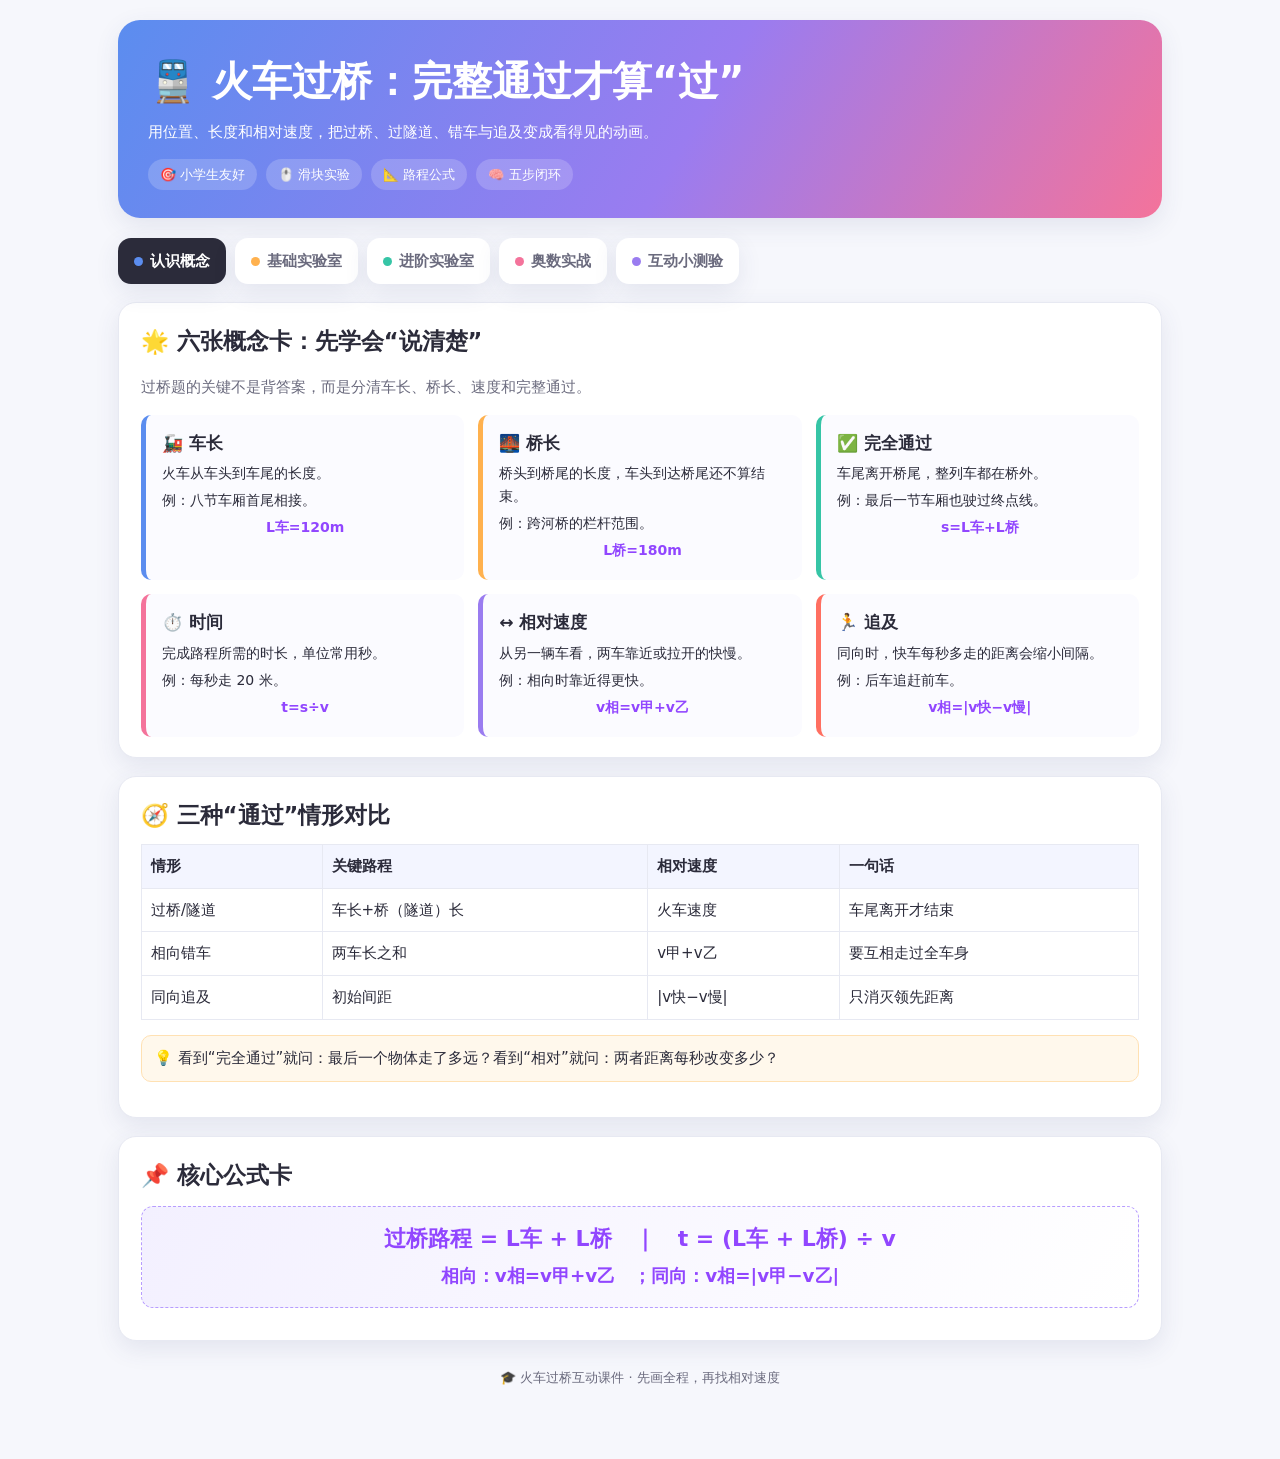
<file: demos/train-crossing/index.html>
<!doctype html>
<html lang="zh-CN">
<head>
<meta charset="utf-8">
<meta name="viewport" content="width=device-width,initial-scale=1">
<title>火车过桥 · 奥数行程问题</title>
<style>:root{
--c1:#5b8def;
--c2:#ffb14e;
--c3:#36c5a6;
--c4:#f4739b;
--c5:#9a7cf0;
--ink:#2b2b3a;
--muted:#6b6b7e;
--bg:#f6f7fc;
--card:#fff;
--line:#e7e9f2;
--shadow:0 8px 24px rgba(60,70,120,.1)
}*{
box-sizing:border-box
}body{
margin:0;
background:var(--bg);
color:var(--ink);
font:15px/1.65 "PingFang SC","Microsoft YaHei",system-ui,sans-serif
}.wrap{
max-width:1080px;
margin:auto;
padding:20px 18px 70px
}.hero{
color:#fff;
border-radius:22px;
padding:28px 30px;
background:linear-gradient(120deg,#5b8def,#9a7cf0 55%,#f4739b);
box-shadow:var(--shadow)
}h1{
margin:0 0 6px;
font-size:clamp(26px,5vw,40px)
}h2{
margin:0 0 4px
}h3{
color:var(--c1)
}.hero p{
margin:0
}.badges,.tabs,.controls,.actions{
display:flex;
gap:9px;
flex-wrap:wrap;
align-items:center
}.badges{
margin-top:14px
}.badge{
padding:5px 12px;
border-radius:99px;
background:#ffffff2e;
font-size:13px
}.tabs{
margin:20px 0 18px
}.tab,.btn{
min-height:46px;
border:0;
border-radius:13px;
padding:10px 16px;
font:inherit;
font-weight:700;
cursor:pointer;
background:#fff;
color:var(--muted);
box-shadow:var(--shadow)
}.tab.active,.btn.primary{
background:var(--ink);
color:#fff
}.tab .dot{
display:inline-block;
width:9px;
height:9px;
border-radius:50%;
margin-right:7px
}.panel{
display:none
}.panel.active{
display:block;
animation:fade .35s ease
}@keyframes fade{
from{
opacity:0;
transform:translateY(6px)
}
}.card{
background:var(--card);
border:1px solid var(--line);
border-radius:18px;
padding:20px 22px;
box-shadow:var(--shadow);
margin-bottom:18px
}.lead,.small,.hint{
color:var(--muted)
}.grid{
display:grid;
gap:14px
}.g3{
grid-template-columns:repeat(auto-fit,minmax(260px,1fr))
}.concept{
border-left:5px solid var(--c1);
background:#fbfbff;
border-radius:10px;
padding:14px 16px
}.concept h4{
margin:0 0 5px;
font-size:17px
}.concept h4 span{
font-size:23px;
margin-right:7px
}.concept p{
margin:4px 0;
font-size:14px
}.formula{
font-weight:800;
text-align:center;
color:#9146ff;
font-size:17px
}.fx{
text-align:center;
padding:14px;
border-radius:12px;
background:linear-gradient(120deg,#f3f0ff,#fff);
border:1px dashed #b79cff;
font-size:22px;
font-weight:800;
color:#9146ff;
margin:12px 0
}table{
width:100%;
border-collapse:collapse;
margin-top:10px
}th,td{
border:1px solid var(--line);
padding:9px;
text-align:left
}th{
background:#f3f5ff
}.ctrl{
display:flex;
flex-direction:column;
gap:2px;
min-width:190px
}.ctrl label{
font-size:13px;
font-weight:700;
color:var(--muted)
}.val{
font-weight:800;
color:var(--c1)
}input{
width:100%;
accent-color:var(--c1);
min-height:44px
}.seg{
display:flex;
gap:6px;
flex-wrap:wrap;
background:#eef0f8;
padding:4px;
border-radius:12px
}.seg button{
min-height:44px;
border:0;
border-radius:9px;
padding:7px 13px;
background:transparent;
font:inherit;
cursor:pointer
}.seg button.on{
background:#fff;
box-shadow:0 2px 8px #0001
}.demo{
width:100%;
height:auto;
background:#fff;
border:1px solid var(--line);
border-radius:14px;
display:block
}.answer{
display:none;
background:#edfff7;
border:1px solid #bfeede;
padding:12px;
border-radius:12px;
margin-top:12px
}.answer.show{
display:block
}.steps{
display:grid;
grid-template-columns:repeat(3,1fr);
gap:10px
}.step{
padding:13px;
background:#f3f5ff;
border-radius:12px;
text-align:center
}.q{
border:1px solid var(--line);
border-radius:12px;
padding:14px;
margin:12px 0;
background:#fbfbff
}.qt{
font-weight:700;
margin-bottom:9px
}.opt{
display:block;
border:1px solid var(--line);
border-radius:10px;
padding:9px 12px;
margin:6px 0;
background:#fff;
cursor:pointer
}.opt.correct{
background:#eafff5;
border-color:var(--c3);
color:#08775e
}.opt.wrong{
background:#ffeef1;
border-color:var(--c4);
color:#c03a56
}.expl{
display:none;
color:var(--muted);
padding:8px;
background:#fff;
border-radius:8px
}.expl.show{
display:block
}.note{
background:#fff8ec;
border:1px solid #ffe1b3;
border-radius:10px;
padding:10px 12px
}footer{
text-align:center;
color:var(--muted);
font-size:13px;
margin-top:26px
}@media(max-width:680px){
.wrap{
padding:12px 10px 50px
}.card{
padding:16px
}.steps{
grid-template-columns:1fr
}.ctrl{
min-width:100%
}.tab{
flex:1 1 140px
}
}@media(prefers-reduced-motion:reduce){
.panel.active{
animation:none
}
}</style>
</head>
<body>
<div class="wrap">
<header class="hero">
<h1>🚆 火车过桥：完整通过才算“过”</h1>
<p>用位置、长度和相对速度，把过桥、过隧道、错车与追及变成看得见的动画。</p>
<div class="badges">
<span class="badge">🎯 小学生友好</span>
<span class="badge">🖱️ 滑块实验</span>
<span class="badge">📐 路程公式</span>
<span class="badge">🧠 五步闭环</span>
</div>
</header>
<nav class="tabs" role="tablist">
<button class="tab active" role="tab" data-p="concept">
<i class="dot" style="background:#5b8def">
</i>认识概念</button>
<button class="tab" role="tab" data-p="basic">
<i class="dot" style="background:#ffb14e">
</i>基础实验室</button>
<button class="tab" role="tab" data-p="advanced">
<i class="dot" style="background:#36c5a6">
</i>进阶实验室</button>
<button class="tab" role="tab" data-p="solve">
<i class="dot" style="background:#f4739b">
</i>奥数实战</button>
<button class="tab" role="tab" data-p="quiz">
<i class="dot" style="background:#9a7cf0">
</i>互动小测验</button>
</nav>
<section id="concept" class="panel active">
<div class="card">
<h2>🌟 六张概念卡：先学会“说清楚”</h2>
<p class="lead">过桥题的关键不是背答案，而是分清车长、桥长、速度和完整通过。</p>
<div class="grid g3">
<article class="concept">
<h4>🚂 车长</h4>
<p>火车从车头到车尾的长度。</p>
<p>例：八节车厢首尾相接。</p>
<p class="formula">L车=120m</p>
</article>
<article class="concept" style="border-color:var(--c2)">
<h4>🌉 桥长</h4>
<p>桥头到桥尾的长度，车头到达桥尾还不算结束。</p>
<p>例：跨河桥的栏杆范围。</p>
<p class="formula">L桥=180m</p>
</article>
<article class="concept" style="border-color:var(--c3)">
<h4>✅ 完全通过</h4>
<p>车尾离开桥尾，整列车都在桥外。</p>
<p>例：最后一节车厢也驶过终点线。</p>
<p class="formula">s=L车+L桥</p>
</article>
<article class="concept" style="border-color:var(--c4)">
<h4>⏱️ 时间</h4>
<p>完成路程所需的时长，单位常用秒。</p>
<p>例：每秒走 20 米。</p>
<p class="formula">t=s÷v</p>
</article>
<article class="concept" style="border-color:var(--c5)">
<h4>↔️ 相对速度</h4>
<p>从另一辆车看，两车靠近或拉开的快慢。</p>
<p>例：相向时靠近得更快。</p>
<p class="formula">v相=v甲+v乙</p>
</article>
<article class="concept" style="border-color:#ff6f61">
<h4>🏃 追及</h4>
<p>同向时，快车每秒多走的距离会缩小间隔。</p>
<p>例：后车追赶前车。</p>
<p class="formula">v相=|v快−v慢|</p>
</article>
</div>
</div>
<div class="card">
<h2>🧭 三种“通过”情形对比</h2>
<table>
<thead>
<tr>
<th>情形</th>
<th>关键路程</th>
<th>相对速度</th>
<th>一句话</th>
</tr>
</thead>
<tbody>
<tr>
<td>过桥/隧道</td>
<td>车长+桥（隧道）长</td>
<td>火车速度</td>
<td>车尾离开才结束</td>
</tr>
<tr>
<td>相向错车</td>
<td>两车长之和</td>
<td>v甲+v乙</td>
<td>要互相走过全车身</td>
</tr>
<tr>
<td>同向追及</td>
<td>初始间距</td>
<td>|v快−v慢|</td>
<td>只消灭领先距离</td>
</tr>
</tbody>
</table>
<p class="note">💡 看到“完全通过”就问：最后一个物体走了多远？看到“相对”就问：两者距离每秒改变多少？</p>
</div>
<div class="card">
<h2>📌 核心公式卡</h2>
<div class="fx">过桥路程 = L车 + L桥　｜　t = (L车 + L桥) ÷ v<br>
<small>相向：v相=v甲+v乙　；同向：v相=|v甲−v乙|</small>
</div>
</div>
</section>
<section id="basic" class="panel">
<div class="card">
<h2>🔬 基础实验室：车头上桥到车尾离桥</h2>
<p class="lead">拖动长度和速度，Canvas 中看三节点；坐标轴、速度向量和状态读数实时更新。</p>
<div class="controls">
<div class="ctrl">
<label>车长 L车</label>
<input id="trainLen" type="range" min="60" max="200" value="120">
<span class="val" id="trainLenV">
</span>
</div>
<div class="ctrl">
<label>桥长 L桥</label>
<input id="bridgeLen" type="range" min="80" max="300" value="180">
<span class="val" id="bridgeLenV">
</span>
</div>
<div class="ctrl">
<label>速度 v</label>
<input id="trainSpeed" type="range" min="5" max="40" value="20">
<span class="val" id="trainSpeedV">
</span>
</div>
<div class="ctrl">
<label>桥 / 隧道</label>
<div class="seg" id="scene">
<button class="on" data-scene="桥">🌉 桥</button>
<button data-scene="隧道">🚇 隧道</button>
</div>
</div>
</div>
<canvas id="bridgeCanvas" class="demo" width="940" height="370" aria-label="火车过桥全过程">
</canvas>
<p class="fx" id="bridgeFx">
</p>
<p class="note" id="bridgeNote">
</p>
<div class="actions">
<button class="btn primary" id="bridgePlay">▶ 播放</button>
<button class="btn" id="bridgeReset">↺ 重置</button>
</div>
</div>
</section>
<section id="advanced" class="panel">
<div class="card">
<h2>🚆 进阶实验室：双车错车与追及</h2>
<p class="lead">切换「相向错车」与「同向追及」，从地面 / 甲车视角观察两车距离如何变化，理解相对速度的「和」与「差」。</p>
<div class="controls">
<div class="ctrl">
<label>甲车速度</label>
<input id="va" type="range" min="5" max="35" value="18">
<span class="val" id="vaV">
</span>
</div>
<div class="ctrl">
<label>乙车速度</label>
<input id="vb" type="range" min="5" max="35" value="12">
<span class="val" id="vbV">
</span>
</div>
<div class="ctrl">
<label>情形</label>
<div class="seg" id="carMode">
<button class="on" data-mode="相向错车">↔️ 相向错车</button>
<button data-mode="同向追及">🏃 同向追及</button>
</div>
</div>
<div class="ctrl">
<label>观察视角</label>
<div class="seg" id="carRef">
<button class="on" data-ref="地面">🏞️ 地面</button>
<button data-ref="甲车">🚆 甲车</button>
</div>
</div>
</div>
<canvas id="carsCanvas" class="demo" width="940" height="350">
</canvas>
<p class="fx" id="carsFx">
</p>
<p class="note" id="carsNote">
</p>
<div class="actions">
<button class="btn primary" id="carsPlay">▶ 播放</button>
<button class="btn" id="carsReset">↺ 重置</button>
</div>
</div>
</section>
<section id="solve" class="panel">
<div class="card">
<h2>🧮 奥数实战：输入参数即时求解</h2>
<p>一列长 120m 的火车以 20m/s 通过长 180m 的桥。用下面计算器验证时间。</p>
<div class="controls">
<div class="ctrl">
<label>车长（m）</label>
<input id="sl" type="number" min="1" value="120">
</div>
<div class="ctrl">
<label>桥长（m）</label>
<input id="sb" type="number" min="1" value="180">
</div>
<div class="ctrl">
<label>速度（m/s）</label>
<input id="sv" type="number" min=".1" value="20">
</div>
</div>
<div id="answer" class="answer show">
</div>
<div class="steps">
<div class="step">① 找关键量<br>
<small>车长+桥长</small>
</div>
<div class="step">② 统一单位<br>
<small>米、米/秒</small>
</div>
<div class="step">③ 套用模型<br>
<small>时间=路程÷速度</small>
</div>
</div>
</div>
</section>
<section id="quiz" class="panel">
<div class="card">
<h2>🧩 互动小测验</h2>
<p class="lead">点选后立刻变绿/红，并阅读详细解析。</p>
<div class="q">
<div class="qt">1️⃣ 火车过桥的总路程是？</div>
<div class="opt" data-ok="1">A. 车长+桥长</div>
<div class="opt" data-ok="0">B. 车长−桥长</div>
<div class="opt" data-ok="0">C. 只有桥长</div>
<div class="expl show">车头从桥头到桥尾走桥长，车尾还要走完车长，所以相加。</div>
</div>
<div class="q">
<div class="qt">2️⃣ 车尾刚上桥时属于哪个节点？</div>
<div class="opt" data-ok="0">A. 完全通过</div>
<div class="opt" data-ok="1">B. 车身完全在桥上</div>
<div class="opt" data-ok="0">C. 尚未出发</div>
<div class="expl">车尾刚上桥意味着整列车恰好在桥面内，下一步才是驶离。</div>
</div>
<div class="q">
<div class="qt">3️⃣ 两车相向速度 10 与 8 m/s，相对速度是？</div>
<div class="opt" data-ok="0">A. 2 m/s</div>
<div class="opt" data-ok="1">B. 18 m/s</div>
<div class="opt" data-ok="0">C. 80 m/s</div>
<div class="expl">相向运动方向相反，距离缩小速度为 10+8=18 m/s。</div>
</div>
<div class="q">
<div class="qt">4️⃣ 同向追及时应使用速度的？</div>
<div class="opt" data-ok="1">A. 差</div>
<div class="opt" data-ok="0">B. 和</div>
<div class="opt" data-ok="0">C. 积</div>
<div class="expl">同向两车一起向前，只有快车多走的部分能缩小间隔。</div>
</div>
<div class="q">
<div class="qt">5️⃣ 车长 100m、桥长 200m、速度 30m/s，时间？</div>
<div class="opt" data-ok="0">A. 3.3s</div>
<div class="opt" data-ok="1">B. 10s</div>
<div class="opt" data-ok="0">C. 30s</div>
<div class="expl">总路程=100+200=300m；时间=300÷30=10s。</div>
</div>
</div>
</section>
<footer>🎓 火车过桥互动课件 · 先画全程，再找相对速度</footer>
</div>
<script>'use strict';
const $=id=>document.getElementById(id),clamp=(x,a,b)=>Math.max(a,Math.min(b,x));
let st={
t:0,run:false,scene:'桥',mode:'相向错车',ref:'地面',last:0
};
const bc=$('bridgeCanvas'),b=bc.getContext('2d'),cc=$('carsCanvas'),c=cc.getContext('2d');
function arrow(g,x,y,dx,col,txt){
g.strokeStyle=col;
g.fillStyle=col;
g.lineWidth=4;
g.beginPath();
g.moveTo(x,y);
g.lineTo(x+dx,y);
g.stroke();
g.beginPath();
g.moveTo(x+dx,y);
g.lineTo(x+dx-(dx>0?10:-10),y-6);
g.lineTo(x+dx-(dx>0?10:-10),y+6);
g.fill();
g.font='bold 14px system-ui';
g.fillText(txt,x+dx/2-16,y-9)
}function train(g,x,y,col,name,dir=1){
g.save();if(dir<0){g.translate(x+145,0);g.scale(-1,1);x=0}
g.fillStyle=col;g.fillRect(x,y,145,40);g.fillStyle='#fff';g.fillRect(x+20,y+10,25,15);g.fillRect(x+60,y+10,25,15);g.fillStyle='#17233d';g.beginPath();g.moveTo(x+145,y);g.lineTo(x+165,y+20);g.lineTo(x+145,y+40);g.fill();g.fillStyle='#2b2b3a';g.font='bold 14px system-ui';g.fillText(name,x+58,y+65);g.restore()
}function bridgeDraw(){
let L=+$('trainLen').value,B=+$('bridgeLen').value,V=+$('trainSpeed').value,total=L+B,dur=total/V,p=clamp(st.t/dur,0,1),x=80+p*610,start=390,end=start+B/L*145;
b.clearRect(0,0,940,370);
b.fillStyle='#e8f5ff';b.fillRect(0,0,940,370);
/* 具象桥梁/隧道：山体、拱洞、桥墩、梁和栏杆 */
if(st.scene==='隧道'){
 b.fillStyle='#8aa0bb';b.beginPath();b.moveTo(340,255);b.lineTo(340,150);b.quadraticCurveTo(470,35,600,150);b.lineTo(600,255);b.fill();b.fillStyle='#26374f';b.beginPath();b.arc(470,190,72,Math.PI,0);b.lineTo(542,255);b.lineTo(398,255);b.closePath();b.fill();
}else{
 b.fillStyle='#a9c5d8';b.fillRect(390,160,270,24);b.fillStyle='#718aa1';b.fillRect(410,184,25,71);b.fillRect(605,184,25,71);b.fillStyle='#c8d7e4';b.fillRect(385,150,280,8);for(let r=0;r<9;r++){b.fillStyle='#6e8497';b.fillRect(395+r*32,125,4,25);b.fillStyle='#bdcbd8';b.fillRect(395+r*32,125,32,4)}
}
b.strokeStyle='#60708f';
b.lineWidth=5;
b.beginPath();
b.moveTo(30,255);
b.lineTo(910,255);b.stroke();b.strokeStyle='#8c6f54';b.lineWidth=7;for(let sx=35;sx<910;sx+=28){b.beginPath();b.moveTo(sx,250);b.lineTo(sx,268);b.stroke()}
b.fillStyle=st.scene==='桥'?'#36c5a6':'#59627e';
b.fillRect(start,160,end-start,95);
b.fillStyle='#fff';
b.font='bold 15px system-ui';
b.fillText(st.scene,start+(end-start)/2-15,215);
train(b,x-165,210,'#5b8def','火车');
b.fillStyle='#2b2b3a';
b.font='14px system-ui';
b.fillText('①车头上'+st.scene,start-35,130);
b.fillText('②车身完全在'+st.scene,start+10,110);
b.fillText('③车尾离开',end-20,130);
arrow(b,x-40,105,V*5,'#ffb14e','v='+V+'m/s');
let stage=p< L/total?'车头上'+st.scene:p< B/total?'车身完全在'+st.scene:'车尾离开';
$('trainLenV').textContent=L+' m';
$('bridgeLenV').textContent=B+' m';
$('trainSpeedV').textContent=V+' m/s';
$('bridgeFx').textContent='总路程 = '+L+' + '+B+' = '+total+' m；通过时间 = '+dur.toFixed(1)+' s';
$('bridgeNote').textContent='当前节点：'+stage+'（动画 '+Math.round(p*100)+'%）'
}function carsDraw(){
let a=+$('va').value,d=+$('vb').value,rel=st.mode==='相向错车'?a+d:Math.abs(a-d),q=clamp(st.t/8,0,1),same=st.mode==='同向追及';
c.clearRect(0,0,940,350);
c.fillStyle='#edf1ff';
c.fillRect(0,0,940,350);
c.strokeStyle='#60708f';
c.lineWidth=4;
c.beginPath();
c.moveTo(30,160);
c.lineTo(910,160);
c.stroke();
let x1,x2;
if(same){
 // 同向追及：快车在后追赶慢车，两车都向右；间距按速度差缩短。
 const chaseSpeed=Math.max(a,d),leadSpeed=Math.min(a,d),k=3;
 const chaseX=90+chaseSpeed*k*8*q,leadX=460+leadSpeed*k*8*q;
 if(a>=d){x1=chaseX;x2=leadX}else{x1=leadX;x2=chaseX}
}else{
 x1=90+q*500;x2=760-q*500;
}
if(st.ref==='甲车'){
x2-=x1-90;
x1=90
}train(c,x1,120,'#5b8def','甲',1);
train(c,x2,120,'#f4739b','乙',same?1:-1);
arrow(c,x1+25,220,a*7,'#5b8def','甲 '+a);
arrow(c,x2+25,260,(same?d:-d)*7,'#f4739b','乙 '+d);
c.fillStyle='#2b2b3a';
c.font='14px system-ui';
c.fillText(st.mode+'｜参照：'+st.ref,30,35);
$('vaV').textContent=a+' km/h';
$('vbV').textContent=d+' km/h';
$('carsFx').textContent='相对速度 = '+(st.mode==='相向错车'?a+' + '+d:'|'+a+' − '+d+'|')+' = '+rel+' km/h';
$('carsNote').textContent=same?'同向追及：相对速度 = |v甲 − v乙| = '+rel+' km/h，快车从后方逐渐追上慢车。':'相向错车：相对速度 = v甲 + v乙 = '+rel+' km/h，两车相向而行、互相走过整个车身。'
}function loop(now){
let dt=st.last?Math.min((now-st.last)/1000,.05):0;
st.last=now;
if(st.run)st.t+=dt;
bridgeDraw();
carsDraw();
if(st.run)requestAnimationFrame(loop)
}function toggle(){
st.run=!st.run;
$('bridgePlay').textContent=st.run?'Ⅱ 暂停':'▶ 播放';
$('carsPlay').textContent=st.run?'Ⅱ 暂停':'▶ 播放';
if(st.run){
st.last=0;
requestAnimationFrame(loop)
}
}$('bridgePlay').onclick=toggle;
$('carsPlay').onclick=toggle;
$('bridgeReset').onclick=()=>{
st.t=0;
st.run=false;
bridgeDraw()
};
$('carsReset').onclick=()=>{
st.t=0;
st.run=false;
carsDraw()
};
['trainLen','bridgeLen','trainSpeed','va','vb'].forEach(id=>$(id).oninput=()=>{
bridgeDraw();
carsDraw()
});
document.querySelectorAll('#scene button').forEach(x=>x.onclick=()=>{
st.scene=x.dataset.scene;
document.querySelectorAll('#scene button').forEach(y=>y.classList.toggle('on',y===x));
bridgeDraw()
});
document.querySelectorAll('#carMode button').forEach(x=>x.onclick=()=>{
st.mode=x.dataset.mode;
document.querySelectorAll('#carMode button').forEach(y=>y.classList.toggle('on',y===x));
carsDraw()
});
document.querySelectorAll('#carRef button').forEach(x=>x.onclick=()=>{
st.ref=x.dataset.ref;
document.querySelectorAll('#carRef button').forEach(y=>y.classList.toggle('on',y===x));
carsDraw()
});
function solve(){
let l=+$('sl').value||0,bg=+$('sb').value||0,v=+$('sv').value||0;
$('answer').innerHTML=v>0?'✅ 总路程 = '+l+' + '+bg+' = '+(l+bg)+' m；<br>时间 = '+(l+bg)+' ÷ '+v+' = <b>'+((l+bg)/v).toFixed(1)+' 秒</b>':'⚠️ 速度必须大于 0。'
}['sl','sb','sv'].forEach(id=>$(id).oninput=solve);
document.querySelectorAll('.q').forEach(q=>q.querySelectorAll('.opt').forEach(o=>o.onclick=()=>{
q.querySelectorAll('.opt').forEach(x=>x.classList.remove('correct','wrong'));
o.classList.add(o.dataset.ok==='1'?'correct':'wrong');
q.querySelector('.expl').classList.add('show')
}));
document.querySelectorAll('.tab').forEach(x=>x.onclick=()=>{
document.querySelectorAll('.tab').forEach(y=>y.classList.toggle('active',x===y));
document.querySelectorAll('.panel').forEach(y=>y.classList.toggle('active',y.id===x.dataset.p));
bridgeDraw();
carsDraw()
});
solve();
bridgeDraw();
carsDraw();
</script>
</body>
</html>
</file>
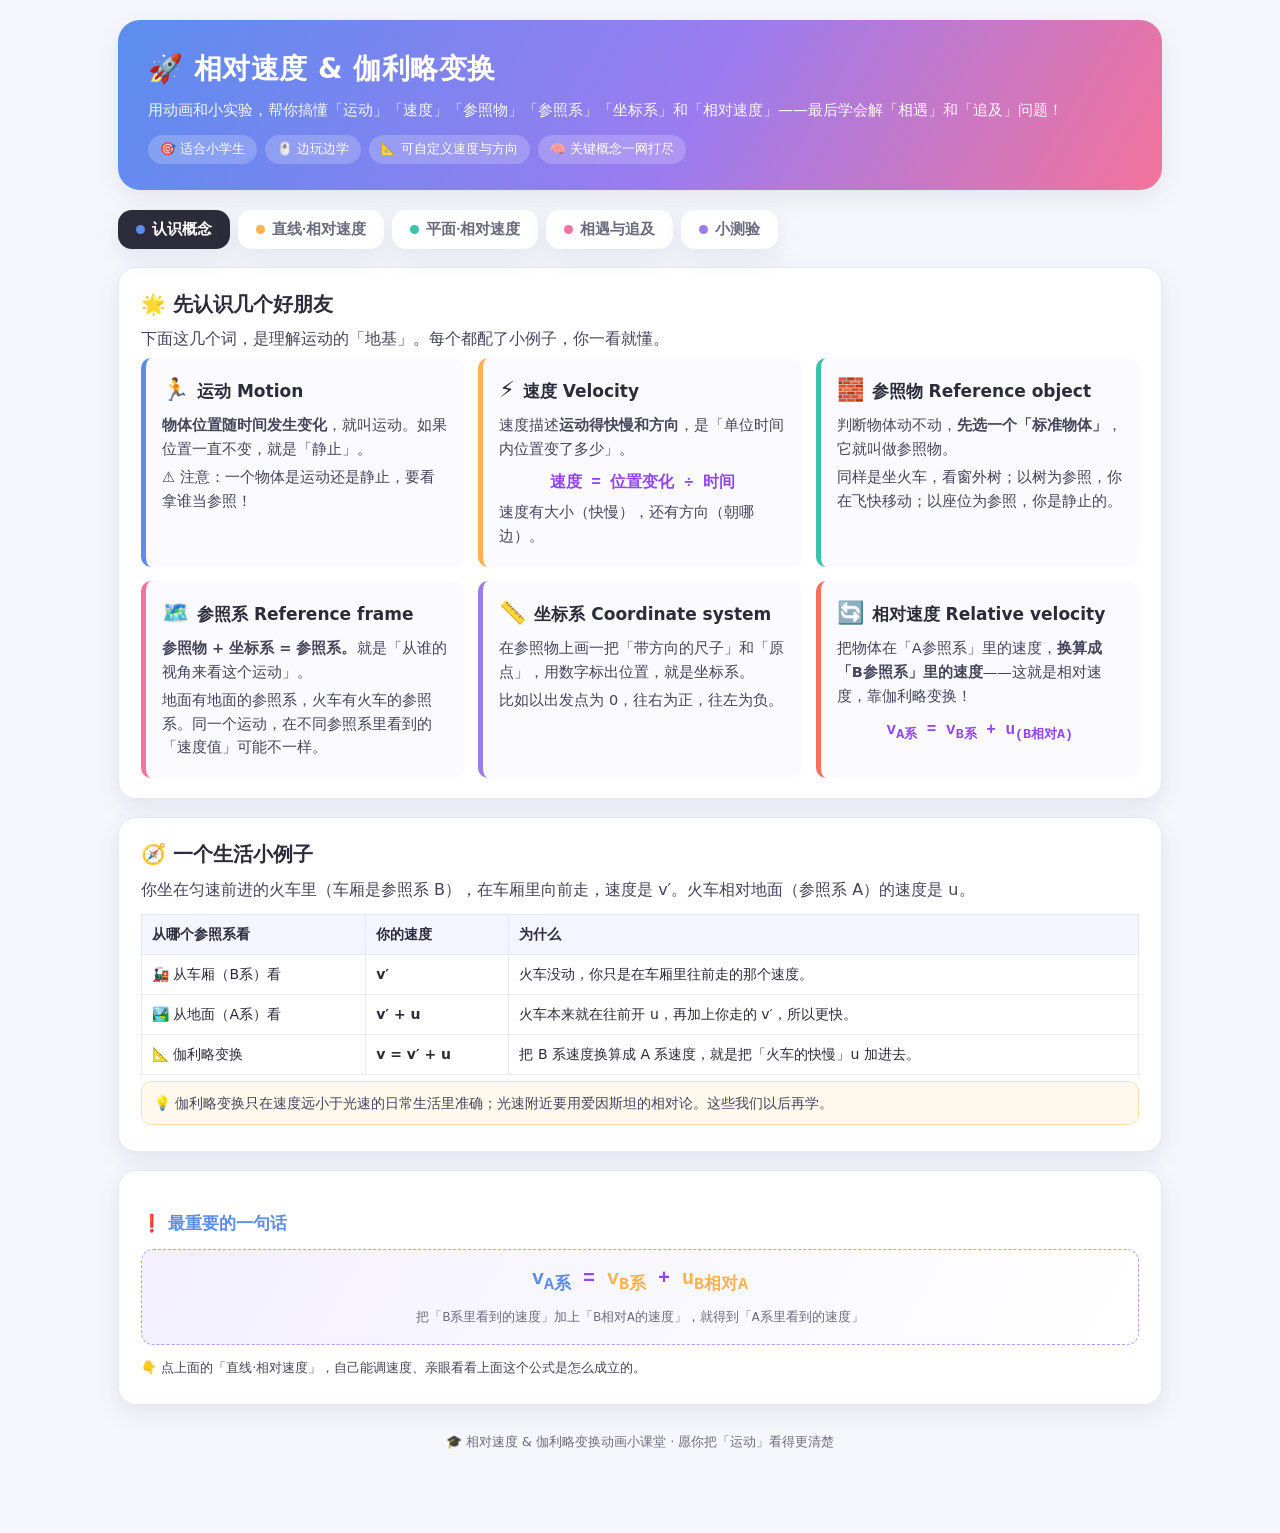
<file: demos/galilean-transform/relative-velocity/index.html>
<!DOCTYPE html>
<html lang="zh-CN">
<head>
<meta charset="UTF-8">
<meta name="viewport" content="width=device-width, initial-scale=1.0">
<title>相对速度 &amp; 伽利略变换 · 小学生动画小课堂</title>
<style>
  :root{
    --c1:#5b8def; --c2:#ffb14e; --c3:#36c5a6; --c4:#f4739b; --c5:#9a7cf0;
    --ink:#2b2b3a; --muted:#6b6b7e; --bg:#f6f7fc; --card:#ffffff; --line:#e7e9f2;
    --ok:#36c5a6; --bad:#f4739b;
    --shadow:0 8px 24px rgba(60,70,120,.10);
  }
  *{box-sizing:border-box;}
  html,body{margin:0;padding:0;}
  body{
    font-family:"PingFang SC","Microsoft YaHei",system-ui,-apple-system,"Segoe UI",sans-serif;
    color:var(--ink); background:var(--bg); line-height:1.65;
  }
  .wrap{max-width:1080px;margin:0 auto;padding:20px 18px 80px;}

  /* ---------- Header ---------- */
  header.hero{
    background:linear-gradient(120deg,#5b8def 0%,#9a7cf0 55%,#f4739b 100%);
    color:#fff;border-radius:22px;padding:26px 30px;margin-bottom:20px;box-shadow:var(--shadow);
  }
  header.hero h1{margin:0 0 6px;font-size:28px;letter-spacing:.5px;}
  header.hero p{margin:0;font-size:15px;opacity:.95;}
  header.hero .badges{margin-top:12px;display:flex;gap:8px;flex-wrap:wrap;}
  .badge{background:rgba(255,255,255,.2);padding:4px 12px;border-radius:999px;font-size:12.5px;}

  /* ---------- Tabs ---------- */
  .tabs{display:flex;flex-wrap:wrap;gap:8px;margin:0 0 18px;}
  .tab{
    border:none;cursor:pointer;font-size:15px;font-weight:600;color:var(--muted);
    background:#fff;padding:10px 18px;border-radius:14px;box-shadow:var(--shadow);transition:.15s;
  }
  .tab:hover{transform:translateY(-2px);}
  .tab.active{background:var(--ink);color:#fff;}
  .tab .dot{display:inline-block;width:9px;height:9px;border-radius:50%;margin-right:7px;vertical-align:middle;}

  .panel{display:none;}
  .panel.active{display:block;animation:fade .3s ease;}
  @keyframes fade{from{opacity:0;transform:translateY(6px)}to{opacity:1;transform:none}}

  /* ---------- Cards / sections ---------- */
  .card{background:var(--card);border-radius:18px;padding:20px 22px;box-shadow:var(--shadow);margin-bottom:18px;border:1px solid var(--line);}
  .card h2{margin:0 0 4px;font-size:20px;}
  .card h3{margin:18px 0 8px;font-size:17px;color:var(--c1);}
  .card p{margin:6px 0;color:#44445a;}
  .lead{font-size:15.5px;color:var(--muted);margin:0 0 12px;}
  .small{font-size:13px;color:var(--muted);}

  .grid{display:grid;gap:14px;}
  .g2{grid-template-columns:repeat(auto-fit,minmax(300px,1fr));}
  .g3{grid-template-columns:repeat(auto-fit,minmax(280px,1fr));}

  .concept{
    border-left:5px solid var(--c1);padding:14px 16px;background:#fbfbff;border-radius:10px;
  }
  .concept h4{margin:0 0 6px;font-size:17px;color:var(--ink);}
  .concept h4 .emo{font-size:22px;margin-right:8px;}
  .concept p{margin:4px 0;font-size:14.5px;}
  .concept .formula{display:block;text-align:center;margin:8px 0 0;font-family:"SFMono-Regular",Consolas,monospace;font-weight:700;color:#9146ff;font-size:16px;}

  /* formula box */
  .fx{
    text-align:center;padding:12px;margin:12px 0;border-radius:12px;font-family:"SFMono-Regular",Consolas,monospace;
    font-size:20px;font-weight:700;background:linear-gradient(120deg,#f3f0ff,#fff);border:1px dashed #b79cff;
  }
  .fx .v{color:var(--c1);} .fx .u{color:var(--c2);} .fx .eq{color:#9146ff;}
  .fx .sub{font-size:13px;color:var(--muted);font-weight:400;}

  table.compare{width:100%;border-collapse:collapse;font-size:14px;margin-top:10px;}
  table.compare th,table.compare td{border:1px solid var(--line);padding:8px 10px;text-align:left;}
  table.compare th{background:#f3f5ff;}

  /* ---------- Controls ---------- */
  .controls{display:flex;flex-wrap:wrap;gap:8px 22px;align-items:center;margin:14px 0;}
  .ctrl{display:flex;flex-direction:column;gap:2px;}
  .ctrl label{font-size:13px;font-weight:600;color:var(--muted);}
  .ctrl .val{font-size:16px;font-weight:700;color:var(--c1);min-width:90px;}
  input[type=range]{width:170px;accent-color:var(--c1);}
  .btn{
    border:none;cursor:pointer;background:var(--c1);color:#fff;font-weight:700;
    padding:9px 16px;border-radius:12px;font-size:14px;box-shadow:var(--shadow);transition:.15s;
  }
  .btn:hover{transform:translateY(-2px);opacity:.94;}
  .btn.ghost{background:#fff;color:var(--ink);border:1px solid var(--line);}
  .btn.orange{background:var(--c2);}
  .btn.green{background:var(--ok);}
  .seg{display:flex;background:#eef0f8;border-radius:12px;padding:4px;gap:4px;}
  .seg button{border:none;background:transparent;padding:7px 14px;border-radius:9px;font-weight:600;color:var(--muted);cursor:pointer;font-size:13.5px;}
  .seg button.on{background:#fff;color:var(--ink);box-shadow:0 2px 8px rgba(0,0,0,.08);}

  canvas.demo{width:100%;height:auto;background:#fff;border-radius:14px;border:1px solid var(--line);display:block;}
  .canv-row{display:grid;grid-template-columns:1fr 1fr;gap:14px;margin-top:10px;}
  @media(max-width:760px){.canv-row{grid-template-columns:1fr;}}

  .legend{display:flex;gap:16px;flex-wrap:wrap;font-size:13px;color:var(--muted);margin-top:8px;}
  .legend .key{display:inline-flex;align-items:center;gap:6px;}
  .swatch{width:14px;height:14px;border-radius:4px;display:inline-block;}

  /* answer */
  .answer{background:#edfff7;border:1px solid #bfeede;border-radius:12px;padding:12px 16px;margin-top:12px;display:none;}
  .answer.show{display:block;}
  .answer .big{font-size:19px;font-weight:700;color:#11966b;}

  /* quiz */
  .q{border:1px solid var(--line);border-radius:12px;padding:14px 16px;margin:12px 0;background:#fbfbff;}
  .q .qt{font-weight:700;font-size:15.5px;margin-bottom:10px;}
  .opt{display:block;background:#fff;border:1px solid var(--line);border-radius:10px;padding:9px 12px;margin:6px 0;cursor:pointer;font-size:14.5px;transition:.12s;}
  .opt:hover{border-color:var(--c1);}
  .opt.correct{background:#eafff5;border-color:var(--ok);color:#0f8561;}
  .opt.wrong{background:#ffeef1;border-color:var(--bad);color:#c03a56;}
  .opt.correct::after{content:" ✓";font-weight:700;}
  .q .expl{display:none;font-size:13.5px;color:var(--muted);margin-top:6px;padding:8px 10px;background:#fff;border-radius:8px;border:1px dashed var(--line);}
  .q .expl.show{display:block;}

  .note{font-size:13.5px;background:#fff8ec;border:1px solid #ffe1b3;color:#8a5a00;border-radius:10px;padding:10px 12px;}
  footer{text-align:center;color:var(--muted);font-size:13px;margin-top:26px;}
</style>
</head>
<body>
<div class="wrap">
  <header class="hero">
    <h1>🚀 相对速度 &amp; 伽利略变换</h1>
    <p>用动画和小实验，帮你搞懂「运动」「速度」「参照物」「参照系」「坐标系」和「相对速度」——最后学会解「相遇」和「追及」问题！</p>
    <div class="badges">
      <span class="badge">🎯 适合小学生</span>
      <span class="badge">🖱️ 边玩边学</span>
      <span class="badge">📐 可自定义速度与方向</span>
      <span class="badge">🧠 关键概念一网打尽</span>
    </div>
  </header>

  <nav class="tabs" id="tabs">
    <button class="tab active" data-t="concept"><span class="dot" style="background:#5b8def"></span>认识概念</button>
    <button class="tab" data-t="line"><span class="dot" style="background:#ffb14e"></span>直线·相对速度</button>
    <button class="tab" data-t="plane"><span class="dot" style="background:#36c5a6"></span>平面·相对速度</button>
    <button class="tab" data-t="meet"><span class="dot" style="background:#f4739b"></span>相遇与追及</button>
    <button class="tab" data-t="quiz"><span class="dot" style="background:#9a7cf0"></span>小测验</button>
  </nav>

  <!-- ============ CONCEPT TAB ============ -->
  <section class="panel active" id="panel-concept">
    <div class="card">
      <h2>🌟 先认识几个好朋友</h2>
      <p class="lead">下面这几个词，是理解运动的「地基」。每个都配了小例子，你一看就懂。</p>
      <div class="grid g3">
        <div class="concept" style="border-color:#5b8def">
          <h4><span class="emo">🏃</span>运动 Motion</h4>
          <p><b>物体位置随时间发生变化</b>，就叫运动。如果位置一直不变，就是「静止」。</p>
          <p class="small">⚠️ 注意：一个物体是运动还是静止，要看拿谁当参照！</p>
        </div>
        <div class="concept" style="border-color:#ffb14e">
          <h4><span class="emo">⚡</span>速度 Velocity</h4>
          <p>速度描述<b>运动得快慢和方向</b>，是「单位时间内位置变了多少」。</p>
          <p class="formula">速度 = 位置变化 ÷ 时间</p>
          <p class="small">速度有大小（快慢），还有方向（朝哪边）。</p>
        </div>
        <div class="concept" style="border-color:#36c5a6">
          <h4><span class="emo">🧱</span>参照物 Reference object</h4>
          <p>判断物体动不动，<b>先选一个「标准物体」</b>，它就叫做参照物。</p>
          <p class="small">同样是坐火车，看窗外树；以树为参照，你在飞快移动；以座位为参照，你是静止的。</p>
        </div>
        <div class="concept" style="border-color:#f4739b">
          <h4><span class="emo">🗺️</span>参照系 Reference frame</h4>
          <p><b>参照物 + 坐标系 = 参照系。</b>就是「从谁的视角来看这个运动」。</p>
          <p class="small">地面有地面的参照系，火车有火车的参照系。同一个运动，在不同参照系里看到的「速度值」可能不一样。</p>
        </div>
        <div class="concept" style="border-color:#9a7cf0">
          <h4><span class="emo">📏</span>坐标系 Coordinate system</h4>
          <p>在参照物上画一把「带方向的尺子」和「原点」，用数字标出位置，就是坐标系。</p>
          <p class="small">比如以出发点为 0，往右为正，往左为负。</p>
        </div>
        <div class="concept" style="border-color:#ff6f61">
          <h4><span class="emo">🔄</span>相对速度 Relative velocity</h4>
          <p>把物体在「A参照系」里的速度，<b>换算成「B参照系」里的速度</b>——这就是相对速度，靠伽利略变换！</p>
          <p class="formula">v<sub>A系</sub> = v<sub>B系</sub> + u<sub>(B相对A)</sub></p>
        </div>
      </div>
    </div>

    <div class="card">
      <h2>🧭 一个生活小例子</h2>
      <p>你坐在匀速前进的火车里（车厢是参照系 B），在车厢里向前走，速度是 v′。火车相对地面（参照系 A）的速度是 u。</p>
      <table class="compare">
        <thead><tr><th>从哪个参照系看</th><th>你的速度</th><th>为什么</th></tr></thead>
        <tbody>
          <tr><td>🚂 从车厢（B系）看</td><td><b>v′</b></td><td>火车没动，你只是在车厢里往前走的那个速度。</td></tr>
          <tr><td>🏞️ 从地面（A系）看</td><td><b>v′ + u</b></td><td>火车本来就在往前开 u，再加上你走的 v′，所以更快。</td></tr>
          <tr><td>📐 伽利略变换</td><td><b>v = v′ + u</b></td><td>把 B 系速度换算成 A 系速度，就是把「火车的快慢」u 加进去。</td></tr>
        </tbody>
      </table>
      <p class="note">💡 伽利略变换只在速度远小于光速的日常生活里准确；光速附近要用爱因斯坦的相对论。这些我们以后再学。</p>
    </div>

    <div class="card">
      <h3>❗ 最重要的一句话</h3>
      <div class="fx"><span class="v">v<sub>A系</sub></span> <span class="eq">=</span> <span class="u">v<sub>B系</sub></span> <span class="eq">+</span> <span class="u">u<sub>B相对A</sub></span><br><span class="sub">把「B系里看到的速度」加上「B相对A的速度」，就得到「A系里看到的速度」</span></div>
      <p class="small">👇 点上面的「直线·相对速度」，自己能调速度、亲眼看看上面这个公式是怎么成立的。</p>
    </div>
  </section>

  <!-- ============ LINE TAB ============ -->
  <section class="panel" id="panel-line">
    <div class="card">
      <h2>📏 直线上的相对速度</h2>
      <p class="lead">这里有一辆<b>小车（🚗）</b>，它可以当参照系；地上还有一颗<b>小球（⚽）</b>。你拖动滑杆，看这颗球在「地面」和「小车」两个参照系里分别是多快。</p>
      <div class="controls">
        <div class="ctrl">
          <label>小车速度 u（相对地面，向右）</label>
          <input type="range" id="lineU" min="-2" max="2" step="0.2" value="1">
          <span class="val" id="lineUV">1.0 m/s</span>
        </div>
        <div class="ctrl">
          <label>小球在小车里速度 v′（向右为正）</label>
          <input type="range" id="lineVp" min="-2" max="2" step="0.2" value="1.5">
          <span class="val" id="lineVpV">1.5 m/s</span>
        </div>
        <button class="btn green" id="linePlay">⏸ 暂停</button>
        <button class="btn ghost" id="lineReset">↺ 重置</button>
      </div>
      <p class="small">结果会自动算出来：在地面系里，小球的绝对速度 <b>v = v′ + u</b>。</p>
      <div class="fx" id="lineFx"><span class="v">v = 2.5 m/s</span></div>
    </div>

    <div class="card">
      <h3>👀 一张图 = 两套坐标系中的同一个运动</h3>
      <div class="frame-switch" id="lineFrameSeg" role="group" aria-label="切换直线参考系">
        <span class="small">当前观察：</span>
        <button class="btn on" type="button" data-line-frame="ground">🏞️ 地面系 A</button>
        <button class="btn" type="button" data-line-frame="cart">🚗 小车系 B</button>
      </div>
      <p class="small" id="lineFrameNote">地面系 A：小球速度 <b>v = v′ + u</b>；切换到 B 系可观察同一小球变为 v′。</p>
      <canvas class="demo" id="lineCanvas" width="940" height="360"></canvas>
      <div class="legend">
        <span class="key"><span class="swatch" style="background:#5b8def"></span>小车（参照物/参照系）</span>
        <span class="key"><span class="swatch" style="background:#ff6b6b"></span>小球（被研究的物体）</span>
        <span class="key"><span class="swatch" style="background:#ffb14e"></span>速度方向箭头（长度=大小）</span>
      </div>
      <p class="note">🌍 注意看：<b>一样是这颗小球、一样的每秒位置变化</b>，但从地面看它每秒往前走得更多（因为车也在往前走），从车上看它就慢一些。两个数之间正好差一个小车的速度 u。</p>
    </div>
  </section>

  <!-- ============ PLANE TAB ============ -->
  <section class="panel" id="panel-plane">
    <div class="card">
      <h2>🗺️ 平面上的相对速度（矢量加法）</h2>
      <p class="lead">这次换 2D 视角：小车向右开（速度 u），小球在小车里被「斜着扔」（速度 v′，有前后和上下两个分量）。在地面系里，球的速度是两个速度<b>矢量相合</b>的结果。</p>
      <div class="controls">
        <div class="ctrl">
          <label>小车速度 u（向右）</label>
          <input type="range" id="plU" min="-2" max="3" step="0.2" value="1.5">
          <span class="val" id="plUV">1.5 m/s</span>
        </div>
        <div class="ctrl">
          <label>球在小车里：水平 v′<sub>x</sub></label>
          <input type="range" id="plVx" min="-2" max="2" step="0.2" value="1.2">
          <span class="val" id="plVxV">1.2 m/s</span>
        </div>
        <div class="ctrl">
          <label>球在小车里：竖直 v′<sub>y</sub></label>
          <input type="range" id="plVy" min="-2" max="2" step="0.2" value="1.6">
          <span class="val" id="plVyV">1.6 m/s</span>
        </div>
        <button class="btn green" id="plPlay">⏸ 暂停</button>
        <button class="btn ghost" id="plReset">↺ 重置</button>
      </div>
    </div>

    <div class="card">
      <h3>🎬 两个坐标系叠加：同一个运动，两套坐标</h3>
      <p class="small">这里把<b>地面系（蓝色）</b>和<b>小车系（绿色）</b>的直角坐标系<b>叠在同一张图</b>上。小球在动，你可以在两个坐标系里读出它各自的坐标——两套数字不一样！下面还能「锚定」其中一个坐标系，让另一个坐标系滑动。</p>
      <div class="controls" style="margin:10px 0">
        <div class="ctrl" style="flex-direction:row;align-items:center;gap:8px">
          <label style="font-size:14px">锚定坐标系：</label>
          <div class="seg" id="plAnchor">
            <button class="on" data-a="ground">🏞️ 地面（A 固定，小车动）</button>
            <button data-a="car">🚗 小车（B 固定，地面动）</button>
          </div>
        </div>
      </div>
      <canvas class="demo" id="plCanvasOverlay" width="940" height="500"></canvas>
      <div class="legend">
        <span class="key"><span class="swatch" style="background:#5b8def"></span>地面系 A 坐标轴/网格</span>
        <span class="key"><span class="swatch" style="background:#36c5a6"></span>小车系 B 坐标轴/网格</span>
        <span class="key"><span class="swatch" style="background:#ff6b6b"></span>小球</span>
        <span class="key"><span class="swatch" style="background:#ffb14e"></span>小车（参照物）</span>
      </div>
      <p id="plOverlayReadout" style="margin-top:10px;font-family:'SFMono-Regular',Consolas,monospace;font-size:15px;color:#2b2b3a"></p>
    </div>

    <div class="card">
      <h3>🧮 矢量三角形：U + V′ = V</h3>
      <p class="small">把「小车的速度 U」和「球在小车里的速度 V′」头尾相接，从起点连到终点的箭头，就是地面系里的速度 V。大小和方向都由它决定。</p>
      <canvas class="demo" id="plCanvasVec" width="940" height="240"></canvas>
      <div class="fx">
        <span class="u">u<sub>x</sub></span> <span class="eq">+</span> <span class="v">v′<sub>x</sub></span>
        <span class="eq">=</span> <span class="v">v<sub>x</sub></span> &nbsp;&nbsp;
        <span class="u">u<sub>y</sub></span> <span class="eq">+</span> <span class="v">v′<sub>y</sub></span>
        <span class="eq">=</span> <span class="v">v<sub>y</sub></span>
      </div>
      <p class="small">因为小车只向右开，所以 u 只有横轴分量 u<sub>x</sub>，竖直分量 u<sub>y</sub> = 0。于是地面系里：<b>横轴 v<sub>x</sub> = v′<sub>x</sub> + u</b>，<b>竖轴 v<sub>y</sub> = v′<sub>y</sub></b>。这就是平面上的伽利略变换。</p>
    </div>
  </section>

  <!-- ============ MEET TAB ============ -->
  <section class="panel" id="panel-meet">
    <div class="card">
      <h2>🤝 相遇与追及（应用题来啦）</h2>
      <p class="lead">学了相对速度，就能秒解相遇、追及问题。诀窍只有一句话：<b>把其中一个物体当成「静止的参照物」，另一个物体就只以「相对速度」靠近它。</b></p>
      <div class="seg" id="meetSeg" style="margin:10px 0 4px">
        <button class="on" data-s="meet">🤝 相遇（相向而行）</button>
        <button data-s="chase">🏃 追及（同向，一个追一个）</button>
      </div>
      <div class="controls">
        <div class="ctrl">
          <label>A 的速度 v<sub>A</sub>（向右）</label>
          <input type="range" id="mVA" min="0" max="4" step="0.2" value="2">
          <span class="val" id="mVAV">2.0</span>
        </div>
        <div class="ctrl">
          <label>B 的速度 v<sub>B</sub></label>
          <input type="range" id="mVB" min="0" max="4" step="0.2" value="1.5">
          <span class="val" id="mVBV">1.5</span>
        </div>
        <div class="ctrl">
          <label>初始距离 d（米）</label>
          <input type="range" id="mD" min="2" max="12" step="0.5" value="7">
          <span class="val" id="mDV">7</span>
        </div>
        <button class="btn green" id="mPlay">⏸ 暂停</button>
        <button class="btn ghost" id="mReset">↺ 重置</button>
      </div>
      <p class="note" id="meetWarn" style="display:none;background:#ffeef1;border-color:#f7b;color:#b03a56">⚠️ 追及问题里，必须 A 比 B 快才行（v<sub>A</sub> &gt; v<sub>B</sub>），否则永远追不上。</p>
    </div>

    <div class="card">
      <h3>🎬 动画看看</h3>
      <p class="small">先选一个「参照系视角」，再点播放。切换视角能看到：<b>换成以某一个物体为参照，它就成了静止的，另一个物体就只是以「相对速度」匀速靠近它。</b></p>
      <div class="seg" id="refSeg" style="margin:8px 0">
        <button class="on" data-r="ground">🏞️ 地面参照系</button>
        <button data-r="A">以 A 为参照（A 静止）</button>
        <button data-r="B">以 B 为参照（B 静止）</button>
      </div>
      <canvas class="demo" id="mCanvas" width="940" height="330"></canvas>
      <p class="note" id="mRefNote" style="margin-top:10px"></p>
      <p class="small" id="mCaption">点「重置」或调整滑杆重新开始 —— 两球相遇时，动画会停下并标出相遇点。</p>
    </div>

    <div class="card">
      <h3>🧠 一般解法（超通用！）</h3>
      <div class="grid g2">
        <div>
          <h3 style="margin-top:0">📐 书本公式</h3>
          <p class="small">设两者初始相距 d。若二者方向相反（相遇），或同向但 A 去追 B：</p>
          <div class="fx" id="meetFormula">t = d ÷ (v<sub>A</sub> + v<sub>B</sub>)</div>
          <p class="small">相遇时：A、B 共同「吃掉」这段距离，所以除以 <b>速度和</b>。</p>
          <div class="fx" id="chaseFormula" style="display:none">t = d ÷ (v<sub>A</sub> − v<sub>B</sub>)</div>
          <p class="small" id="chaseNote" style="display:none">追及时：A 每秒比 B 多走 <b>v<sub>A</sub> − v<sub>B</sub></b>，就叫相对速度，用它来「缩小差距」。</p>
        </div>
        <div>
          <h3 style="margin-top:0">💡 相对速度视角（最聪明）</h3>
          <p class="small"><b>把 B 当作静止参照物。</b>那么初始时 A 离 B 的距离还是 d，而现在 B 静止，A 就以「相对速度 v<sub>相对</sub>」地靠近 B。于是：</p>
          <div class="fx">t = d ÷ v<sub>相对</sub></div>
          <p class="small">其中 <b>v<sub>相对</sub> = v<sub>A</sub> + v<sub>B</sub></b>（相向，方向相反所以相加），<b>或 v<sub>相对</sub> = v<sub>A</sub> − v<sub>B</sub></b>（同向追及，方向相同所以相减）。</p>
          <p class="note">🧪 试着切到上面的<b>「以 A 为参照」或「以 B 为参照」</b>视角——你会看到其中一个静止不动，另一个以相对速度匀速靠近，结果和地面系一样，但更好懂！</p>
        </div>
      </div>
    </div>
  </section>

  <!-- ============ QUIZ TAB ============ -->
  <section class="panel" id="panel-quiz">
    <div class="card">
      <h2>🧩 小测验，看看你学会没</h2>
      <p class="lead">点一下你认为正确的选项。答对会变绿，答错变红，并给出解释。</p>

      <div class="q" data-q="q1">
        <div class="qt">1️⃣ 判断物体是运动还是静止，必须先有一个（  ）。</div>
        <div class="opt" data-ok="0">A. 钟表</div>
        <div class="opt" data-ok="1">B. 参照物</div>
        <div class="opt" data-ok="0">C. 尺子</div>
        <div class="expl">要找参照物才行。同一个物体，换一个参照物，运动状态可能完全不同。</div>
      </div>

      <div class="q" data-q="q2">
        <div class="qt">2️⃣ 火车以 10 m/s 前进。你在车厢里以 2 m/s 向前走，从地面看你是（  ）。</div>
        <div class="opt" data-ok="0">A. 2 m/s</div>
        <div class="opt" data-ok="1">B. 12 m/s</div>
        <div class="opt" data-ok="0">C. 8 m/s</div>
        <div class="expl">地面速度 v = 火车速度 + 你的速度 = 10 + 2 = 12 m/s。这就是伽利略变换。</div>
      </div>

      <div class="q" data-q="q3">
        <div class="qt">3️⃣ 甲从 A 地、乙从 B 地相向而行，AB 相距 100 m。甲 4 m/s，乙 6 m/s，多久相遇？（  ）</div>
        <div class="opt" data-ok="0">A. 20 s</div>
        <div class="opt" data-ok="1">B. 10 s</div>
        <div class="opt" data-ok="0">C. 25 s</div>
        <div class="expl">相向而行，相对速度 = 4 + 6 = 10 m/s。时间 = 100 ÷ 10 = 10 s。</div>
      </div>

      <div class="q" data-q="q4">
        <div class="qt">4️⃣ 甲在乙前面 40 m，甲 3 m/s，乙 5 m/s 同向前进（乙追甲）。乙追上甲要多久？（  ）</div>
        <div class="opt" data-ok="1">A. 20 s</div>
        <div class="opt" data-ok="0">B. 8 s</div>
        <div class="opt" data-ok="0">C. 5 s</div>
        <div class="expl">同向追及，相对速度 = 5 − 3 = 2 m/s。时间 = 40 ÷ 2 = 20 s。</div>
      </div>

      <div class="q" data-q="q5">
        <div class="qt">5️⃣ 下面哪个说法「正确」？（  ）</div>
        <div class="opt" data-ok="1">A. 同一个运动，在不同参照系里看到的速度值一定相同</div>
        <div class="opt" data-ok="0">B. 伽利略变换能把一个参照系里的速度换算成另一个参照系里的速度</div>
        <div class="opt" data-ok="0">C. 速度只表示快慢，和方向无关</div>
        <div class="expl">B 是对的——伽利略变换就是干这个的。A 错，速度值可能不同但可换算；C 错，速度既有大小又有方向。</div>
      </div>
    </div>
  </section>

  <footer>🎓 相对速度 &amp; 伽利略变换动画小课堂 · 愿你把「运动」看得更清楚</footer>
</div>

<script>
"use strict";
/* ============================================================
   helpers
============================================================ */
function $id(id){ return document.getElementById(id); }
function clamp(v,a,b){ return Math.max(a,Math.min(b,v)); }
function fmt(x,d){ return (Math.round(x*10)/10).toFixed(d); }
function easeFrame(x){ x=clamp(x,0,1); return x*x*(3-2*x); }
const frameMotion=window.matchMedia && window.matchMedia("(prefers-reduced-motion: reduce)").matches;
const REF_ANIM_MS=680;
function beginFrameTransition(owner,from,to){
  // Repeated clicks on the selected target keep the current transition intact.
  if(from===to){ if(!owner.transition) owner.transition=null; return; }
  owner.transition=frameMotion ? null : {from,to,start:performance.now()};
}
function frameTransition(owner,now){
  const tr=owner.transition;
  if(!tr) return null;
  const p=clamp((now-tr.start)/REF_ANIM_MS,0,1), e=easeFrame(p);
  if(p>=1){ owner.transition=null; return null; }
  return {from:tr.from,to:tr.to,p:e};
}

function setSpeedLabel(rid,label){ 
  // hook range input to a label
  const r=$id(rid); const l=$id(label);
  function upd(){
    const v=parseFloat(r.value);
    l.textContent = (r.id==="mVA"? fmt(v,1): fmt(v,1)) + " m/s";
  }
  r.addEventListener("input",upd); upd();
}
function onInput(rid,fn){ $id(rid).addEventListener("input",fn); }

/* velocity arrow */
function rrect(ctx,x,y,w,h,r){
  ctx.beginPath();
  ctx.moveTo(x+r,y);
  ctx.arcTo(x+w,y,x+w,y+h,r);
  ctx.arcTo(x+w,y+h,x,y+h,r);
  ctx.arcTo(x,y+h,x,y,r);
  ctx.arcTo(x,y,x+w,y,r);
  ctx.closePath();
}
function arrow(ctx,x0,y0,x1,y1,color,width){
  const dx=x1-x0, dy=y1-y0;
  const len=Math.hypot(dx,dy);
  if(len<1){return;}
  const ang=Math.atan2(dy,dx);
  const ah=Math.min(10, len*0.4);
  ctx.save();
  ctx.strokeStyle=color; ctx.lineWidth=width||3; ctx.lineCap="round";
  ctx.beginPath(); ctx.moveTo(x0,y0); ctx.lineTo(x1,y1); ctx.stroke();
  ctx.fillStyle=color;
  ctx.beginPath();
  ctx.moveTo(x1,y1);
  ctx.lineTo(x1-ah*Math.cos(ang-0.45), y1-ah*Math.sin(ang-0.45));
  ctx.lineTo(x1-ah*Math.cos(ang+0.45), y1-ah*Math.sin(ang+0.45));
  ctx.closePath(); ctx.fill();
  ctx.restore();
}
function drawCar(ctx,x,y,w,h,color){
  ctx.save();
  ctx.fillStyle=color||"#5b8def";
  // body
  rrect(ctx,x,y,w,h,8); ctx.fill();
  // cabin
  rrect(ctx,x+w*0.28,y-h*0.5,w*0.44,h*0.5,6); ctx.fill();
  ctx.fillStyle="#fff"; ctx.fillRect(x+w*0.32,y-h*0.42,w*0.1,h*0.2); ctx.fillRect(x+w*0.56,y-h*0.42,w*0.1,h*0.2);
  // wheels
  ctx.fillStyle="#333";
  ctx.beginPath(); ctx.arc(x+w*0.22,y+h,6,0,7); ctx.fill();
  ctx.beginPath(); ctx.arc(x+w*0.78,y+h,6,0,7); ctx.fill();
  ctx.restore();
}
function drawBall(ctx,x,y,r,color){
  ctx.save();
  ctx.fillStyle=color||"#ff6b6b";
  ctx.beginPath(); ctx.arc(x,y,r,0,7); ctx.fill();
  ctx.strokeStyle="rgba(0,0,0,.2)"; ctx.lineWidth=1.5; ctx.stroke();
  ctx.strokeStyle="rgba(255,255,255,.7)"; ctx.lineWidth=1.5;
  ctx.beginPath(); ctx.arc(x-r*0.2,y-r*0.25,r*0.4,0,7); ctx.stroke();
  ctx.restore();
}

/* ============================================================
   TABS
============================================================ */
const tabs=document.querySelectorAll(".tab");
const panels=document.querySelectorAll(".panel");
tabs.forEach(t=>{
  t.addEventListener("click",()=>{
    tabs.forEach(x=>x.classList.remove("active"));
    panels.forEach(x=>x.classList.remove("active"));
    t.classList.add("active");
    $id("panel-"+t.dataset.t).classList.add("active");
  });
});

/* ============================================================
   LINE DEMO
============================================================ */
const L={u:1,vp:1.5,t:0,playing:true,anchor:"ground",transition:null};
function lineVals(){
  return {u:$id("lineU").valueAsNumber, vp:$id("lineVp").valueAsNumber};
}
function lineFxText(){
  const {u,vp}=L;
  $id("lineFx").innerHTML='<span class="v">v = v′ + u = '+fmt(vp,1)+' + '+fmt(u,1)+' = '+fmt(vp+u,1)+' m/s</span>';
}
onInput("lineU",()=>{const n=$id("lineU").valueAsNumber; if(Number.isFinite(n)) L.u=clamp(n,-2,2); L.t=0; lineFxText();});
onInput("lineVp",()=>{const n=$id("lineVp").valueAsNumber; if(Number.isFinite(n)) L.vp=clamp(n,-2,2); L.t=0; lineFxText();});
$id("linePlay").addEventListener("click",()=>{L.playing=!L.playing; $id("linePlay").textContent=L.playing?"⏸ 暂停":"▶ 播放";});
$id("lineReset").addEventListener("click",()=>{L.t=0;});
$id("lineFrameSeg").addEventListener("click",e=>{
  const b=e.target.closest("button"); if(!b)return;
  const next=b.dataset.lineFrame;
  if(next===L.anchor) return; // same target: keep any current transition intact
  beginFrameTransition(L,L.anchor,next);
  L.anchor=next;
  $id("lineFrameSeg").querySelectorAll("button").forEach(x=>x.classList.toggle("on",x===b));
  $id("lineFrameNote").innerHTML=next==="ground"
    ? "地面系 A：小球速度 <b>v = v′ + u</b> = "+fmt(L.vp+L.u,1)+" m/s。"
    : "小车系 B：小车静止，小球速度 <b>v′</b> = "+fmt(L.vp,1)+" m/s；返回 A 系会加上 u。";
});
// initial fx
lineFxText();
setSpeedLabel("lineU","lineUV"); setSpeedLabel("lineVp","lineVpV");

const cA=$id("lineCanvas"), ctxA=cA.getContext("2d");

const PXS=42; // px per m/s-second
function lineWorld(t){
  // positions in px relative to left margin
  const margin=80;
  const u=L.u, vp=L.vp;
  // In ground frame: cart at u*t, ball at (u+vp)*t
  const cartX=margin + u*PXS*t;
  const ballX=margin + (u+vp)*PXS*t;
  return {cartX,ballX,ballVpx:(u+vp)*PXS, cartVpx:u*PXS, vpx:vp*PXS};
}
function drawGround(ctx,W,H,t,alpha=1,clear=true){
  if(clear) ctx.clearRect(0,0,W,H);
  ctx.save(); ctx.globalAlpha=alpha;
  // ground strip
  const gy=H*0.68;
  ctx.fillStyle="#eef3ff";
  ctx.fillRect(0,gy,W,H-gy);
  ctx.fillStyle="#dfe7ff";
  for(let x=0;x<W;x+=24){ ctx.fillRect(x,gy+4,12,3); }
  const {cartX,ballX,ballVpx,cartVpx}=lineWorld(t);
  // labels
  ctx.fillStyle="#8a8fa5"; ctx.font="13px sans-serif"; ctx.textAlign="left";
  ctx.fillText("🏞️ 地面参照系（A系）—— 小车在移动",10,20);
  ctx.fillText("小球在地面系的速度 v = v′ + u",10,40);
  // cart
  drawCar(ctx,cartX,gy-64,92,50,"#5b8def");
  // velocity vector under cart (small)
  arrow(ctx,cartX+46,gy+14,cartX+46+cartVpx,gy+14,"#5b8def",3);
  // ball
  drawBall(ctx,ballX,gy-20,11,"#ff6b6b");
  // ball velocity vector
  arrow(ctx,ballX-10,gy-20,ballX-10+ballVpx,gy-20,"#ffb14e",3);
  // speed text
  ctx.fillStyle="#ffb14e"; ctx.font="bold 14px sans-serif"; ctx.textAlign="left";
  ctx.fillText("|V| = "+fmt((L.u+L.vp),1)+" m/s",ballX-10,gy-40);
  // motion hint arrows
  const startX=cartX;
  // small note
   ctx.restore();
}
function drawCartFrame(ctx,W,H,t,alpha=1,clear=true){
  if(clear) ctx.clearRect(0,0,W,H);
  ctx.save(); ctx.globalAlpha=alpha;
  // In cart frame, cart is fixed; ground moves left at -u; ball at vp
  const gy=H*0.68;
  // ground strip moves
  const offset=-L.u*PXS*t;
  ctx.fillStyle="#eef3ff";
  ctx.fillRect(0,gy,W,H-gy);
  ctx.save();
  ctx.beginPath(); ctx.rect(0,gy,W,H-gy); ctx.clip();
  ctx.translate(offset,0);
  ctx.fillStyle="#dfe7ff";
  for(let x=-PXS*4;x<W+offset+200;x+=24){ ctx.fillRect(x,gy+4,12,3); }
  ctx.restore();
  // cart fixed at center-left
  const cx=W*0.25;
  ctx.fillStyle="#8a8fa5"; ctx.font="13px sans-serif"; ctx.textAlign="left";
  ctx.fillText("🚗 小车参照系（B系）—— 小车静止，地面在后退",10,20);
  ctx.fillText("小球在小车里速度 v′（这才是它「真实」的快慢）",10,40);
  drawCar(ctx,cx,gy-64,92,50,"#5b8def");
  // ball in cart coords
  const bx=cx+40 + L.vp*PXS*t;
  arrow(ctx,cx+46,gy+14,cx+46+L.u*PXS,gy+14,"#c6cbd6",3); // ground speed arrow (relative)
  drawBall(ctx,bx,gy-20,11,"#ff6b6b");
  arrow(ctx,bx-10,gy-20,bx-10+L.vp*PXS,gy-20,"#36c5a6",3);
  ctx.fillStyle="#36c5a6"; ctx.font="bold 14px sans-serif";
  ctx.fillText("|V′| = "+fmt(L.vp,1)+" m/s",bx-10,gy-40);
  ctx.fillStyle="#c6cbd6";
  ctx.fillText("地面向左（-u）",10,gy+20);
   ctx.restore();
}
function lineAxis(ctx,origin,y,color,label,unit){
  ctx.save(); ctx.strokeStyle=color; ctx.fillStyle=color; ctx.lineWidth=2; ctx.font="bold 13px sans-serif";
  ctx.beginPath(); ctx.moveTo(24,y); ctx.lineTo(ctx.canvas.width-20,y); ctx.stroke();
  ctx.beginPath(); ctx.moveTo(ctx.canvas.width-20,y); ctx.lineTo(ctx.canvas.width-30,y-5); ctx.lineTo(ctx.canvas.width-30,y+5); ctx.fill();
  for(let n=-3;n<=12;n++){ const x=origin+n*unit; if(x<24||x>ctx.canvas.width-22)continue; ctx.beginPath();ctx.moveTo(x,y-5);ctx.lineTo(x,y+5);ctx.stroke();ctx.fillText(String(n),x-4,y+18); }
  ctx.fillText(label,clamp(origin+10,28,ctx.canvas.width-180),y-10); ctx.restore();
}
function drawLineMerged(t,now){
  const W=cA.width,H=cA.height, ctx=ctxA, unit=42;
  ctx.clearRect(0,0,W,H); ctx.fillStyle="#fff"; ctx.fillRect(0,0,W,H);
  const tr=frameTransition(L,now), from=tr?tr.from:L.anchor, to=tr?tr.to:L.anchor, p=tr?tr.p:1;
  function state(anchor){
    const a=anchor==="ground";
    const aOrigin=a?150:150-L.u*unit*t;
    const bOrigin=a?150+L.u*unit*t:150;
    const cart=a?150+L.u*unit*t:150;
    const ball=cart+L.vp*unit*t;
    return {aOrigin,bOrigin,cart,ball,ballV:a?L.u+L.vp:L.vp};
  }
  const s0=state(from), s1=state(to), mix=(k)=>s0[k]+(s1[k]-s0[k])*p;
  const aOrigin=mix("aOrigin"), bOrigin=mix("bOrigin"), cart=mix("cart"), ball=mix("ball");
  lineAxis(ctx,aOrigin,220,"#5b8def","A 地面系：原点 / 正方向 / m",unit);
  lineAxis(ctx,bOrigin,310,"#36c5a6","B 小车系：原点 / 正方向 / m",unit);
  drawCar(ctx,cart-46,220-64,92,50,"#5b8def");
  drawBall(ctx,ball,220-20,11,"#ff6b6b");
  const v=mix("ballV"), bBall=bOrigin+L.vp*unit*t;
  arrow(ctx,ball-10,220-20,ball-10+v*unit,220-20,"#ffb14e",3);
  ctx.setLineDash([4,4]);ctx.strokeStyle="rgba(145,70,255,.35)";ctx.beginPath();ctx.moveTo(ball,220);ctx.lineTo(bBall,310);ctx.stroke();ctx.setLineDash([]);
  ctx.fillStyle="#36c5a6";ctx.beginPath();ctx.arc(bOrigin,310,6,0,7);ctx.fill();
  ctx.fillStyle="#ff6b6b";ctx.beginPath();ctx.arc(bBall,310,8,0,7);ctx.fill();
  arrow(ctx,bBall,310,bBall+L.vp*unit,310,"#36c5a6",3);
  ctx.fillStyle="#9146ff";ctx.font="bold 14px sans-serif";ctx.fillText("A读数 v = "+fmt(L.u+L.vp,1)+" m/s",ball-55,180);
  ctx.fillStyle="#36c5a6";ctx.fillText("B读数 v′ = "+fmt(L.vp,1)+" m/s",ball-55,270);
  ctx.fillStyle="#8a8fa5";ctx.font="13px sans-serif";ctx.fillText("同一小球：v = v′ + u = "+fmt(L.vp,1)+" + "+fmt(L.u,1)+" = "+fmt(L.u+L.vp,1)+" m/s",24,345);
}
function lineLoop(t,now){
  const W=cA.width;
  const world=lineWorld(t);
  if(world.ballX>W-30 || world.ballX<10){ return {reset:true}; }
  drawLineMerged(t,now||performance.now());
  return {reset:false};
}

/* ============================================================
   PLANE DEMO
============================================================ */
const P={u:1.5,vx:1.2,vy:1.6,t:0,playing:true,anchor:"ground",transition:null};
function plVal(){ return {u:$id("plU").valueAsNumber, vx:$id("plVx").valueAsNumber, vy:$id("plVy").valueAsNumber}; }
onInput("plU",()=>{P.u=$id("plU").valueAsNumber;P.t=0;});
onInput("plVx",()=>{P.vx=$id("plVx").valueAsNumber;P.t=0;});
onInput("plVy",()=>{P.vy=$id("plVy").valueAsNumber;P.t=0;});
$id("plPlay").addEventListener("click",()=>{P.playing=!P.playing; $id("plPlay").textContent=P.playing?"⏸ 暂停":"▶ 播放";});
$id("plReset").addEventListener("click",()=>{P.t=0;});
$id("plAnchor").addEventListener("click",e=>{
  const b=e.target.closest("button"); if(!b)return;
  const next=b.dataset.a;
  beginFrameTransition(P,P.anchor,next);
  P.anchor=next;
  $id("plAnchor").querySelectorAll("button").forEach(x=>x.classList.toggle("on",x===b));
  P.t=0;
});
function plLabels(){
  const {u,vx,vy}=plVal();
  $id("plUV").textContent=fmt(u,1)+" m/s";
  $id("plVxV").textContent=fmt(vx,1)+" m/s";
  $id("plVyV").textContent=fmt(vy,1)+" m/s";
}
["plU","plVx","plVy"].forEach(id=>$id(id).addEventListener("input",plLabels));
plLabels();

const pcO=$id("plCanvasOverlay").getContext("2d");
const pcV=$id("plCanvasVec").getContext("2d");

const PUNIT=30; // px per meter
// Draw ONE colored coordinate system (light mesh + strong axes) with its origin at (ox,oy).
function drawColoredGrid(ctx,W,H,ox,oy,unit,color,tag,alpha){
  ctx.save();
  // light mesh that always fills the canvas (offset by origin)
  ctx.strokeStyle=color; ctx.globalAlpha=alpha; ctx.lineWidth=1;
  const sx=((ox%unit)+unit)%unit, sy=((oy%unit)+unit)%unit;
  for(let x=sx;x<W;x+=unit){ ctx.beginPath(); ctx.moveTo(x,0); ctx.lineTo(x,H); ctx.stroke(); }
  for(let y=sy;y<H;y+=unit){ ctx.beginPath(); ctx.moveTo(0,y); ctx.lineTo(W,y); ctx.stroke(); }
  // strong axes through the origin (only when they cross the visible canvas)
  ctx.globalAlpha=1; ctx.strokeStyle=color; ctx.lineWidth=2.5;
  if(oy>=0 && oy<=H){ ctx.beginPath(); ctx.moveTo(0,oy); ctx.lineTo(W,oy); ctx.stroke(); }
  if(ox>=0 && ox<=W){ ctx.beginPath(); ctx.moveTo(ox,0); ctx.lineTo(ox,H); ctx.stroke(); }
  // axis arrow heads
  ctx.fillStyle=color;
  if(oy>=0 && oy<=H){ ctx.beginPath(); ctx.moveTo(W-8,oy-5); ctx.lineTo(W,oy); ctx.lineTo(W-8,oy+5); ctx.fill(); }
  if(ox>=0 && ox<=W){ ctx.beginPath(); ctx.moveTo(ox-5,8); ctx.lineTo(ox,0); ctx.lineTo(ox+5,8); ctx.fill(); }
  ctx.restore();
  // origin dot + tag
  ctx.fillStyle=color;
  ctx.beginPath(); ctx.arc(ox,oy,5,0,7); ctx.fill();
  ctx.font="bold 13px sans-serif"; ctx.textAlign="left";
  ctx.fillText(tag+" (0,0)", ox+10, oy-9);
}

function drawOverlay(t,now){
  const W=pcO.canvas.width, H=pcO.canvas.height, ctx=pcO;
  ctx.clearRect(0,0,W,H);
  const {u,vx,vy}=plVal(), unit=PUNIT, ox=W*0.40, oy=H-96;
  const tr=frameTransition(P,now||performance.now());
  const mode=tr ? tr.from : P.anchor;
  const target=tr ? tr.to : P.anchor;
  function view(anchor){
    const oxA=anchor==="ground"?ox:ox-u*unit*t;
    const oxB=anchor==="ground"?ox+u*unit*t:ox;
    const bx=anchor==="ground"?oxA+(vx+u)*unit*t:oxB+vx*unit*t;
    return {oxA,oxB,bx,sox:anchor==="ground"?oxA:oxB,svx:anchor==="ground"?vx+u:vx};
  }
  const a=view(mode), b=view(target), p=tr?tr.p:1;
  const lerp=(x,y)=>x+(y-x)*p;
  const oxA=lerp(a.oxA,b.oxA), oxB=lerp(a.oxB,b.oxB), bx=lerp(a.bx,b.bx), sox=lerp(a.sox,b.sox);
  // Interpolate both coordinate origins, object and vector; no canvas jump.
  drawColoredGrid(ctx,W,H,oxA,oy,unit,"#5b8def",mode==="ground"?0.22:0.15);
  drawColoredGrid(ctx,W,H,oxB,oy,unit,"#36c5a6",mode==="ground"?0.15:0.22);
  ctx.strokeStyle="rgba(255,177,78,0.95)"; ctx.lineWidth=3; ctx.lineCap="round";
  ctx.beginPath(); ctx.moveTo(sox,oy); ctx.lineTo(bx,oy-vy*unit*t); ctx.stroke();
  drawCar(ctx,oxB-48,oy-54,96,50,"#ffb14e");
  drawBall(ctx,bx,oy-vy*unit*t,10,"#ff6b6b");
  const svx=lerp(a.svx,b.svx);
  arrow(ctx,bx,oy-vy*unit*t,bx+svx*unit*1.5,oy-vy*unit*t-vy*unit*1.5,"#9146ff",4);
  const xA=(vx+u)*t, yA=vy*t, xB=vx*t, yB=vy*t;
  const aTxt='<span style="color:#5b8def;font-weight:700">地面系 A ('+fmt(xA,1)+', '+fmt(yA,1)+') m</span>';
  const bTxt='<span style="color:#36c5a6;font-weight:700">小车系 B ('+fmt(xB,1)+', '+fmt(yB,1)+') m</span>';
  $id("plOverlayReadout").innerHTML = P.anchor==="ground" ? "此刻小球：A系 "+aTxt+" ｜ B系 "+bTxt : "此刻小球：B系 "+bTxt+" ｜ A系 "+aTxt;
}
function drawVec(){
  const W=$id("plCanvasVec").width, H=$id("plCanvasVec").height;
  const ctx=pcV; ctx.clearRect(0,0,W,H);
  const {u,vx,vy}=plVal();
  const ox=180, oy=H*0.62, sc=16;
  // origin + labels
  ctx.fillStyle="#8a8fa5"; ctx.font="13px sans-serif"; ctx.textAlign="center";
  ctx.fillText("矢量三角形：U + V′ = V（头尾相接）",W/2,20);
  // U arrow
  const ux=ox+u*sc*2;
  arrow(ctx,ox,oy,ux,oy,"#5b8def",4);
  ctx.fillStyle="#5b8def"; ctx.font="bold 14px sans-serif"; ctx.textAlign="center";
  ctx.fillText("U=("+fmt(u,1)+",0)",(ox+ux)/2,oy-10);
  // V' arrow from tip of U
  const vx2=ux+vx*sc*2, vy2=oy-vy*sc*2;
  arrow(ctx,ux,oy,vx2,vy2,"#36c5a6",4);
  ctx.fillStyle="#36c5a6";
  ctx.fillText("V′=("+fmt(vx,1)+","+fmt(vy,1)+")",(ux+vx2)/2,(oy+vy2)/2-10);
  // resultant V
  arrow(ctx,ox,oy,vx2,vy2,"#f4739b",5);
  ctx.fillStyle="#f4739b";
  ctx.fillText("V=("+fmt(vx+u,1)+","+fmt(vy,1)+")",(ox+vx2)/2+20,(oy+vy2)/2-24);
  // formula
  ctx.fillStyle="#9146ff"; ctx.font="bold 16px sans-serif"; ctx.textAlign="left";
  ctx.fillText("U   +   V′   =   V",ox,oy+50);
  ctx.textAlign="center";
}
function planeLoop(t,now){
  drawOverlay(t,now);
  drawVec();
  // reset when the ball leaves the canvas (uses the static-frame velocity)
  const {u,vx,vy}=plVal();
  const W=pcO.canvas.width, H=pcO.canvas.height;
  const ox=W*0.40, oy=H-96;
  const bx = P.anchor==="ground" ? ox+(vx+u)*PUNIT*t : ox+vx*PUNIT*t;
  const by = oy-vy*PUNIT*t;
  if(bx>W+60||bx<-60||by>H+80||by<-80){ return {reset:true}; }
  return {reset:false};
}

/* ============================================================
   MEET DEMO
============================================================ */
const M={mode:"meet",vA:2,vB:1.5,d:7,t:0,playing:true,meetT:null,meetX:null,refMode:"ground",transition:null};
$id("meetSeg").addEventListener("click",e=>{
  const b=e.target.closest("button"); if(!b)return;
  M.mode=b.dataset.s;
  $id("meetSeg").querySelectorAll("button").forEach(x=>x.classList.toggle("on",x===b));
  updateMeetFormula(); M.reset(); updateRefNote();
});
$id("mPlay").addEventListener("click",()=>{M.playing=!M.playing; $id("mPlay").textContent=M.playing?"⏸ 暂停":"▶ 播放";});
function Mlabel(){
  $id("mVAV").textContent=fmt(M.vA,1);
  $id("mVBV").textContent=fmt(M.vB,1);
  $id("mDV").textContent=fmt(M.d,1);
}
["mVA","mVB","mD"].forEach(id=>$id(id).addEventListener("input",Mlabel));
Mlabel();
M.reset=function(){
  M.t=0; M.playing=true; $id("mPlay").textContent="⏸ 暂停";
  updateMeetFormula();
};

function updateMeetFormula(){
  const warn=$id("meetWarn");
  const meetF=$id("meetFormula"), chF=$id("chaseFormula"), chN=$id("chaseNote");
  const vRel = M.mode==="meet" ? M.vA+M.vB : M.vA-M.vB;
  // warn for chase if not faster
  if(M.mode==="chase" && M.vA<=M.vB){
    warn.style.display="block";
    meetF.style.display="none"; chF.style.display="none"; chN.style.display="none";
    $id("mCaption").innerHTML="⚠️ A 必须比 B 快才能追上（需要 v<sub>A</sub> &gt; v<sub>B</sub>）。请把 A 调快一点。";
    return;
  }
  warn.style.display="none";
  meetF.style.display = M.mode==="meet" ? "block":"none";
  chF.style.display = M.mode==="chase" ? "block":"none";
  chN.style.display = M.mode==="chase" ? "block":"none";
  const t=(M.d/vRel);
  const ftxt=M.mode==="meet"
    ? "t = d ÷ (v<sub>A</sub> + v<sub>B</sub>) = "+fmt(M.d,1)+" ÷ "+fmt(M.vA+M.vB,1)+" = "+fmt(t,2)+" s"
    : "t = d ÷ (v<sub>A</sub> − v<sub>B</sub>) = "+fmt(M.d,1)+" ÷ "+fmt(vRel,1)+" = "+fmt(t,2)+" s";
  (M.mode==="meet"?meetF:chF).innerHTML=ftxt;
}

const mCtx=$id("mCanvas").getContext("2d");
const MW=$id("mCanvas").width, MH=$id("mCanvas").height;
const mScale=42; // px per meter
function drawMeetSingle(t,meetT,meetX,now,clear=true,opacity=1){
  const ctx=mCtx; if(clear) ctx.clearRect(0,0,MW,MH); ctx.save(); ctx.globalAlpha=opacity;
  const laneY=MH*0.4, ballR=12;
  const pxPerM=mScale;
  const startA=70, startB=70+M.d*pxPerM;
  const rel = M.mode==="meet" ? (M.vA+M.vB) : (M.vA-M.vB);

  // ===== compute where each ball sits in the chosen reference frame =====
  let drawA, drawB, aVel, bVel, header;
  if(M.refMode==="ground"){
    header="🏞️ 地面参照系（地面静止）：A、B 各自按自己的速度运动";
    drawA = startA + M.vA*pxPerM*t;
    drawB = M.mode==="meet" ? startB - M.vB*pxPerM*t : startB + M.vB*pxPerM*t;
    aVel = M.vA; bVel = M.mode==="meet" ? -M.vB : M.vB;
  } else {
    const ref = M.refMode; // "A" or "B"
    if(ref==="B"){
      // B fixed (reference); A approaches at relative speed rel
      header="🚩 以 B 为参照物（B 静止）：A 以相对速度 v_相对 = "+fmt(rel,1)+" m/s 朝 B 靠近";
      drawB = startB;
      drawA = startB - M.d*pxPerM + rel*pxPerM*t;
      aVel = rel; bVel = 0;
    } else {
      // A fixed (reference); B approaches at relative speed rel
      header="🚩 以 A 为参照物（A 静止）：B 以相对速度 v_相对 = "+fmt(rel,1)+" m/s 朝 A 靠近";
      drawA = startA;
      drawB = startA + M.d*pxPerM - rel*pxPerM*t;
      aVel = 0; bVel = -rel;
    }
  }
  // freeze the moving ball at the meeting spot once they meet
  if(meetT!==null && t>=meetT){
    if(M.refMode==="A"){ drawB = drawA; } else { drawA = drawB; }
  }

  // ground line
  ctx.strokeStyle="#eef0f8"; ctx.lineWidth=2;
  ctx.beginPath(); ctx.moveTo(40,laneY); ctx.lineTo(MW-40,laneY); ctx.stroke();
  // header
  ctx.fillStyle="#9a7cf0"; ctx.font="bold 15px sans-serif"; ctx.textAlign="left";
  ctx.fillText(header,8,18);

  // ===== ball A =====
  drawBall(ctx,drawA,laneY,ballR,"#5b8def");
  ctx.fillStyle="#5b8def"; ctx.font="bold 15px sans-serif"; ctx.textAlign="center";
  const aTag = M.refMode==="ground" ? "A ("+fmt(M.vA,1)+" m/s)" : (M.refMode==="B" ? "A("+fmt(rel,1)+" m/s)" : "A（静止）");
  ctx.fillText(aTag,drawA,laneY-24);
  if(aVel!==0){ arrow(ctx,drawA,laneY,drawA+aVel*pxPerM*0.5,laneY,"#5b8def",3); }

  // ===== ball B =====
  drawBall(ctx,drawB,laneY,ballR,"#f4739b");
  ctx.fillStyle="#f4739b"; ctx.font="bold 15px sans-serif"; ctx.textAlign="center";
  const bTag = M.refMode==="ground" ? "B ("+fmt(M.vB,1)+" m/s)" : (M.refMode==="A" ? "B("+fmt(rel,1)+" m/s)" : "B（静止）");
  ctx.fillText(bTag,drawB,laneY-24);
  if(bVel!==0){ arrow(ctx,drawB,laneY,drawB+bVel*pxPerM*0.5,laneY,"#f4739b",3); }

  // ===== initial distance bracket (always show) =====
  ctx.strokeStyle="#ffb14e"; ctx.lineWidth=2; ctx.setLineDash([6,4]);
  ctx.beginPath(); ctx.moveTo(startA,laneY+42); ctx.lineTo(startB,laneY+42); ctx.stroke(); ctx.setLineDash([]);
  ctx.fillStyle="#ffb14e"; ctx.font="bold 16px sans-serif";
  ctx.fillText("初始距离 d = "+fmt(M.d,1)+" m",(startA+startB)/2,laneY+66);

  // ===== meeting marker =====
  if(meetT!==null && t>=meetT){
    const mx = M.refMode==="B" ? startB : (M.refMode==="A" ? startA : meetX);
    ctx.strokeStyle="#11966b"; ctx.lineWidth=3;
    ctx.beginPath(); ctx.arc(mx,laneY,ballR+7,0,7); ctx.stroke();
    ctx.beginPath(); ctx.arc(mx,laneY,ballR+3,0,7); ctx.stroke();
    ctx.fillStyle="#11966b"; ctx.font="bold 15px sans-serif"; ctx.textAlign="center";
    ctx.fillText(
      M.refMode==="ground" ? "🎯 相遇点 x = "+fmt((meetX-startA)/pxPerM,1)+" m" : "🎯 相遇/追上点",
      mx, laneY-46);
  }

  // ===== caption =====
  if(meetT===null){ ctx.restore(); return; } // warn message handled by updateMeetFormula
  if(t<meetT){
    $id("mCaption").innerHTML="⏳ 已经过去 "+fmt(t,1)+" s。相遇/追及时间 = "+fmt(meetT,2)+" s。";
  } else {
    let s = "✅ 相遇/追上啦！共用了 <b>"+fmt(meetT,2)+" s</b>。公式 <b>t = d ÷ v<sub>相对</sub></b>，v<sub>相对</sub> = "+fmt(rel,1)+" m/s（"+ (M.mode==="meet"?"相向，求和":"同向，求差") +"）。";
    if(M.refMode!=="ground"){ s += " —— 看！换成这个参照系，其中一个物体静止，另一个就以相对速度 v<sub>相对</sub> 匀速靠近，结果完全一样。"; }
    $id("mCaption").innerHTML=s;
  }
  ctx.restore();
}
function drawMeet(t,meetT,meetX,now){
  const tr=frameTransition(M,now||performance.now());
  if(!tr){ drawMeetSingle(t,meetT,meetX,now,true,1); return; }
  // Render old and new views on the same frame; cross-fade keeps labels and vectors synced.
  const active=M.refMode;
  M.refMode=tr.from; drawMeetSingle(t,meetT,meetX,now,true,1-tr.p);
  M.refMode=tr.to; drawMeetSingle(t,meetT,meetX,now,false,tr.p);
  M.refMode=active;
}
function meetLoop(dt,now){
  const {vA,vB,d}=M;
  const rel = M.mode==="meet" ? vA+vB : vA-vB;
  let meetT=null, meetX=null;
  const startA=70, startB=70+d*mScale;
  if(M.mode==="meet"){
    if(rel>0){ meetT=d/rel; }
  } else {
    if(vA>vB){ meetT=d/(vA-vB); }
  }
  if(meetT!==null){
    meetX= M.mode==="meet" ? startA+vA*meetT*mScale : startA+vA*meetT*mScale;
    meetX=clamp(meetX,40,MW-40);
  }
  M.meetT=meetT; M.meetX=meetX;
  drawMeet(M.t,meetT,meetX,now);
  if(M.t<meetT){ M.t+=dt; }
  else if(meetT!==null){ M.t=meetT; M.playing=false; $id("mPlay").textContent="▶ 重播"; }
}
function updateRefNote(){
  const rel = M.mode==="meet" ? (M.vA+M.vB) : (M.vA-M.vB);
  if(M.mode==="chase" && M.vA<=M.vB){
    $id("mRefNote").innerHTML="⚠️ 追及问题需要 <b>A 比 B 快（v<sub>A</sub> &gt; v<sub>B</sub>）</b>，否则追不上。请把 A 调快一点。";
    return;
  }
  let t;
  if(M.refMode==="ground"){
    t="🏞️ 地面参照系：A、B 各自按自己的速度 <b>v<sub>A</sub>="+fmt(M.vA,1)+"</b>、<b>v<sub>B</sub>="+fmt(M.vB,1)+"</b> 运动，二者一起缩短距离。";
  } else if(M.refMode==="B"){
    t="🚩 以 <b>B</b> 为参照物（把 B 看成静止）：<b>A</b> 就以相对速度 <b>v<sub>相对</sub> = "+fmt(rel,1)+" m/s</b> 朝 B 匀速靠近。相遇/追上时间 = d ÷ v<sub>相对</sub>。";
  } else {
    t="🚩 以 <b>A</b> 为参照物（把 A 看成静止）：<b>B</b> 就以相对速度 <b>v<sub>相对</sub> = "+fmt(rel,1)+" m/s</b> 朝 A 匀速靠近。时间 = d ÷ v<sub>相对</sub>。";
  }
  $id("mRefNote").innerHTML=t;
}
function meetReset(){
  M.t=0; M.playing=true; $id("mPlay").textContent="⏸ 暂停";
  updateMeetFormula(); updateRefNote();
}
/* reference-frame switcher */
$id("refSeg").addEventListener("click",e=>{
  const b=e.target.closest("button"); if(!b)return;
  const next=b.dataset.r;
  beginFrameTransition(M,M.refMode,next);
  M.refMode=next;
  $id("refSeg").querySelectorAll("button").forEach(x=>x.classList.toggle("on",x===b));
  meetReset();
});
/* reset + slider wiring */
$id("mReset").addEventListener("click",meetReset);
onInput("mVA",()=>{M.vA=$id("mVA").valueAsNumber; meetReset();});
onInput("mVB",()=>{M.vB=$id("mVB").valueAsNumber; meetReset();});
onInput("mD",()=>{M.d=$id("mD").valueAsNumber; meetReset();});
meetReset();

/* ============================================================
   QUIZ
============================================================ */
document.querySelectorAll(".q .opt").forEach(opt=>{
  opt.addEventListener("click",()=>{
    const q=opt.closest(".q");
    const ok=opt.dataset.ok==="1";
    q.querySelectorAll(".opt").forEach(o=>o.classList.remove("correct","wrong"));
    opt.classList.add(ok?"correct":"wrong");
    q.querySelector(".expl").classList.add("show");
  });
});

/* ============================================================
   MAIN LOOP
============================================================ */
let last=performance.now();
function frame(now){
  const dt=Math.min(0.05,(now-last)/1000); last=now;

  // line — always render active tab; advance time only when playing
  if($id("panel-line").classList.contains("active")){
    if(L.playing){
      const r=lineLoop(L.t,now);
      if(r.reset){ L.t=0; } else { L.t+=dt; }
    } else {
      lineLoop(L.t,now);
    }
  }
  // plane
  if($id("panel-plane").classList.contains("active")){
    if(P.playing){
      const r=planeLoop(P.t,now);
      if(r.reset){ P.t=0; } else { P.t+=dt; }
    } else {
      planeLoop(P.t,now);
    }
  }
  // meet
  if($id("panel-meet").classList.contains("active")){
    if(M.playing){ meetLoop(dt,now); }
    else { meetLoop(0,now); }
  }
  requestAnimationFrame(frame);
}
requestAnimationFrame(frame);
</script>
</body>
</html>
</file>
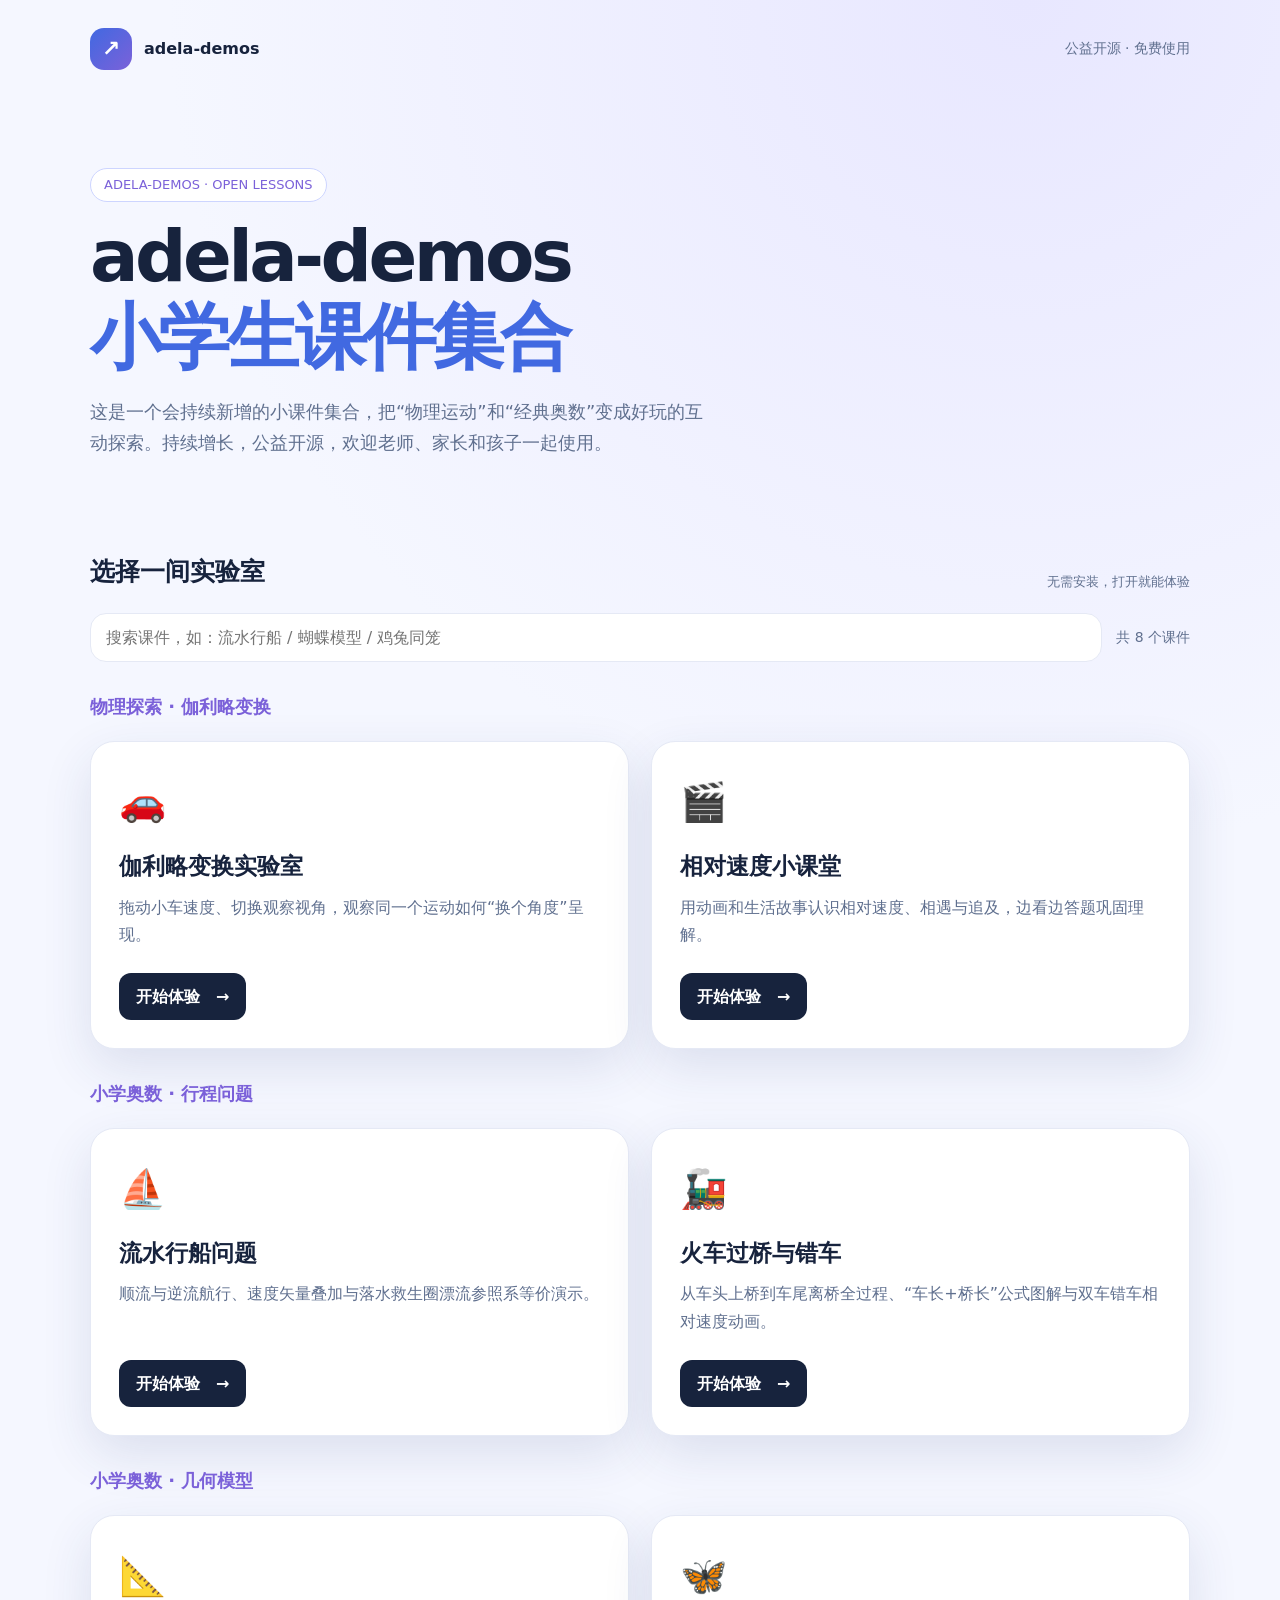
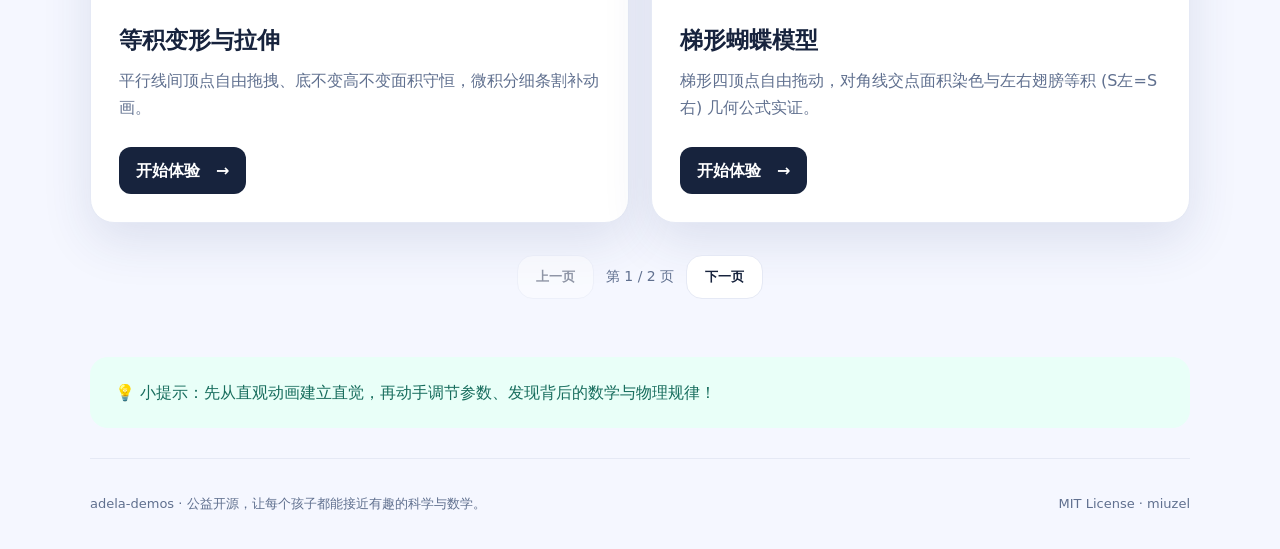
<file: viewer.html>
<!doctype html>
<html lang="zh-CN">
<head>
  <meta charset="UTF-8">
  <meta name="viewport" content="width=device-width, initial-scale=1">
  <meta name="description" content="adela-demos 课件 viewer">
  <title>adela-demos · 课件</title>
  <style>
    :root { --ink: #17233d; --line: #e5e9f5; --blue: #4169e1; }
    * { box-sizing: border-box; }
    html, body { height: 100%; }
    body { margin: 0; color: var(--ink); font-family: "PingFang SC", "Microsoft YaHei", system-ui, sans-serif; overflow: hidden; }
    .viewer-bar {
      height: 58px; display: flex; align-items: center; gap: 16px; padding: 0 18px;
      border-bottom: 1px solid var(--line); background: #fff; position: sticky; top: 0; z-index: 1;
    }
    .back { min-height: 44px; display: inline-flex; align-items: center; color: var(--blue); font-weight: 700; text-decoration: none; white-space: nowrap; }
    .title { flex: 1; min-width: 0; margin: 0; overflow: hidden; text-overflow: ellipsis; white-space: nowrap; text-align: right; font-size: 16px; }
    .demo-frame { display: block; width: 100%; height: calc(100vh - 58px); border: 0; }
    @media (max-width: 520px) {
      .viewer-bar { height: 62px; gap: 8px; padding: 0 10px; }
      .back { font-size: 14px; }
      .title { font-size: 14px; }
      .demo-frame { height: calc(100vh - 62px); }
    }
  </style>
</head>
<body>
  <header class="viewer-bar">
    <a class="back" href="./index.html">← 返回集合首页</a>
    <h1 class="title" id="demoTitle">adela-demos</h1>
  </header>
  <iframe class="demo-frame" id="demoFrame" title="课件内容" aria-label="课件内容"></iframe>
  <script>
    (() => {
      const params = new URLSearchParams(window.location.search);
      const rawSrc = params.get('src');
      const rawTitle = params.get('title');
      const home = './index.html';

      // Only permit same-origin relative URLs; this also blocks javascript:/data: URLs.
      let src;
      try {
        const candidate = new URL(rawSrc || '', window.location.href);
        if (!rawSrc || candidate.origin !== window.location.origin || candidate.protocol !== window.location.protocol) throw new Error('invalid source');
        src = candidate.href;
      } catch (_) {
        window.location.replace(home);
        return;
      }

      const title = (rawTitle || '').replace(/[\u0000-\u001f\u007f]/g, '').trim().slice(0, 120) || 'adela-demos';
      const titleNode = document.querySelector('#demoTitle');
      const frame = document.querySelector('#demoFrame');
      titleNode.textContent = title;
      document.title = `adela-demos · ${title}`;
      frame.title = title;
      frame.setAttribute('aria-label', title);
      frame.src = src;
    })();
  </script>
</body>
</html>
</file>
<file: demos/galileo-lab/styles.css>
:root{--ink:#20243b;--muted:#737994;--line:#e7e9f2;--lav:#7667f5;--lav-soft:#f0eeff;--blue:#55a5ee;--orange:#f6a15b;--bg:#f8f9fc}*{box-sizing:border-box}body{margin:0;background:var(--bg);color:var(--ink);font:14px/1.6 Inter,"PingFang SC","Microsoft Yahei",sans-serif}.app-shell{max-width:1180px;margin:auto;padding:30px 40px 24px}.topbar{display:flex;justify-content:space-between;align-items:center}.brand{display:flex;gap:12px;align-items:center}.brand-mark{width:38px;height:38px;border-radius:12px;background:#6960eb;color:#fff;display:grid;place-items:center;font-size:24px;box-shadow:0 7px 16px #756af54d}.eyebrow,.section-kicker{font-size:10px;letter-spacing:1.7px;color:var(--lav);font-weight:800;margin:0;text-transform:uppercase}.brand h1{font-size:19px;margin:-1px 0 0;letter-spacing:-.5px}.top-actions{display:flex;align-items:center;gap:9px;color:var(--muted);font-size:12px}.live-dot{width:7px;height:7px;background:#65d1a1;border-radius:50%;box-shadow:0 0 0 4px #65d1a124}.icon-btn{border:0;background:#fff;color:#727890;border-radius:9px;font-size:21px;width:34px;height:34px;cursor:pointer;margin-left:10px}.hero{display:flex;justify-content:space-between;align-items:center;padding:65px 18px 47px 0}.hero h2{font-size:45px;line-height:1.17;letter-spacing:-2px;margin:12px 0 14px}.hero h2 em{font-style:normal;color:var(--lav)}.hero p{color:var(--muted);max-width:430px;margin:0;font-size:15px}.pill{font-size:10px;color:var(--lav);background:var(--lav-soft);padding:7px 12px;border-radius:20px;font-weight:800;letter-spacing:1.3px}.hero-orbit{width:170px;height:170px;border:1px dashed #d8d4ff;border-radius:50%;position:relative;margin-right:90px}.hero-orbit:before,.hero-orbit:after{content:"";position:absolute;border:1px solid #eeeaff;border-radius:50%;inset:24px}.hero-orbit:after{inset:50px}.orbit-core{position:absolute;inset:64px;border-radius:50%;background:#fff;display:grid;place-items:center;color:var(--lav);font:italic 30px Georgia;box-shadow:0 9px 30px #776bf525}.orbit-dot{position:absolute;width:13px;height:13px;border-radius:50%;background:var(--lav)}.dot-a{top:22px;left:30px}.dot-b{right:17px;top:77px;background:var(--orange)}.dot-c{bottom:20px;left:56px;background:var(--blue)}.tabs{display:flex;gap:8px;border-bottom:1px solid var(--line);margin-bottom:25px}.tab{padding:13px 18px;background:none;border:0;color:#8a90a5;cursor:pointer;font-weight:700}.tab.active{color:var(--lav);border-bottom:2px solid var(--lav)}.panel{background:#fff;border:1px solid var(--line);border-radius:18px;padding:28px;box-shadow:0 8px 28px #31375d09}.tab-panel{display:none}.tab-panel.active{display:block}.section-heading{display:flex;justify-content:space-between;align-items:flex-start;margin-bottom:23px}.section-heading h3{font-size:22px;margin:3px 0 0;letter-spacing:-.5px}.formula-chip{color:#6258d9;background:#f2f0ff;padding:9px 14px;border-radius:9px;font-weight:700}.lab-grid{display:grid;grid-template-columns:1fr 260px;gap:20px}.stage-card,.control-card{border:1px solid var(--line);border-radius:14px}.stage-card{overflow:hidden}.stage-top{display:flex;justify-content:space-between;padding:14px 17px;border-bottom:1px solid var(--line)}.legend{display:flex;gap:19px;color:var(--muted);font-size:12px}.legend i,.readout-dot{display:inline-block;width:8px;height:8px;border-radius:50%;margin-right:6px}.blue{background:var(--blue)}.orange{background:var(--orange)}.purple{background:var(--lav)}.timer{font:12px monospace;color:var(--lav);background:var(--lav-soft);padding:3px 8px;border-radius:5px}.stage{height:255px;position:relative;background:linear-gradient(180deg,#fbfcff 0,#f6f5ff 100%);padding-top:28px}.sky-glow{pointer-events:none;position:absolute;width:310px;height:130px;background:#e9e7ff;border-radius:50%;filter:blur(30px);top:-60px;left:24%;opacity:.7}.track-label{position:absolute;top:12px;left:18px;font-size:11px;color:#979bb0}.road{position:absolute;left:7%;right:7%;top:112px;height:79px;border-bottom:2px solid #c9cada;background:linear-gradient(#eef0f9 0 47%,#fff 47% 100%)}.road:before{content:"";position:absolute;left:-8px;right:-8px;top:15px;border-top:1px dashed #c5c8d8}.road-line{position:absolute;left:0;right:0;top:45px;border-top:2px dashed #d3d5e3}.vehicle{position:absolute;bottom:10px;width:62px;height:27px;border-radius:8px 10px 5px 5px;color:white;display:flex;align-items:center;gap:4px;padding:4px 7px;transition:left .2s linear;box-shadow:0 5px 10px #31375d20}.vehicle:after{content:"";position:absolute;bottom:-7px;left:10px;width:12px;height:12px;border-radius:50%;background:#44465c;box-shadow:49px 0 #44465c}.blue-car{left:27%;background:var(--blue)}.orange-car{left:53%;background:var(--orange)}.vehicle b{font-size:10px}.vehicle small{position:absolute;top:-23px;left:2px;color:#65708d;white-space:nowrap;font-size:10px;background:#fff;padding:2px 5px;border-radius:4px}.car-face{font-size:11px}.axis{position:absolute;bottom:17px;left:7%;right:7%;display:flex;justify-content:space-between;color:#a4a8b9;font-size:10px}.frame-readouts{display:grid;grid-template-columns:1fr 1fr;border-top:1px solid var(--line)}.readout{padding:15px 18px;display:flex;gap:7px}.readout+ .readout{border-left:1px solid var(--line)}.readout small{color:var(--muted);display:block;font-size:11px}.readout strong{font-size:17px}.control-card{padding:20px 18px}.control-title{font-size:15px;font-weight:800;display:flex;justify-content:space-between;margin-bottom:23px}.sparkle{color:var(--lav)}label{display:block;font-size:12px;font-weight:700;color:#555b76;margin:17px 0}output{float:right;color:var(--lav);font-family:monospace}input[type=range]{width:100%;accent-color:var(--lav);margin-top:9px}.direction-hint{display:flex;justify-content:space-between;color:#aaaec0;font-size:10px;margin-top:-15px}.divider{border-top:1px solid var(--line);margin:22px 0}.control-row{display:flex;justify-content:space-between;align-items:center;font-size:12px;font-weight:700}.play-btn{border:0;background:var(--lav);color:#fff;border-radius:50%;width:35px;height:35px;cursor:pointer}.ghost-btn{border:1px solid #dddafa;background:#faf9ff;color:var(--lav);width:100%;padding:10px;border-radius:8px;margin-top:18px;cursor:pointer;font-weight:700}.ghost-btn span{float:right}.tip{font-size:11px;color:#979bad;line-height:1.5;margin-bottom:0}.equation-card{display:flex;gap:15px;background:#f8f7ff;margin-top:20px;border-radius:12px;padding:18px 20px;color:#646982}.equation-icon{font-size:23px}.equation-card p{margin:2px 0 7px}.big-equation{color:var(--lav);font-size:20px;font-weight:800;letter-spacing:.5px}.equation-card small{font-size:11px;color:#9498ad}.concept-grid{display:grid;grid-template-columns:repeat(3,1fr);gap:14px}.concept-card{border:1px solid var(--line);padding:19px;border-radius:12px;background:#fcfcff;min-height:145px}.concept-card .num{color:var(--lav);font-size:12px;font-weight:800}.concept-card h4{margin:8px 0 4px;font-size:17px}.concept-card p{margin:0;color:var(--muted);font-size:12px}.concept-card .example{margin-top:11px;background:#f2f5ff;padding:6px 9px;border-radius:6px;font-size:11px;color:#627197}.problem-grid{display:grid;grid-template-columns:1fr 1fr;gap:18px}.problem-card{padding:22px;border-radius:14px}.meet{background:#f1f8ff}.chase{background:#fff5e9}.problem-icon{font-size:25px}.problem-card h4{font-size:19px;margin:4px 0}.problem-card p{color:var(--muted);font-size:12px}.problem-formula{font-weight:800;color:#5b66a0;font-size:13px;margin:15px 0}.chase .problem-formula{color:#aa754a}.mini-solver{background:#fff;border-radius:9px;padding:12px}.mini-solver label{display:inline-block;margin:0 8px 8px 0;font-weight:500}.mini-solver input{width:55px;border:1px solid #dfe2ed;border-radius:5px;padding:4px}.answer{color:#68718f;font-size:12px;padding-top:7px;border-top:1px solid #eee}.answer b{color:var(--lav)}.steps{display:flex;justify-content:space-around;color:var(--muted);background:#fafafd;padding:15px;margin-top:18px;border-radius:9px;font-size:12px;font-weight:700}footer{display:flex;justify-content:space-between;color:#a1a5b6;font-size:11px;padding:20px 3px}.hidden{display:none}.bird{position:absolute;z-index:2;top:72px;left:42%;font-size:23px;transition:left .2s linear;white-space:nowrap}.bird small{font-size:10px;color:#7e8398;background:#fff;padding:2px 5px;border-radius:4px;vertical-align:middle}.velocity-arrow{position:absolute;left:100%;top:12px;width:28px;border-top:2px solid #7c73ee}.velocity-arrow:after{content:'›';position:absolute;right:-4px;top:-11px;color:#7c73ee;font-size:18px;font-style:normal}.orange-car .velocity-arrow{border-color:#e08a4c}.orange-car .velocity-arrow:after{color:#e08a4c}.observer-eye{position:absolute;z-index:5;transform:translateX(-50%);font-size:17px;transition:left .2s linear,top .2s linear;filter:drop-shadow(0 2px 2px #4e4d7a33)}.frame-switcher{position:relative;z-index:10;display:flex;align-items:center;gap:7px;padding:11px 16px;background:#fafaff;border-bottom:1px solid var(--line);color:#7c829b;font-size:11px}.frame-btn{border:1px solid #e0defa;background:#fff;color:#7168dd;border-radius:7px;padding:5px 10px;cursor:pointer;font-size:11px;font-weight:700}.frame-btn.active{background:var(--lav);border-color:var(--lav);color:#fff}.frame-help{margin-left:auto;color:#969aae}.concept-bubble{position:absolute;z-index:3;left:18px;top:43px;background:#fff;border:1px solid #e1defd;border-radius:9px;padding:7px 10px;color:#737994;font-size:10px;box-shadow:0 5px 15px #4b438514}.concept-bubble b{color:var(--lav)}.stage-equation{position:absolute;right:18px;top:14px;color:var(--lav);font:700 11px monospace;background:#fff;padding:5px 8px;border-radius:5px;border:1px solid #ebe9ff}@media(max-width:800px){.app-shell{padding:22px 15px}.hero{padding:42px 0 30px}.hero h2{font-size:35px}.hero-orbit{margin-right:15px;transform:scale(.75)}.lab-grid,.problem-grid{grid-template-columns:1fr}.concept-grid{grid-template-columns:1fr 1fr}.section-heading{gap:10px}.formula-chip{font-size:11px}.stage{height:230px}}@media(max-width:520px){.hero-orbit{display:none}.concept-grid{grid-template-columns:1fr}.frame-readouts{grid-template-columns:1fr}.readout+.readout{border-left:0;border-top:1px solid var(--line)}.steps{flex-direction:column;gap:8px}footer{flex-direction:column;gap:5px}}
</file>
